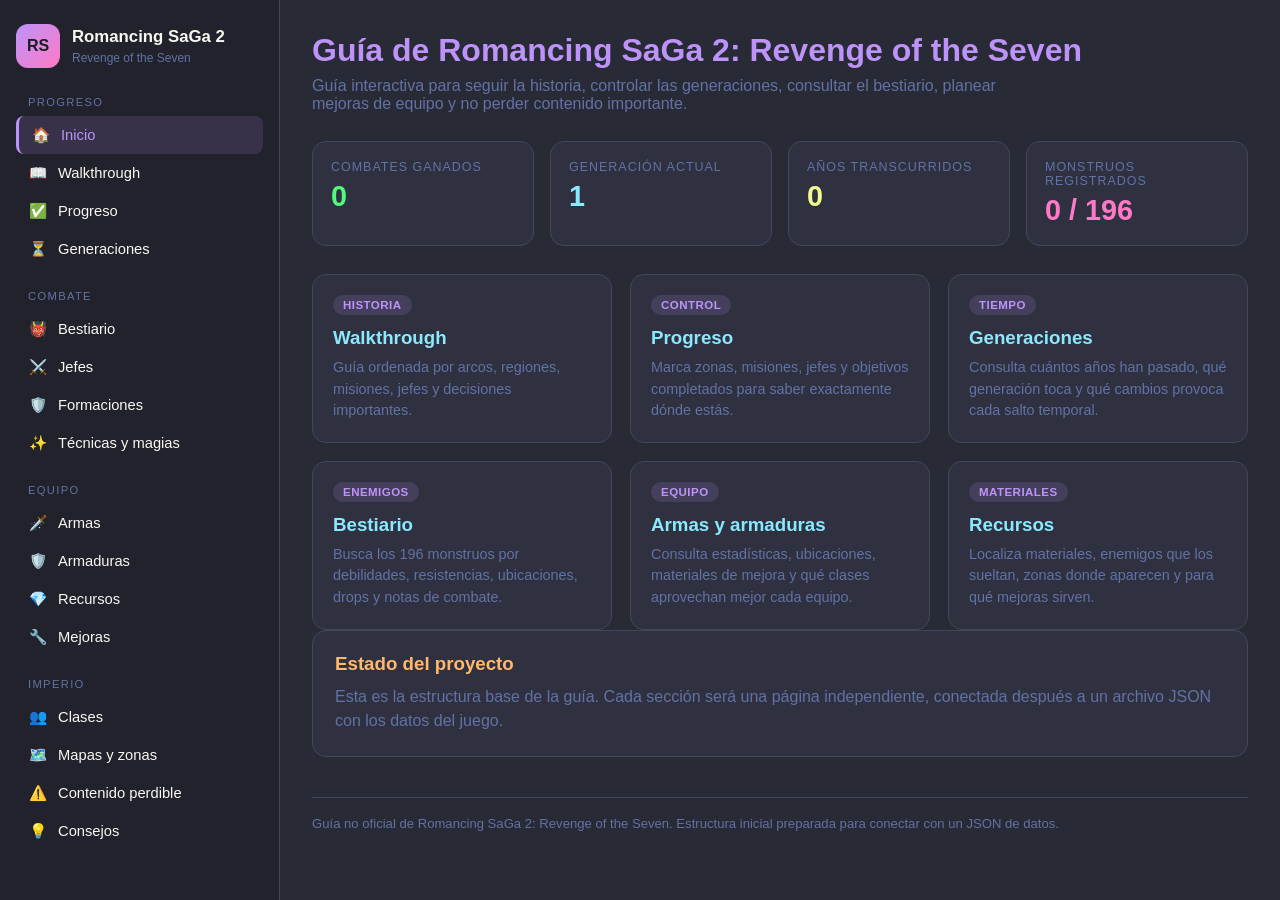
<file: index.html>
<!DOCTYPE html>
<html lang="es">
<head>
  <meta charset="UTF-8" />
  <meta name="viewport" content="width=device-width, initial-scale=1.0" />
  <title>Romancing SaGa 2: Revenge of the Seven — Guía</title>
  <link rel="stylesheet" href="CSS/styles.css" />
</head>

<body>
  <div class="layout">
    <aside class="sidebar">
      <div class="brand">
        <div class="brand-icon">RS</div>
        <div>
          <h1>Romancing SaGa 2</h1>
          <span>Revenge of the Seven</span>
        </div>
      </div>

      <nav>
        <div class="nav-group">
          <p class="nav-title">Progreso</p>
          <a class="nav-link active" href="index.html">
            <span class="nav-icon">🏠</span> Inicio
          </a>
          <a class="nav-link" href="walkthrough.html">
            <span class="nav-icon">📖</span> Walkthrough
          </a>
          <a class="nav-link" href="progreso.html">
            <span class="nav-icon">✅</span> Progreso
          </a>
          <a class="nav-link" href="generaciones.html">
            <span class="nav-icon">⏳</span> Generaciones
          </a>
        </div>

        <div class="nav-group">
          <p class="nav-title">Combate</p>
          <a class="nav-link" href="bestiario.html">
            <span class="nav-icon">👹</span> Bestiario
          </a>
          <a class="nav-link" href="jefes.html">
            <span class="nav-icon">⚔️</span> Jefes
          </a>
          <a class="nav-link" href="formaciones.html">
            <span class="nav-icon">🛡️</span> Formaciones
          </a>
          <a class="nav-link" href="tecnicas.html">
            <span class="nav-icon">✨</span> Técnicas y magias
          </a>
        </div>

        <div class="nav-group">
          <p class="nav-title">Equipo</p>
          <a class="nav-link" href="armas.html">
            <span class="nav-icon">🗡️</span> Armas
          </a>
          <a class="nav-link" href="armaduras.html">
            <span class="nav-icon">🛡️</span> Armaduras
          </a>
          <a class="nav-link" href="recursos.html">
            <span class="nav-icon">💎</span> Recursos
          </a>
          <a class="nav-link" href="mejoras.html">
            <span class="nav-icon">🔧</span> Mejoras
          </a>
        </div>

        <div class="nav-group">
          <p class="nav-title">Imperio</p>
          <a class="nav-link" href="clases.html">
            <span class="nav-icon">👥</span> Clases
          </a>
          <a class="nav-link" href="mapas.html">
            <span class="nav-icon">🗺️</span> Mapas y zonas
          </a>
          <a class="nav-link" href="perdible.html">
            <span class="nav-icon">⚠️</span> Contenido perdible
          </a>
          <a class="nav-link" href="consejos.html">
            <span class="nav-icon">💡</span> Consejos
          </a>
        </div>
      </nav>
    </aside>

    <main>
      <header class="page-header">
        <h2>Guía de Romancing SaGa 2: Revenge of the Seven</h2>
        <p>
          Guía interactiva para seguir la historia, controlar las generaciones,
          consultar el bestiario, planear mejoras de equipo y no perder contenido importante.
        </p>
      </header>

      <section class="stats">
        <div class="stat green">
          <div class="stat-label">Combates ganados</div>
          <div class="stat-value">0</div>
        </div>

        <div class="stat cyan">
          <div class="stat-label">Generación actual</div>
          <div class="stat-value">1</div>
        </div>

        <div class="stat yellow">
          <div class="stat-label">Años transcurridos</div>
          <div class="stat-value">0</div>
        </div>

        <div class="stat pink">
          <div class="stat-label">Monstruos registrados</div>
          <div class="stat-value">0 / 196</div>
        </div>
      </section>

      <section class="cards">
        <a class="card" href="walkthrough.html">
          <span class="card-tag">Historia</span>
          <h3>Walkthrough</h3>
          <p>
            Guía ordenada por arcos, regiones, misiones, jefes y decisiones importantes.
          </p>
        </a>

        <a class="card" href="progreso.html">
          <span class="card-tag">Control</span>
          <h3>Progreso</h3>
          <p>
            Marca zonas, misiones, jefes y objetivos completados para saber exactamente dónde estás.
          </p>
        </a>

        <a class="card" href="generaciones.html">
          <span class="card-tag">Tiempo</span>
          <h3>Generaciones</h3>
          <p>
            Consulta cuántos años han pasado, qué generación toca y qué cambios provoca cada salto temporal.
          </p>
        </a>

        <a class="card" href="bestiario.html">
          <span class="card-tag">Enemigos</span>
          <h3>Bestiario</h3>
          <p>
            Busca los 196 monstruos por debilidades, resistencias, ubicaciones, drops y notas de combate.
          </p>
        </a>

        <a class="card" href="armas.html">
          <span class="card-tag">Equipo</span>
          <h3>Armas y armaduras</h3>
          <p>
            Consulta estadísticas, ubicaciones, materiales de mejora y qué clases aprovechan mejor cada equipo.
          </p>
        </a>

        <a class="card" href="recursos.html">
          <span class="card-tag">Materiales</span>
          <h3>Recursos</h3>
          <p>
            Localiza materiales, enemigos que los sueltan, zonas donde aparecen y para qué mejoras sirven.
          </p>
        </a>
      </section>

      <section class="section">
        <h3>Estado del proyecto</h3>
        <p>
          Esta es la estructura base de la guía. Cada sección será una página independiente,
          conectada después a un archivo JSON con los datos del juego.
        </p>
      </section>

      <footer class="footer">
        Guía no oficial de Romancing SaGa 2: Revenge of the Seven. Estructura inicial preparada para conectar con un JSON de datos.
      </footer>
    </main>
  </div>
</body>
</html>
</file>
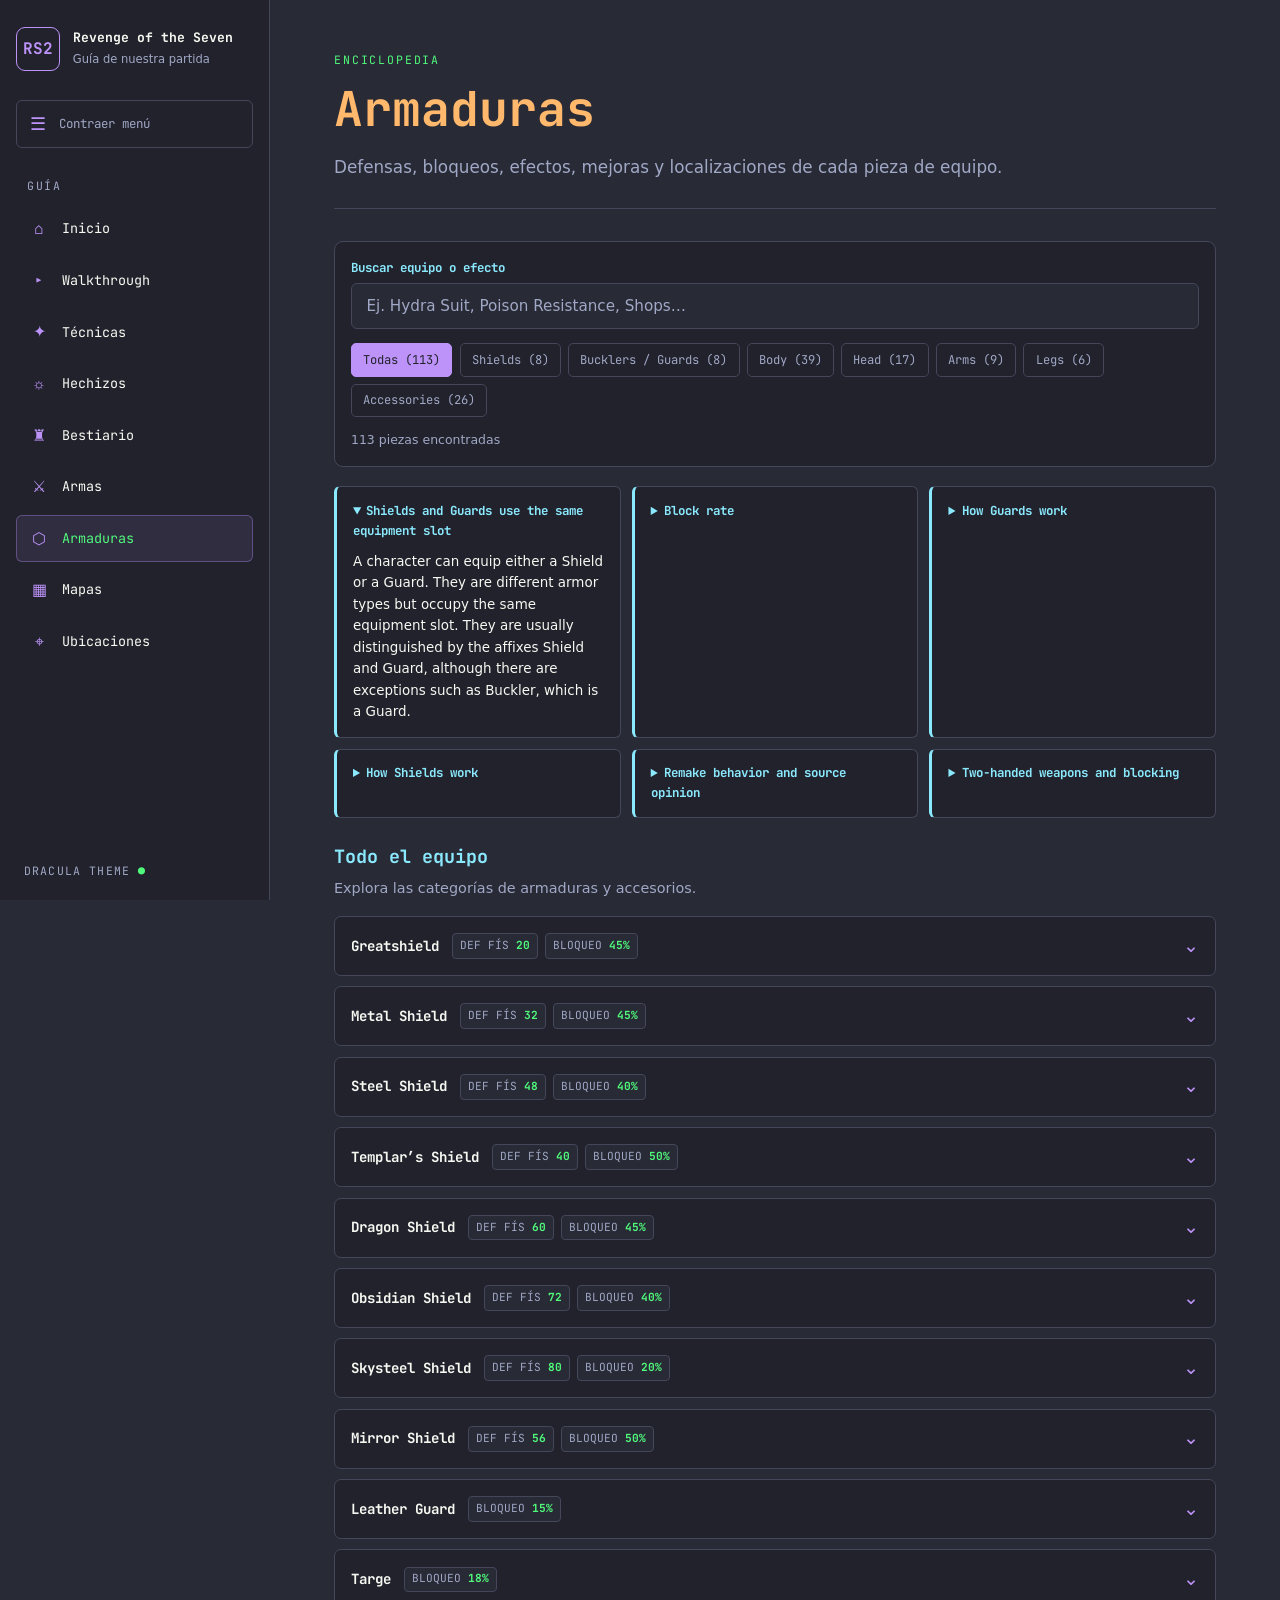
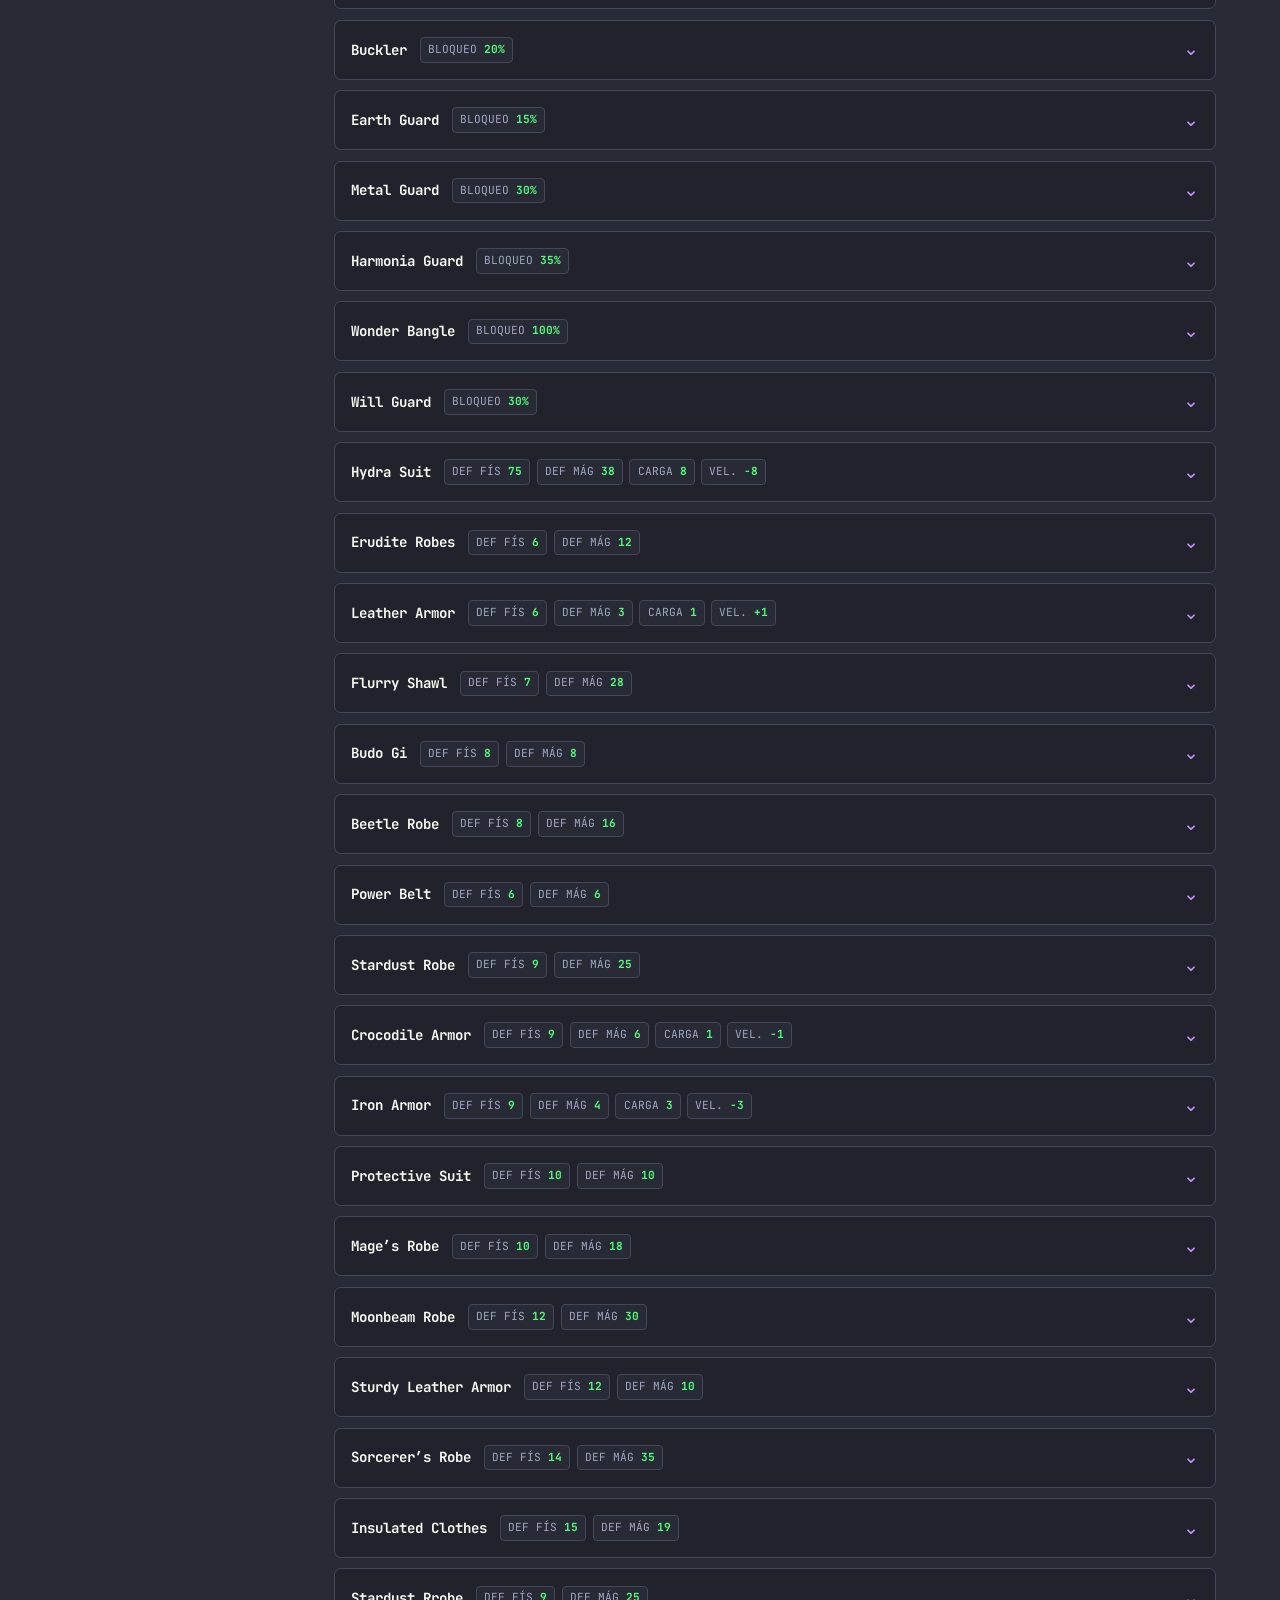
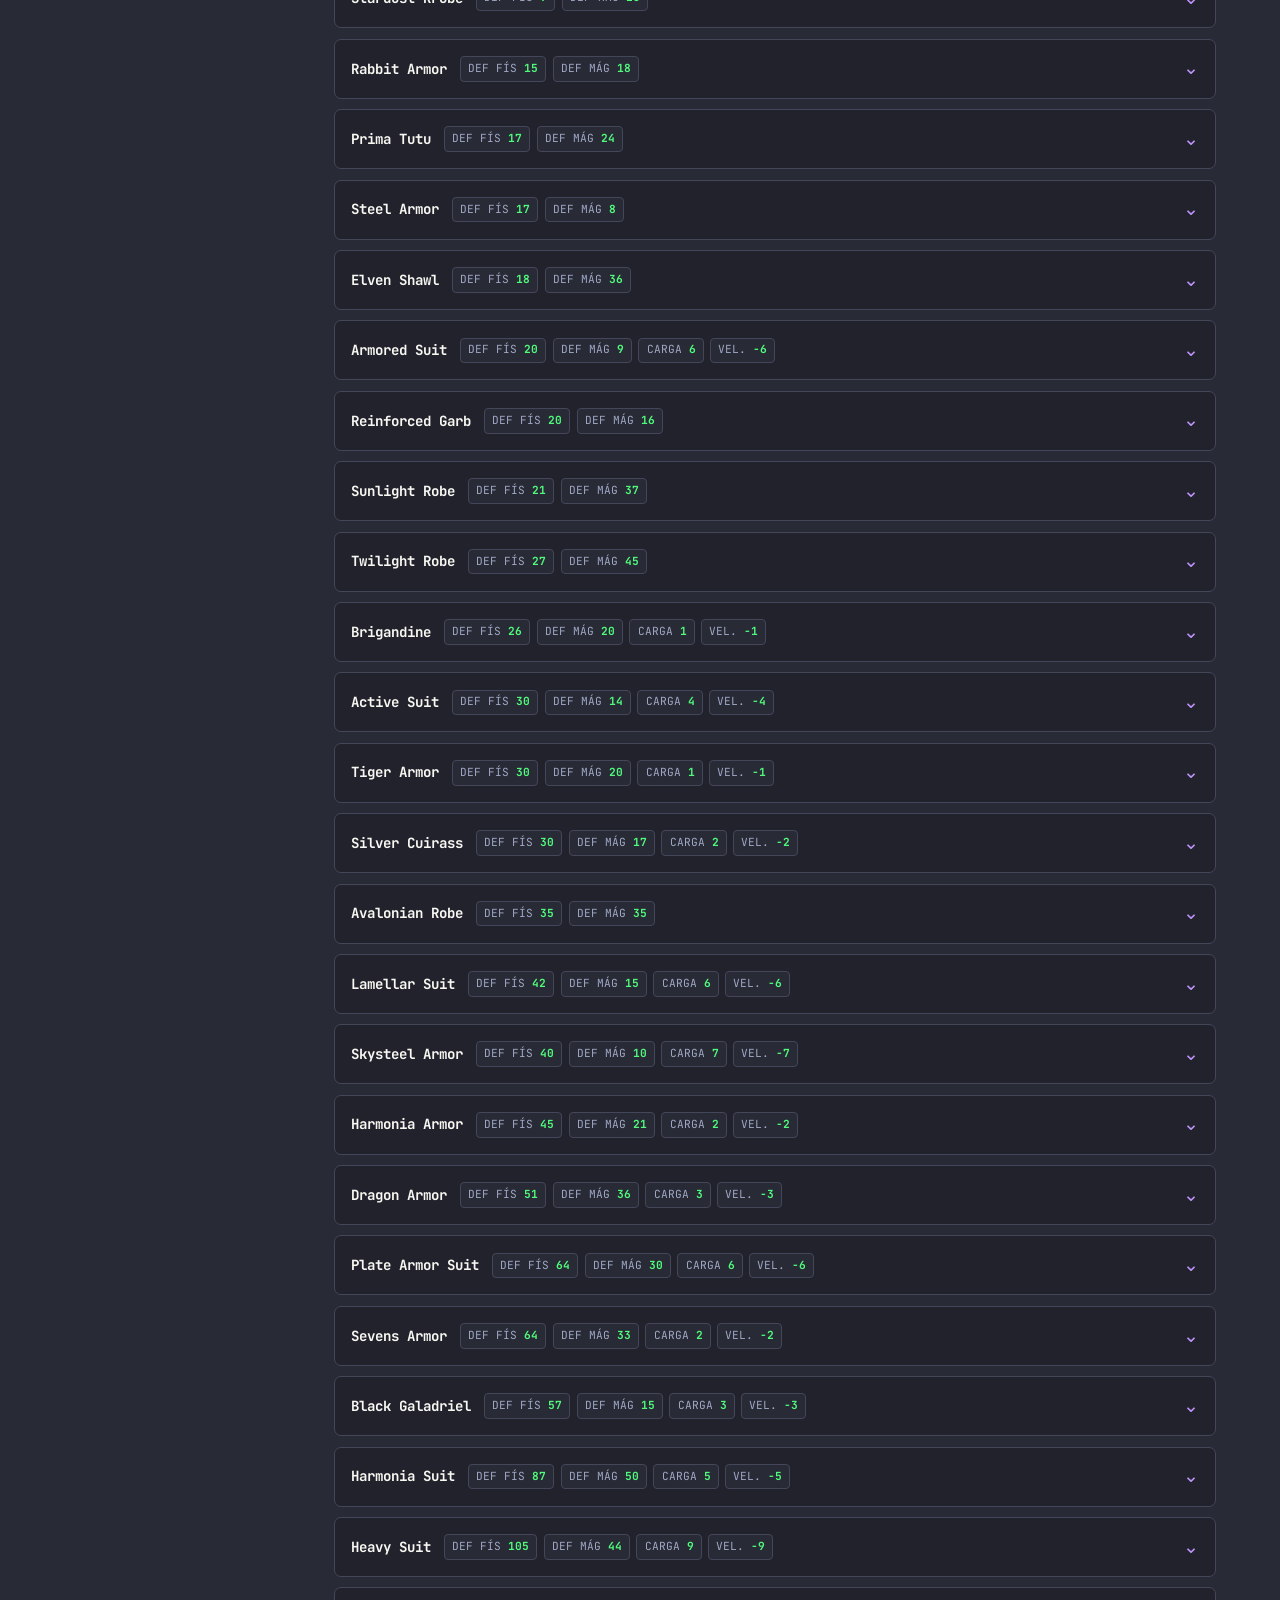
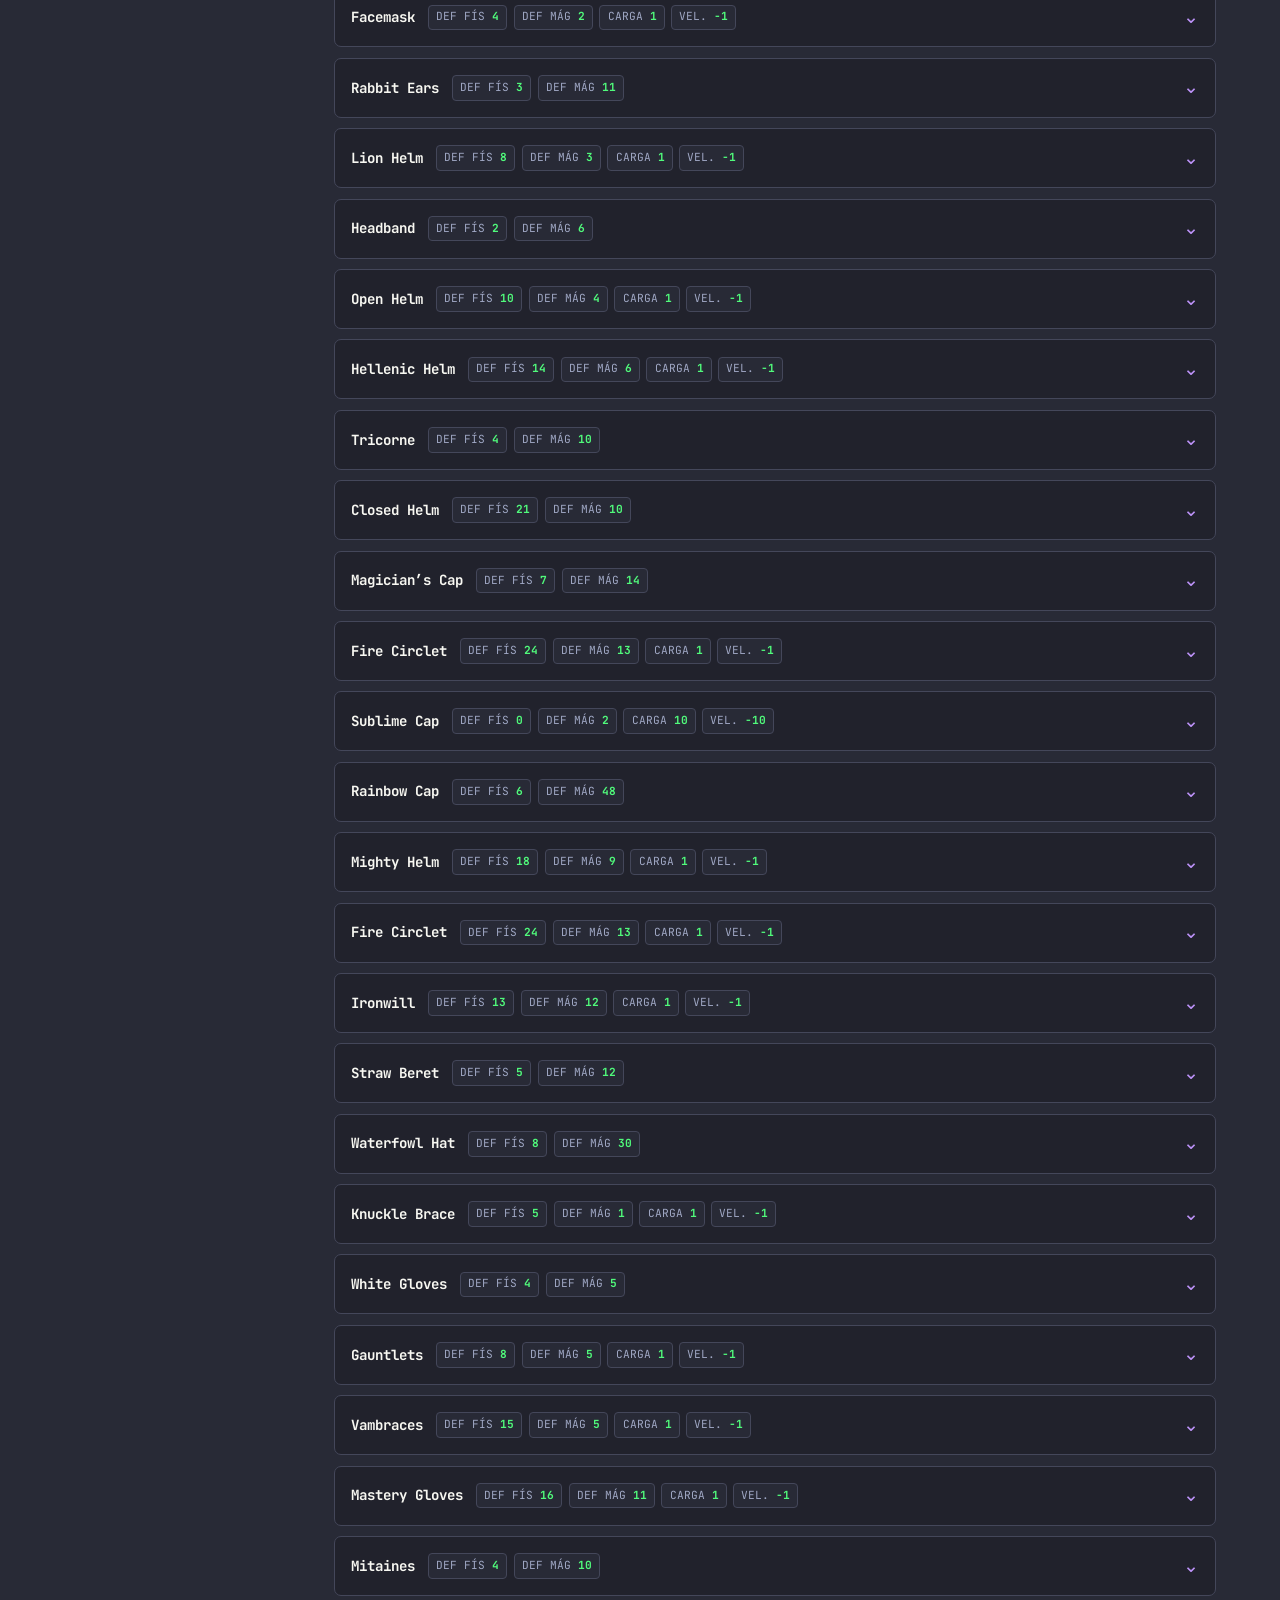
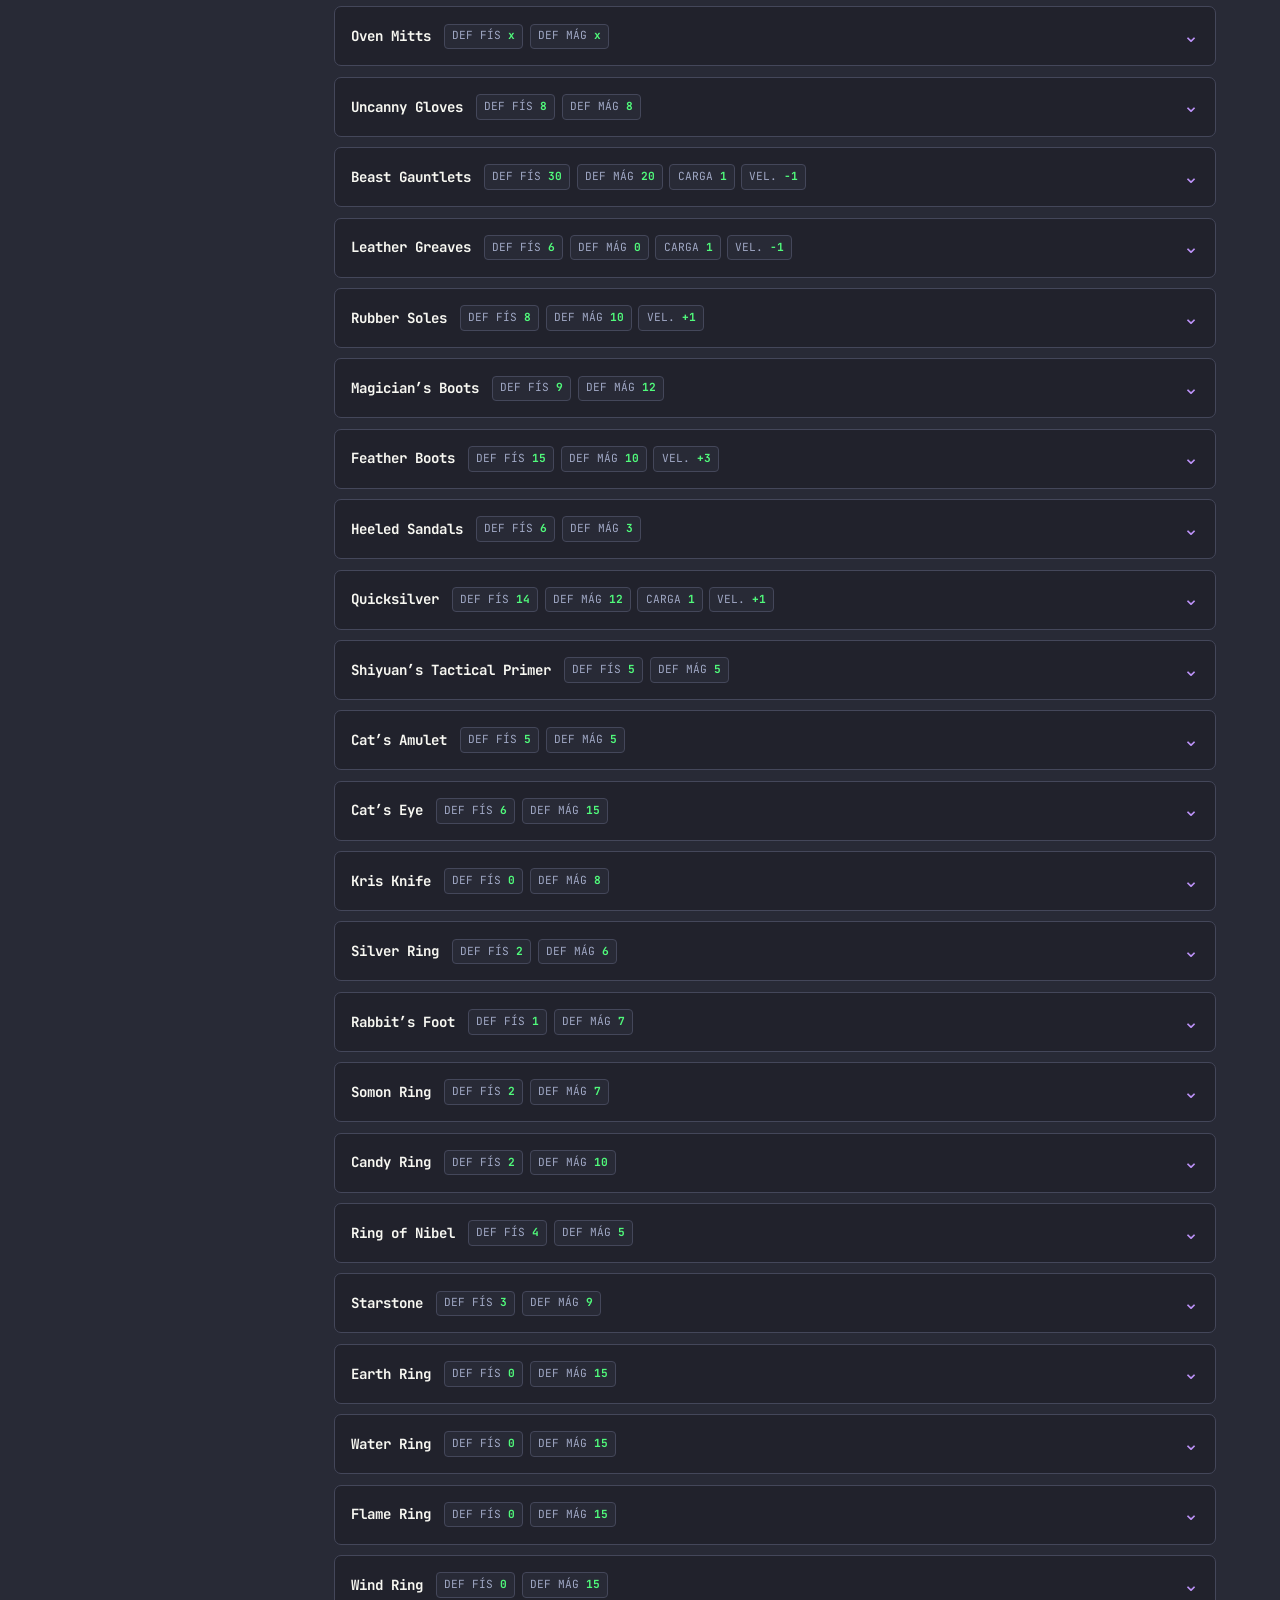
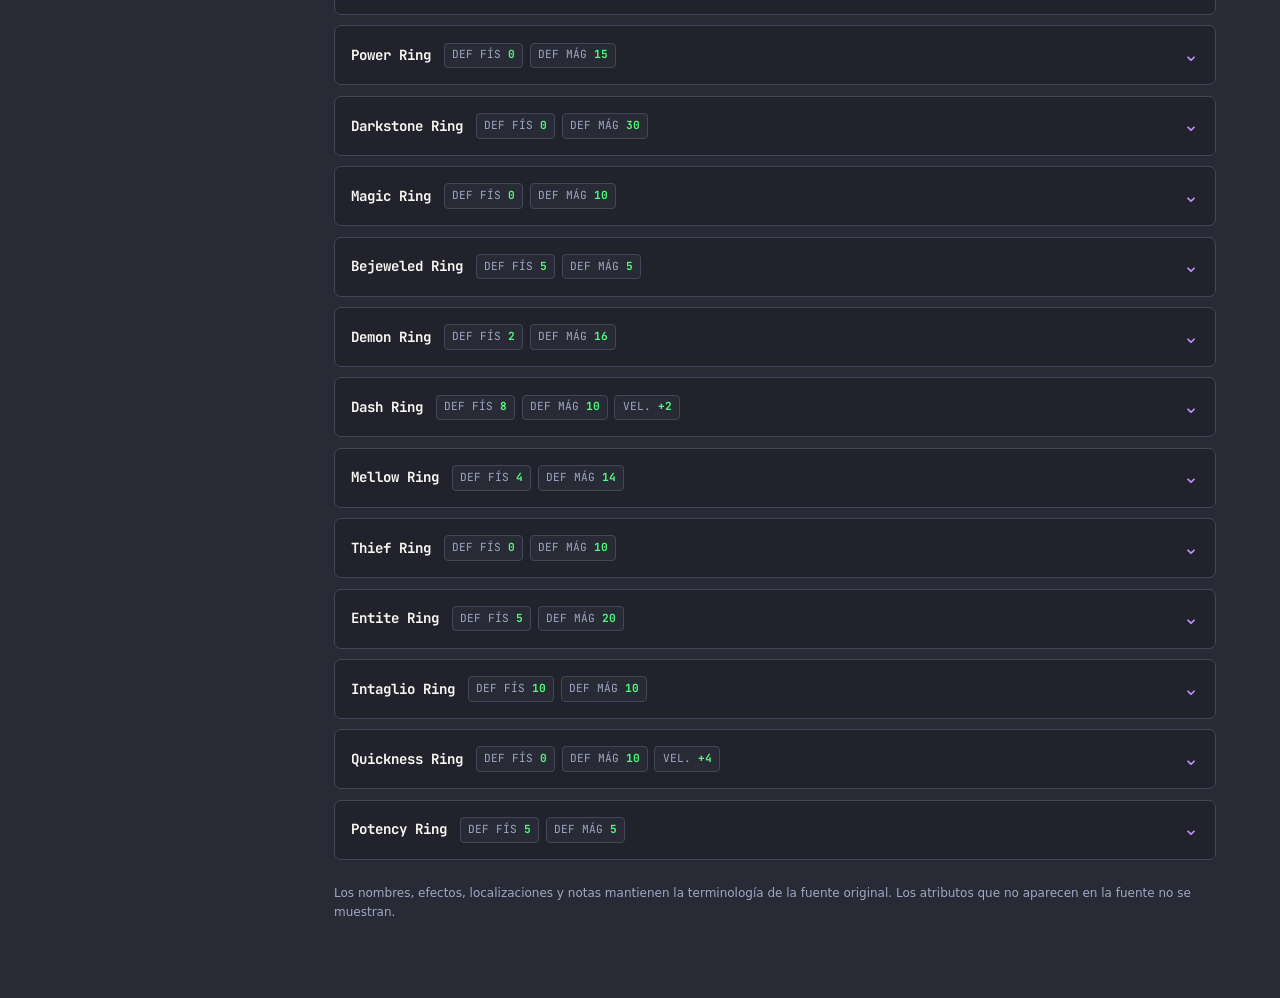
<file: armaduras.html>
<!DOCTYPE html>
<html lang="es">
<head>
  <meta charset="UTF-8">
  <meta name="viewport" content="width=device-width, initial-scale=1">
  <meta name="theme-color" content="#282a36">
  <meta name="description" content="Enciclopedia de armaduras de Romancing SaGa 2: Revenge of the Seven.">
  <title>Armaduras — Romancing SaGa 2: Revenge of the Seven</title>

  <link rel="preconnect" href="https://fonts.googleapis.com">
  <link rel="preconnect" href="https://fonts.gstatic.com" crossorigin>
  <link href="https://fonts.googleapis.com/css2?family=JetBrains+Mono:wght@400;700&display=swap" rel="stylesheet">
  <link rel="stylesheet" href="CSS/style.css">
  <link rel="stylesheet" href="CSS/armaduras.css">
  <script src="JavaScript/armaduras.js" defer></script>
  <script src="JavaScript/menu.js" defer></script>
</head>
<body>
  <input class="menu-toggle" type="checkbox" id="menu-toggle" aria-controls="site-nav" aria-label="Mostrar u ocultar el menú">

  <label class="mobile-menu-button" for="menu-toggle" aria-label="Abrir o cerrar el menú">
    ☰ MENÚ
  </label>

  <aside class="sidebar" aria-label="Menú principal">
    <a class="sidebar-brand" href="index.html">
      <span class="brand-mark">RS2</span>
      <span class="brand-copy">
        <strong>Revenge of the Seven</strong>
        <small>Guía de nuestra partida</small>
      </span>
    </a>

    <label class="sidebar-toggle" for="menu-toggle">
      <span class="toggle-icon" aria-hidden="true">☰</span>
      <span class="toggle-text">Contraer menú</span>
    </label>

    <nav class="site-nav" id="site-nav" aria-label="Secciones de la guía">
      <span class="nav-heading">GUÍA</span>
      <ul>
        <li><a href="index.html"><span class="nav-symbol" aria-hidden="true">⌂</span><span class="nav-label">Inicio</span></a></li>
        <li><a href="walkthrough.html"><span class="nav-symbol" aria-hidden="true">▸</span><span class="nav-label">Walkthrough</span></a></li>
        <li><a href="tecnicas.html"><span class="nav-symbol" aria-hidden="true">✦</span><span class="nav-label">Técnicas</span></a></li>
        <li><a href="hechizos.html"><span class="nav-symbol" aria-hidden="true">☼</span><span class="nav-label">Hechizos</span></a></li>
        <li><a href="bestiario.html"><span class="nav-symbol" aria-hidden="true">♜</span><span class="nav-label">Bestiario</span></a></li>
        <li><a href="armas.html"><span class="nav-symbol" aria-hidden="true">⚔</span><span class="nav-label">Armas</span></a></li>
        <li><a href="armaduras.html" aria-current="page"><span class="nav-symbol" aria-hidden="true">⬡</span><span class="nav-label">Armaduras</span></a></li>
        <li><a href="mapas.html"><span class="nav-symbol" aria-hidden="true">▦</span><span class="nav-label">Mapas</span></a></li>
        <li><a href="ubicaciones.html"><span class="nav-symbol" aria-hidden="true">⌖</span><span class="nav-label">Ubicaciones</span></a></li>
      </ul>
    </nav>

    <div class="sidebar-footer">DRACULA THEME <span>●</span></div>
  </aside>

  <label class="menu-backdrop" for="menu-toggle" aria-hidden="true"></label>

  <main class="page-content">
    <header class="page-header">
      <p class="eyebrow">ENCICLOPEDIA</p>
      <h1 class="site-title">Armaduras</h1>
      <p class="site-subtitle">Defensas, bloqueos, efectos, mejoras y localizaciones de cada pieza de equipo.</p>
    </header>

    <section class="armor-tools" aria-label="Buscar y filtrar armaduras">
      <label class="search-label" for="armor-search">Buscar equipo o efecto</label>
      <input id="armor-search" class="armor-search" type="search" placeholder="Ej. Hydra Suit, Poison Resistance, Shops…" autocomplete="off">

      <div class="category-tabs" id="category-tabs" role="group" aria-label="Categorías de armaduras">
        <span class="loading-message">Cargando categorías…</span>
      </div>

      <div class="results-line">
        <span id="results-count" aria-live="polite">Cargando armaduras…</span>
        <button id="clear-search" class="text-button" type="button" hidden>Limpiar búsqueda</button>
      </div>
    </section>

    <section class="general-notes" id="general-notes" aria-label="Información sobre bloqueos"></section>
    <section class="category-intro" id="category-intro" aria-live="polite"></section>

    <section class="armor-list" id="armor-list" aria-label="Listado de armaduras">
      <div class="loading-panel">Cargando el archivo de armaduras…</div>
    </section>

    <p class="data-footnote">Los nombres, efectos, localizaciones y notas mantienen la terminología de la fuente original. Los atributos que no aparecen en la fuente no se muestran.</p>
  </main>
</body>
</html>
</file>
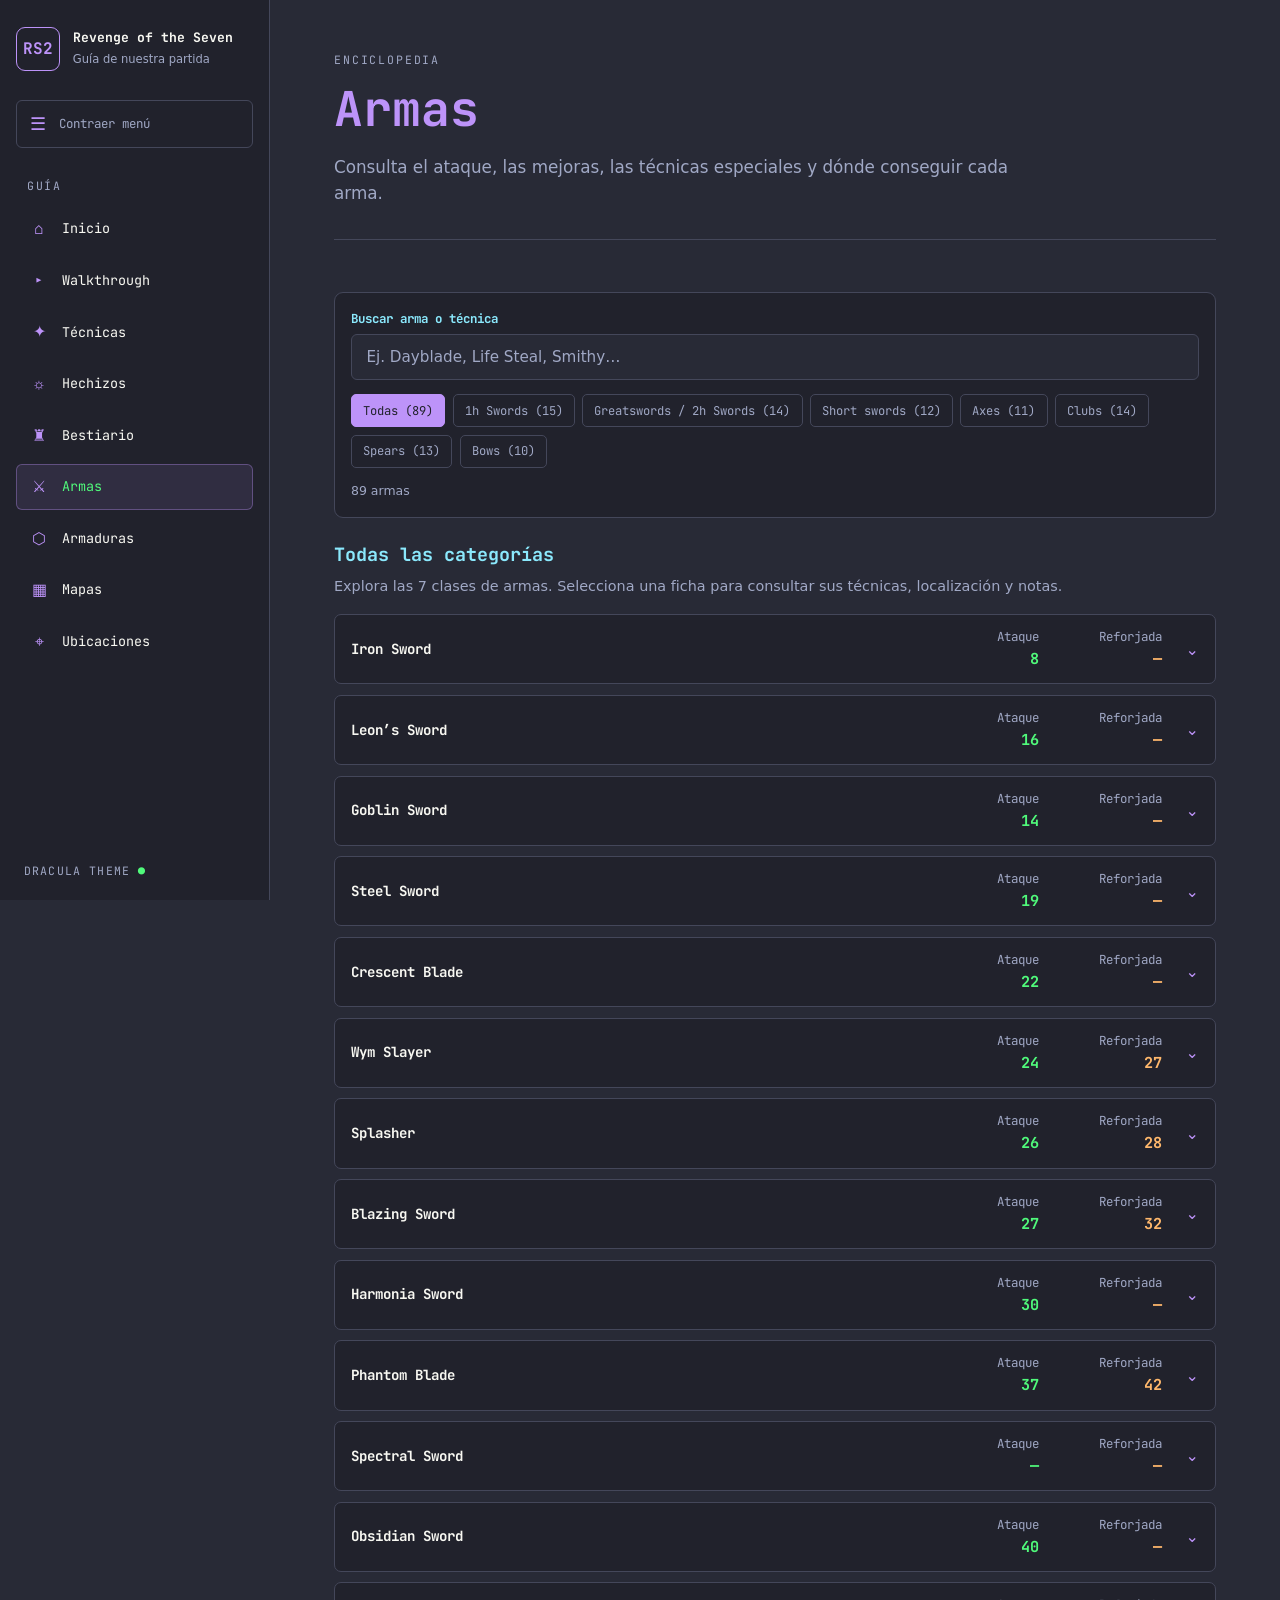
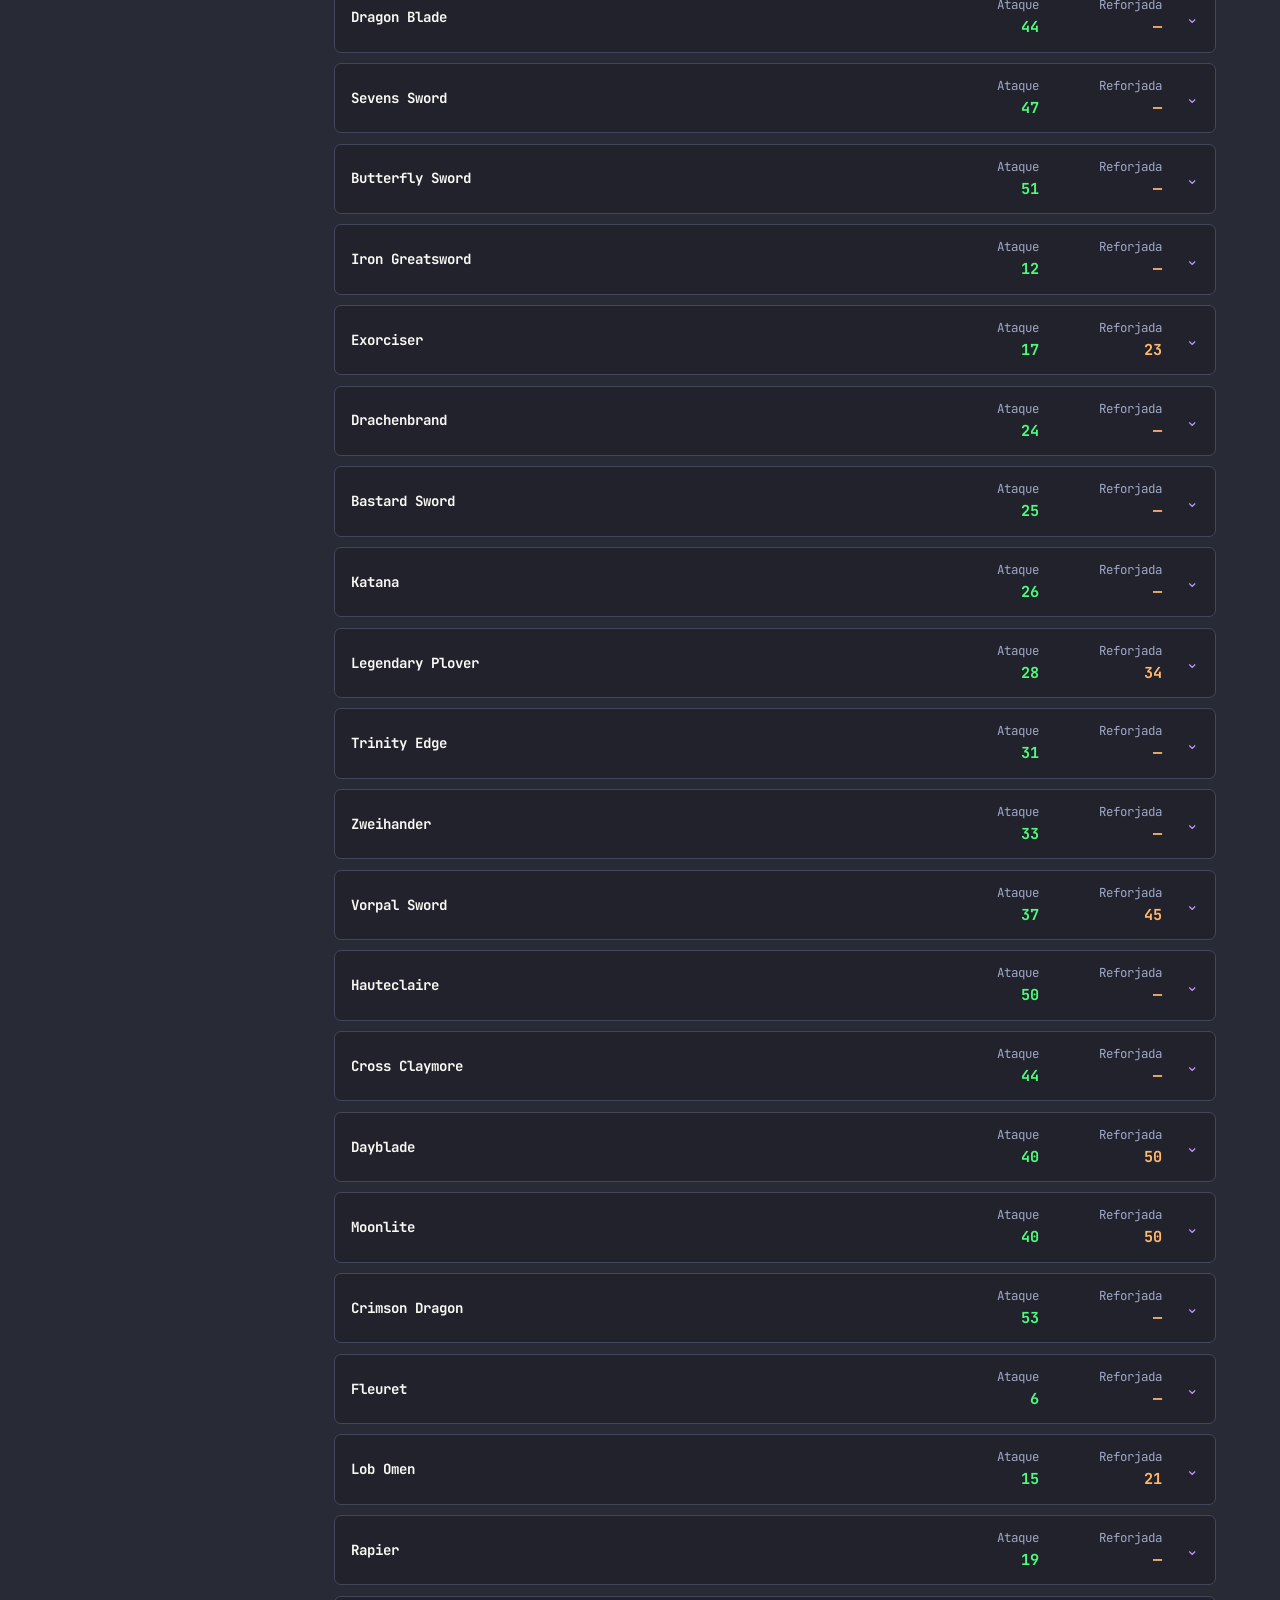
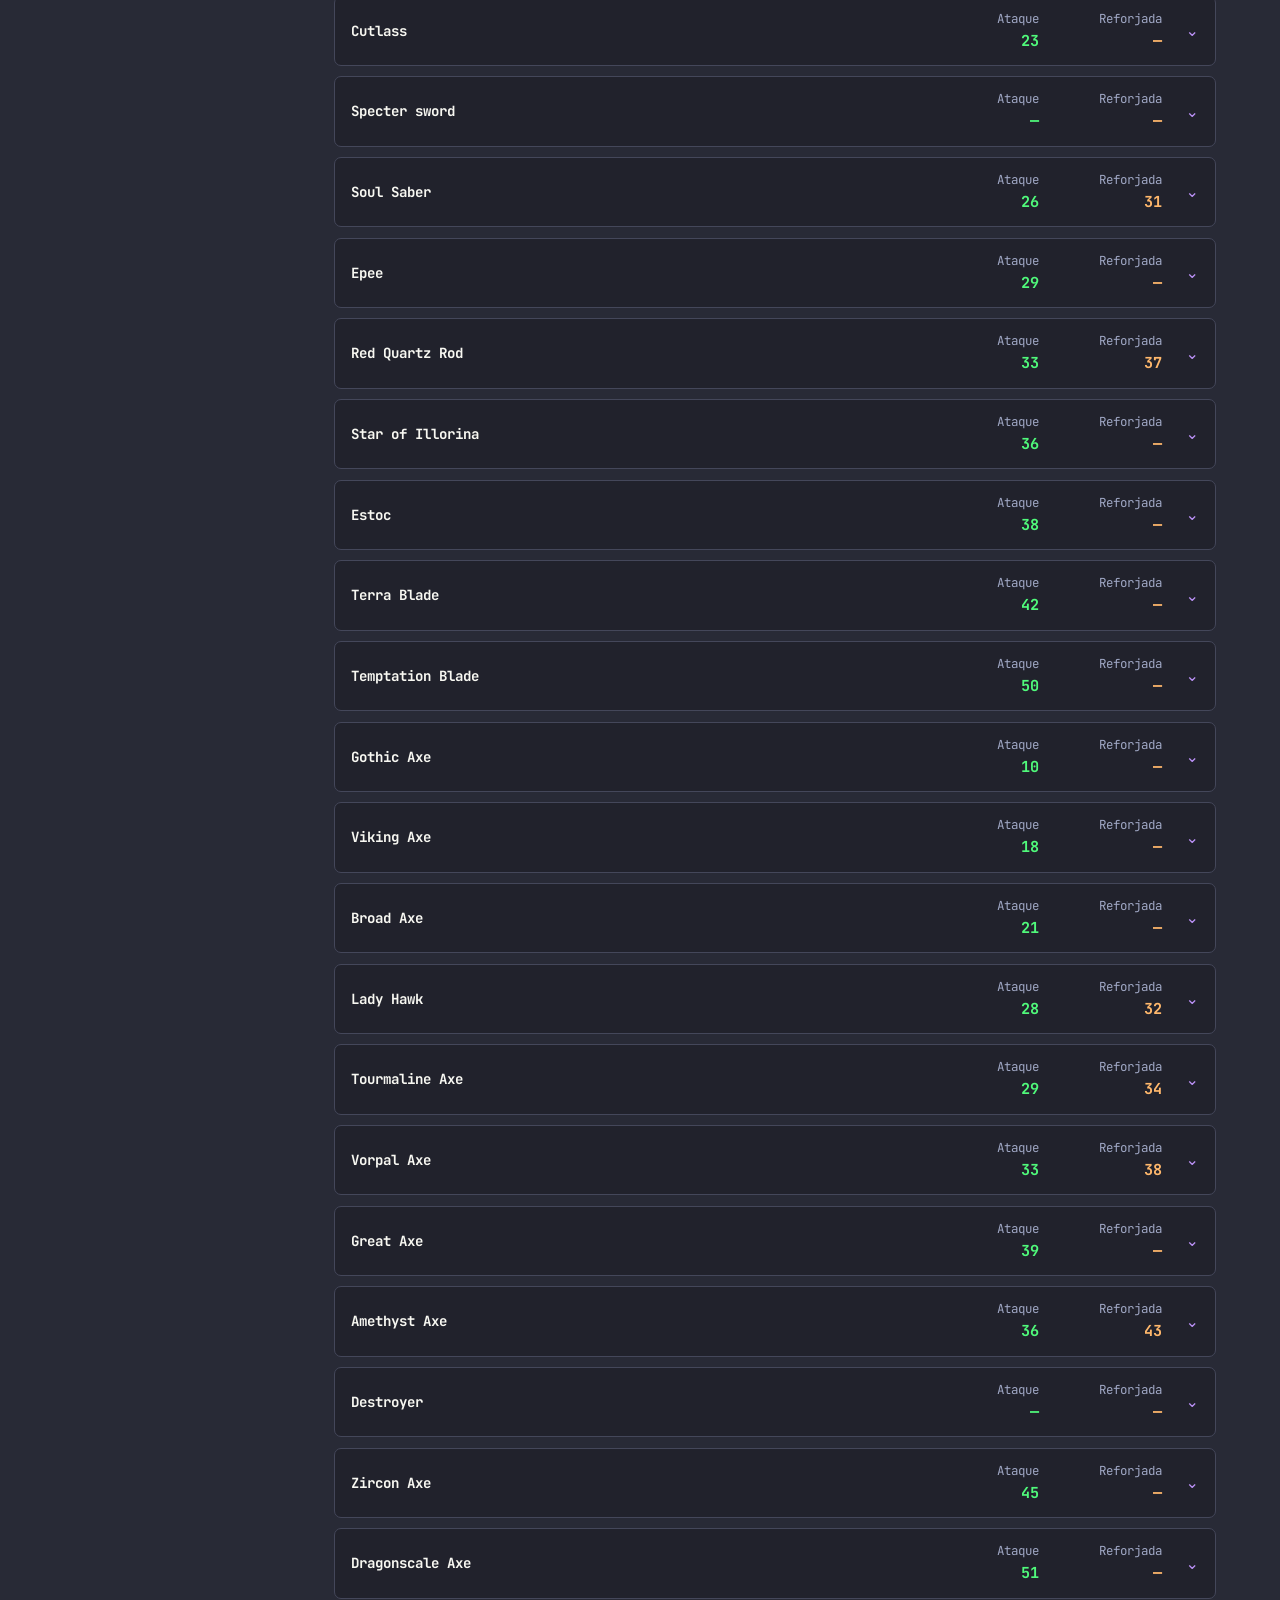
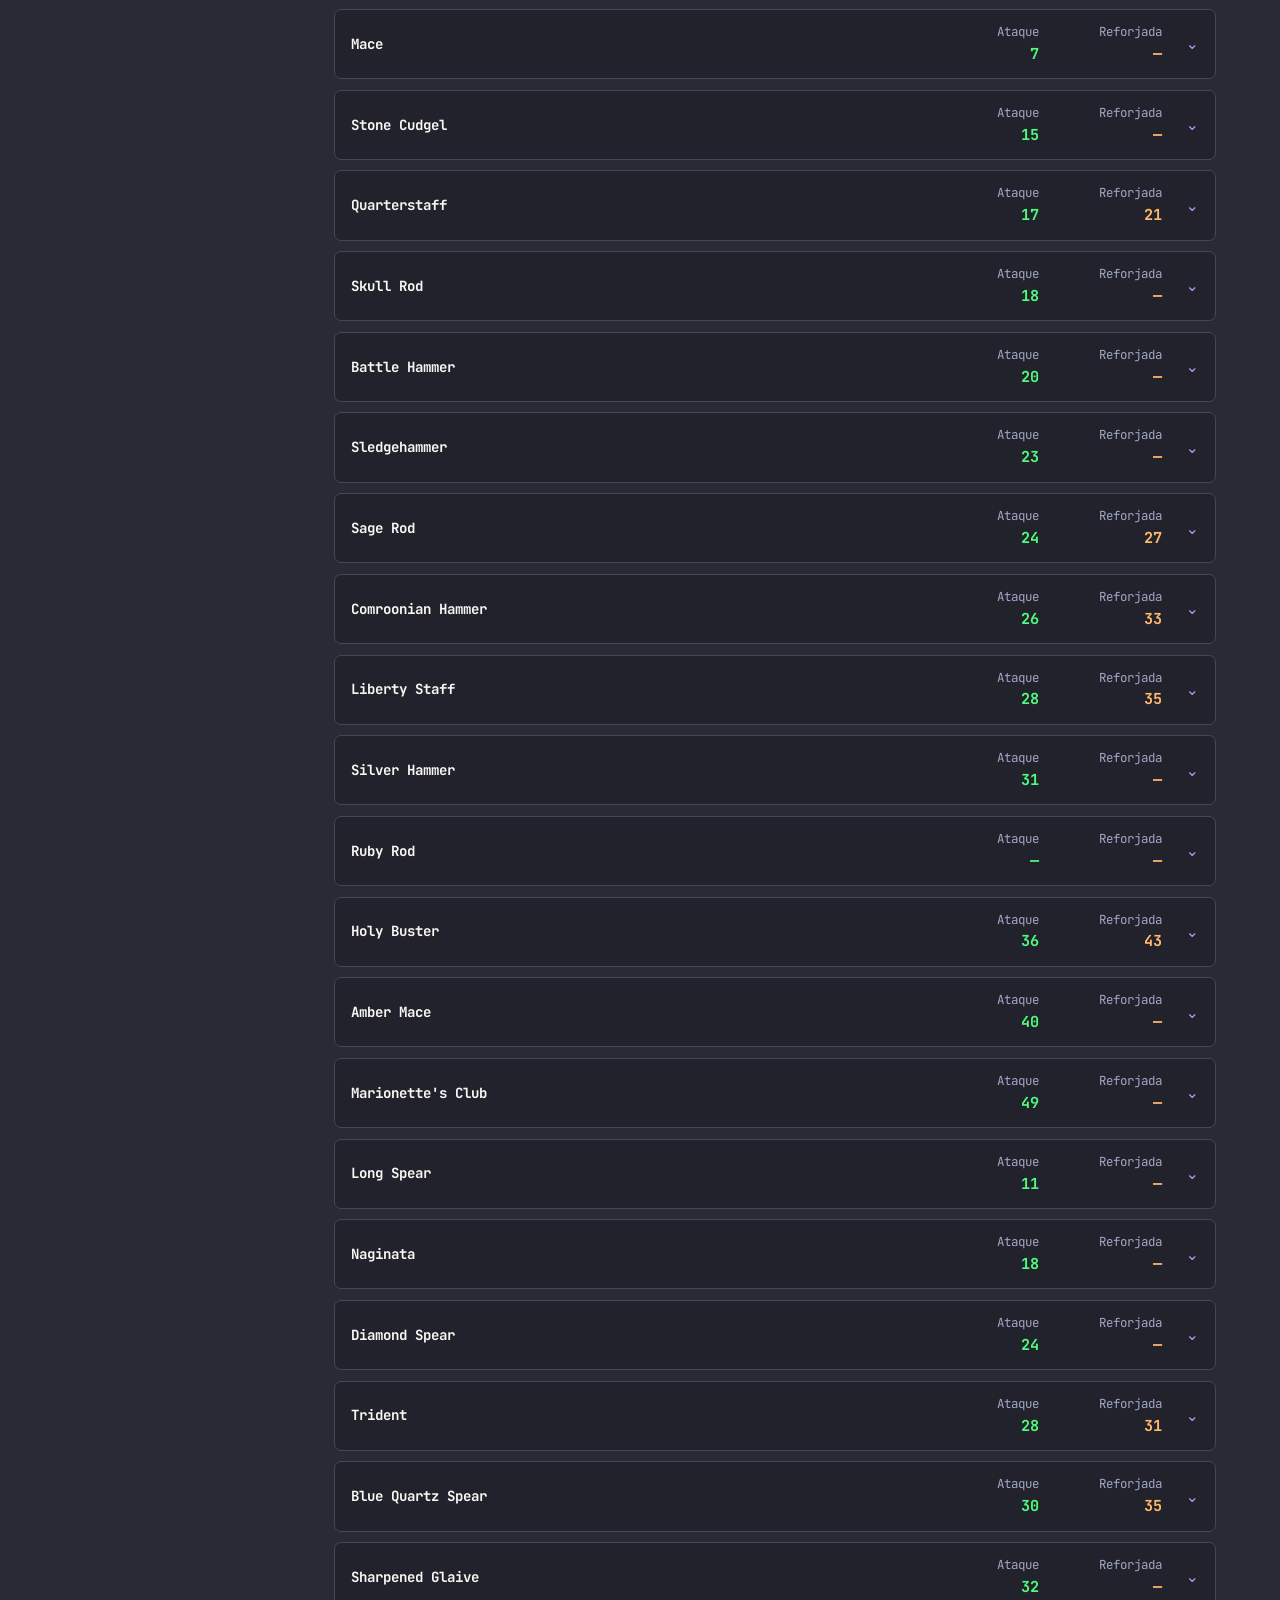
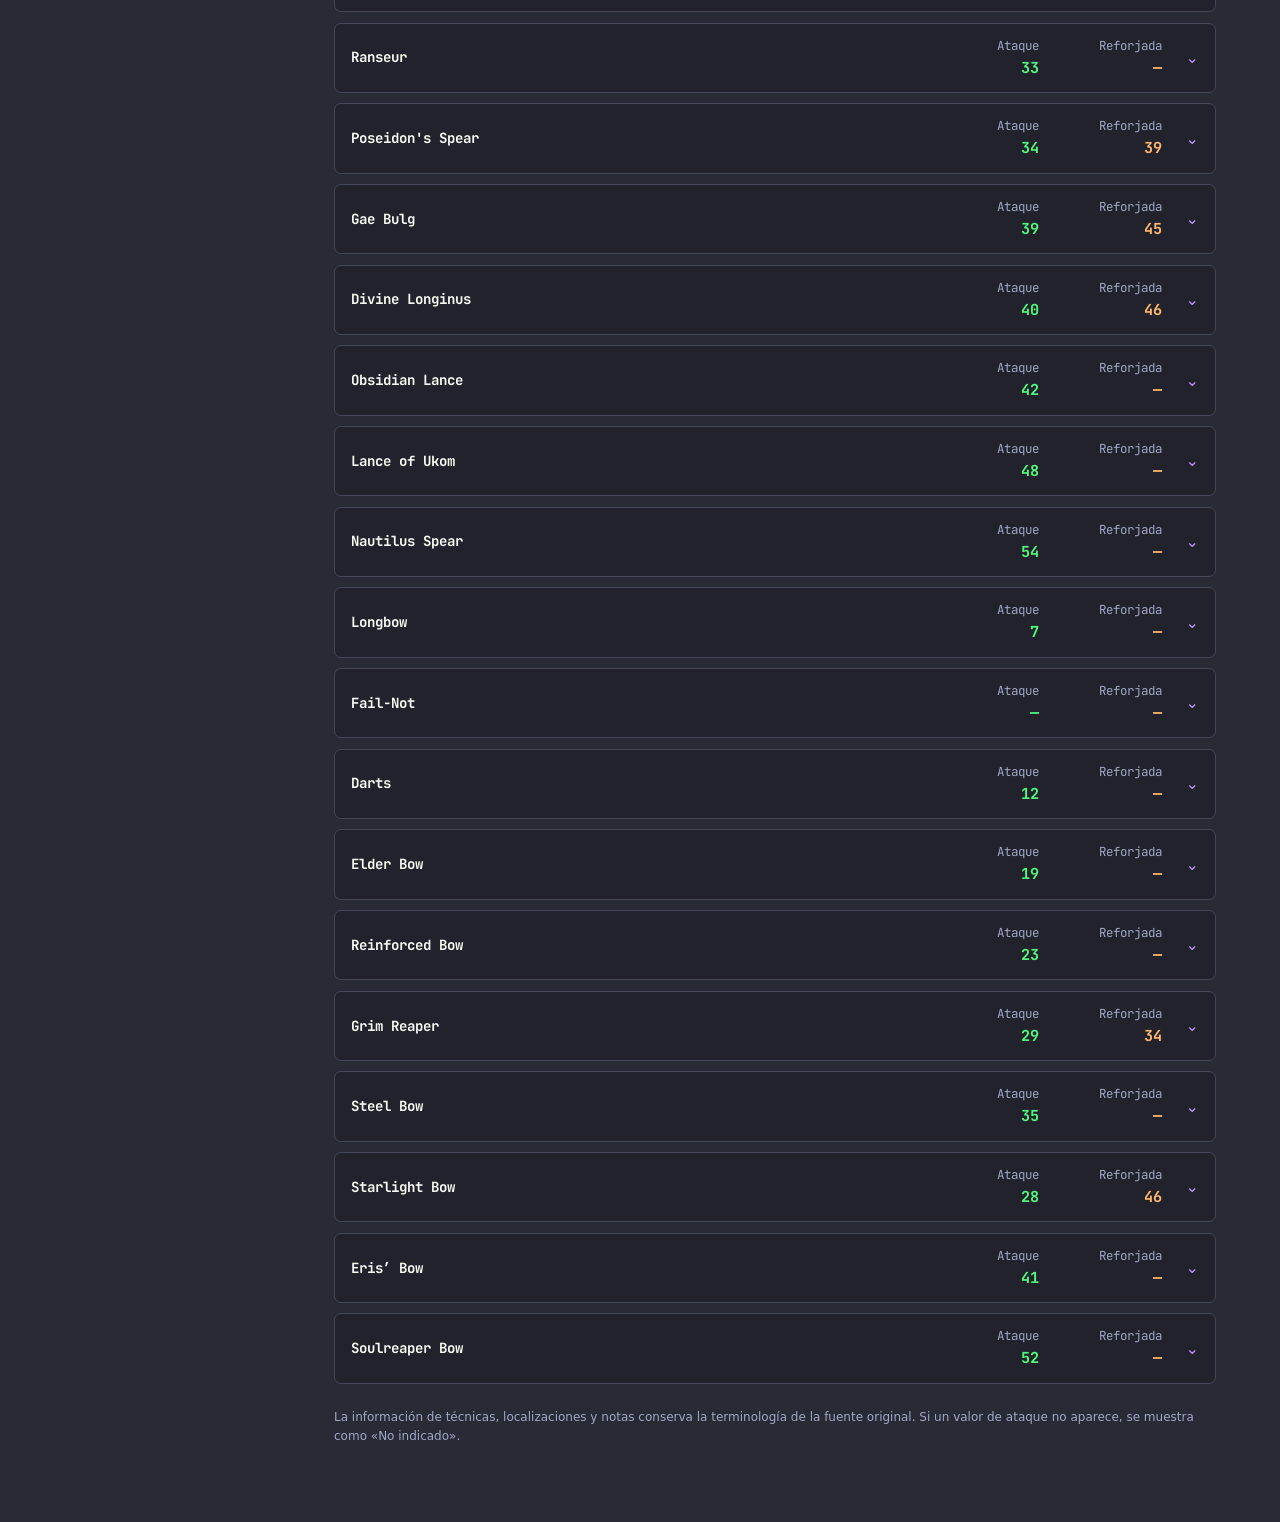
<file: armas.html>
<!DOCTYPE html>
<html lang="es">
<head>
  <meta charset="UTF-8">
  <meta name="viewport" content="width=device-width, initial-scale=1">
  <meta name="theme-color" content="#282a36">
  <meta name="description" content="Enciclopedia de armas de Romancing SaGa 2: Revenge of the Seven.">
  <title>Armas — Romancing SaGa 2: Revenge of the Seven</title>

  <link rel="preconnect" href="https://fonts.googleapis.com">
  <link rel="preconnect" href="https://fonts.gstatic.com" crossorigin>
  <link href="https://fonts.googleapis.com/css2?family=JetBrains+Mono:wght@400;700&display=swap" rel="stylesheet">
  <link rel="stylesheet" href="CSS/style.css">
  <link rel="stylesheet" href="CSS/armas.css">
  <script src="JavaScript/armas.js" defer></script>
  <script src="JavaScript/menu.js" defer></script>
</head>
<body>
  <input class="menu-toggle" type="checkbox" id="menu-toggle" aria-controls="site-nav" aria-label="Mostrar u ocultar el menú">

  <label class="mobile-menu-button" for="menu-toggle" aria-label="Abrir o cerrar el menú">
    ☰ MENÚ
  </label>

  <aside class="sidebar" aria-label="Menú principal">
    <a class="sidebar-brand" href="index.html">
      <span class="brand-mark">RS2</span>
      <span class="brand-copy">
        <strong>Revenge of the Seven</strong>
        <small>Guía de nuestra partida</small>
      </span>
    </a>

    <label class="sidebar-toggle" for="menu-toggle">
      <span class="toggle-icon" aria-hidden="true">☰</span>
      <span class="toggle-text">Contraer menú</span>
    </label>

    <nav class="site-nav" id="site-nav" aria-label="Secciones de la guía">
      <span class="nav-heading">GUÍA</span>
      <ul>
        <li><a href="index.html"><span class="nav-symbol" aria-hidden="true">⌂</span><span class="nav-label">Inicio</span></a></li>
        <li><a href="walkthrough.html"><span class="nav-symbol" aria-hidden="true">▸</span><span class="nav-label">Walkthrough</span></a></li>
        <li><a href="tecnicas.html"><span class="nav-symbol" aria-hidden="true">✦</span><span class="nav-label">Técnicas</span></a></li>
        <li><a href="hechizos.html"><span class="nav-symbol" aria-hidden="true">☼</span><span class="nav-label">Hechizos</span></a></li>
        <li><a href="bestiario.html"><span class="nav-symbol" aria-hidden="true">♜</span><span class="nav-label">Bestiario</span></a></li>
        <li><a href="armas.html" aria-current="page"><span class="nav-symbol" aria-hidden="true">⚔</span><span class="nav-label">Armas</span></a></li>
        <li><a href="armaduras.html"><span class="nav-symbol" aria-hidden="true">⬡</span><span class="nav-label">Armaduras</span></a></li>
        <li><a href="mapas.html"><span class="nav-symbol" aria-hidden="true">▦</span><span class="nav-label">Mapas</span></a></li>
        <li><a href="ubicaciones.html"><span class="nav-symbol" aria-hidden="true">⌖</span><span class="nav-label">Ubicaciones</span></a></li>
      </ul>
    </nav>

    <div class="sidebar-footer">DRACULA THEME <span>●</span></div>
  </aside>

  <label class="menu-backdrop" for="menu-toggle" aria-hidden="true"></label>

  <main class="page-content">
    <header class="page-header">
      <p class="eyebrow">ENCICLOPEDIA</p>
      <h1 class="site-title">Armas</h1>
      <p class="site-subtitle">Consulta el ataque, las mejoras, las técnicas especiales y dónde conseguir cada arma.</p>
    </header>

    <section class="weapons-tools" aria-label="Buscar y filtrar armas">
      <label class="search-label" for="weapon-search">Buscar arma o técnica</label>
      <input id="weapon-search" class="weapon-search" type="search" placeholder="Ej. Dayblade, Life Steal, Smithy…" autocomplete="off">

      <div class="category-tabs" id="category-tabs" role="group" aria-label="Categorías de armas">
        <span class="loading-message">Cargando categorías…</span>
      </div>

      <div class="results-line">
        <span id="results-count" aria-live="polite">Cargando armas…</span>
        <button id="clear-search" class="text-button" type="button" hidden>Limpiar búsqueda</button>
      </div>
    </section>

    <section class="category-intro" id="category-intro" aria-live="polite"></section>

    <section class="weapon-list" id="weapon-list" aria-label="Listado de armas">
      <div class="loading-panel">Cargando el archivo de armas…</div>
    </section>

    <p class="data-footnote">La información de técnicas, localizaciones y notas conserva la terminología de la fuente original. Si un valor de ataque no aparece, se muestra como «No indicado».</p>
  </main>
</body>
</html>
</file>
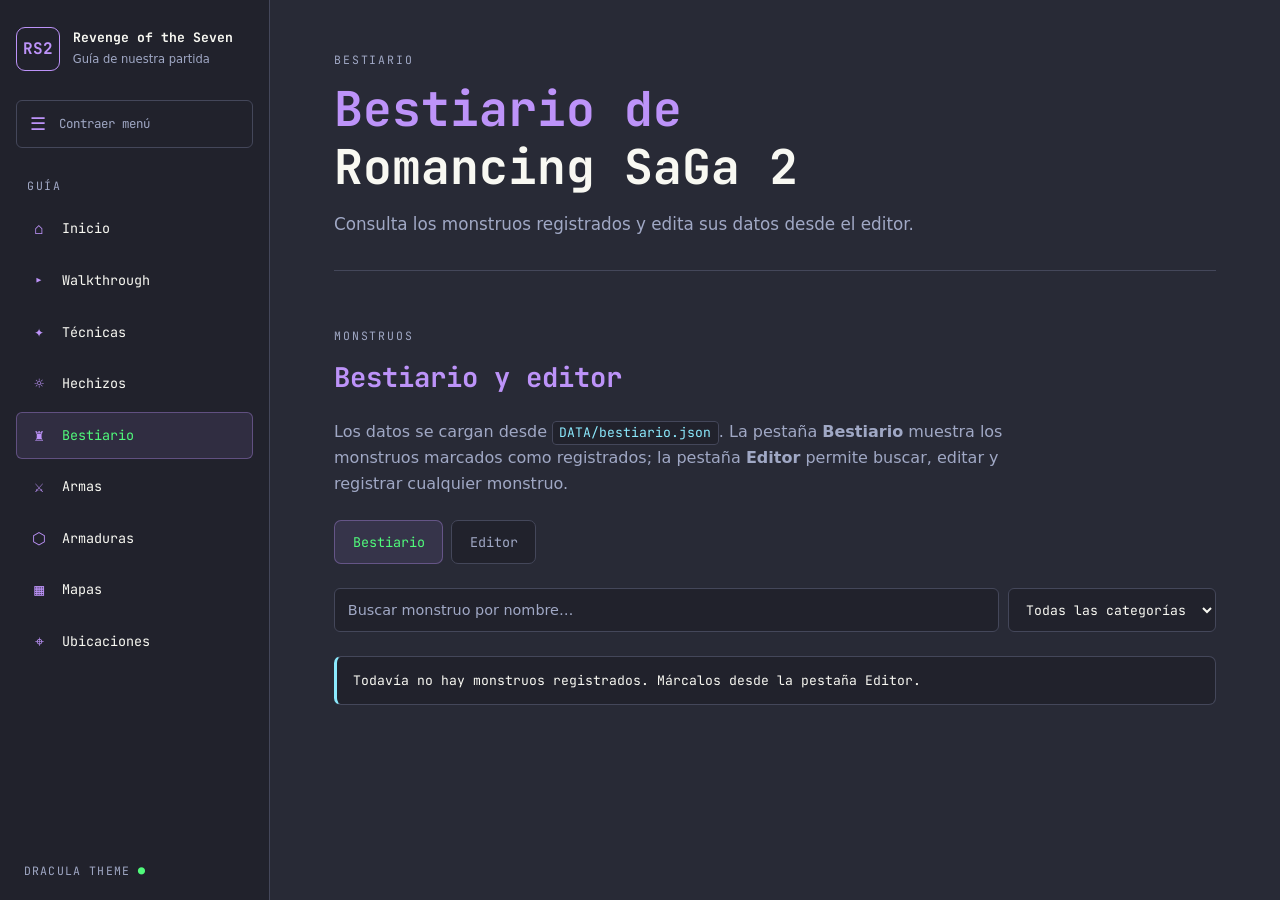
<file: bestiario.html>
<!DOCTYPE html>
<html lang="es">
<head>
  <meta charset="UTF-8">
  <meta name="viewport" content="width=device-width, initial-scale=1">
  <meta name="theme-color" content="#282a36">
  <title>Romancing SaGa 2: Revenge of the Seven — Bestiario</title>


  <link rel="preconnect" href="https://fonts.googleapis.com">
  <link rel="preconnect" href="https://fonts.gstatic.com" crossorigin>
  <link href="https://fonts.googleapis.com/css2?family=JetBrains+Mono:wght@400;700&display=swap" rel="stylesheet">
  <link rel="stylesheet" href="CSS/style.css">
  <script src="JavaScript/menu.js" defer></script>
  <script src="JavaScript/bestiario.js" defer></script>


  <!-- Estilos propios de la página de bestiario -->
  <link rel="stylesheet" href="CSS/bestiario.css">
</head>
<body>
  <!-- Control del menú: no necesita JavaScript -->
  <input class="menu-toggle" type="checkbox" id="menu-toggle" aria-controls="site-nav" aria-label="Mostrar u ocultar el menú">


  <!-- Botón fijo para abrir/cerrar el menú en móvil -->
  <label class="mobile-menu-button" for="menu-toggle" aria-label="Abrir o cerrar el menú">
    ☰ MENÚ
  </label>


  <aside class="sidebar" aria-label="Menú principal">
    <a class="sidebar-brand" href="index.html">
      <span class="brand-mark">RS2</span>
      <span class="brand-copy">
        <strong>Revenge of the Seven</strong>
        <small>Guía de nuestra partida</small>
      </span>
    </a>


    <label class="sidebar-toggle" for="menu-toggle">
      <span class="toggle-icon" aria-hidden="true">☰</span>
      <span class="toggle-text">Contraer menú</span>
    </label>


    <nav class="site-nav" id="site-nav">
      <span class="nav-heading">GUÍA</span>
      <ul>
        <li><a href="index.html"><span class="nav-symbol" aria-hidden="true">⌂</span><span class="nav-label">Inicio</span></a></li>
        <li><a href="walkthrough.html"><span class="nav-symbol" aria-hidden="true">▸</span><span class="nav-label">Walkthrough</span></a></li>
        <li><a href="tecnicas.html"><span class="nav-symbol" aria-hidden="true">✦</span><span class="nav-label">Técnicas</span></a></li>
        <li><a href="hechizos.html"><span class="nav-symbol" aria-hidden="true">☼</span><span class="nav-label">Hechizos</span></a></li>
        <li><a href="bestiario.html" aria-current="page"><span class="nav-symbol" aria-hidden="true">♜</span><span class="nav-label">Bestiario</span></a></li>
        <li><a href="armas.html"><span class="nav-symbol" aria-hidden="true">⚔</span><span class="nav-label">Armas</span></a></li>
        <li><a href="armaduras.html"><span class="nav-symbol" aria-hidden="true">⬡</span><span class="nav-label">Armaduras</span></a></li>
        <li><a href="mapas.html"><span class="nav-symbol" aria-hidden="true">▦</span><span class="nav-label">Mapas</span></a></li>
        <li><a href="ubicaciones.html"><span class="nav-symbol" aria-hidden="true">⌖</span><span class="nav-label">Ubicaciones</span></a></li>
      </ul>
    </nav>


    <div class="sidebar-footer">DRACULA THEME <span>●</span></div>
  </aside>


  <!-- En móvil, pulsar fuera del menú lo cierra -->
  <label class="menu-backdrop" for="menu-toggle" aria-hidden="true"></label>


  <main class="page-content">
    <header class="page-header">
      <p class="eyebrow">BESTIARIO</p>
      <h1 class="site-title">Bestiario de<br><span>Romancing SaGa 2</span></h1>
      <p class="site-subtitle">Consulta los monstruos registrados y edita sus datos desde el editor.</p>
    </header>


    <section class="page-body bestiario-page" aria-labelledby="bestiario-title">
      <div class="section-heading">
        <p class="eyebrow">MONSTRUOS</p>
        <h2 id="bestiario-title">Bestiario y editor</h2>
      </div>


      <p class="intro-text">
        Los datos se cargan desde <code>DATA/bestiario.json</code>. La pestaña
        <strong>Bestiario</strong> muestra los monstruos marcados como registrados;
        la pestaña <strong>Editor</strong> permite buscar, editar y registrar
        cualquier monstruo.
      </p>


      <div class="bestiario-pestanas" role="tablist" aria-label="Vistas del bestiario">
        <button
          type="button"
          id="pestana-bestiario"
          class="bestiario-pestaña"
          role="tab"
          aria-selected="true"
          aria-controls="panel-bestiario"
        >
          Bestiario
        </button>


        <button
          type="button"
          id="pestana-editor"
          class="bestiario-pestaña"
          role="tab"
          aria-selected="false"
          aria-controls="panel-editor"
          tabindex="-1"
        >
          Editor
        </button>
      </div>


      <!-- Vista de consulta -->
      <div
        id="panel-bestiario"
        class="bestiario-panel"
        role="tabpanel"
        aria-labelledby="pestana-bestiario"
      >
        <div class="bestiario-controls">
          <div class="bestiario-controls-row">
            <input
              type="search"
              id="bestiario-busqueda"
              class="bestiario-busqueda"
              placeholder="Buscar monstruo por nombre…"
              autocomplete="off"
            >


            <select id="bestiario-categoria" class="bestiario-categoria">
              <option value="">Todas las categorías</option>
            </select>
          </div>
        </div>


        <div id="bestiario-estado" class="bestiario-estado" role="status" aria-live="polite"></div>


        <div id="bestiario-lista" class="bestiario-lista"></div>
      </div>


      <!-- Vista de edición -->
      <div
        id="panel-editor"
        class="bestiario-panel"
        role="tabpanel"
        aria-labelledby="pestana-editor"
        hidden
      >
        <div class="bestiario-controls">
          <div class="bestiario-controls-row">
            <input
              type="search"
              id="editor-busqueda"
              class="bestiario-busqueda"
              placeholder="Buscar monstruo para editar…"
              autocomplete="off"
            >


            <select id="editor-categoria" class="bestiario-categoria">
              <option value="">Todas las categorías</option>
            </select>
          </div>


          <div class="bestiario-controls-row bestiario-actions">
            <button
              type="button"
              id="bestiario-exportar"
              class="bestiario-button bestiario-button-secondary"
            >
              Exportar JSON
            </button>


            <label
              for="bestiario-importar"
              class="bestiario-button bestiario-button-secondary bestiario-import-label"
            >
              Importar JSON
            </label>


            <input
              type="file"
              id="bestiario-importar"
              accept=".json,application/json"
              class="bestiario-import-input"
            >


            <button
              type="button"
              id="bestiario-restablecer"
              class="bestiario-button bestiario-button-danger"
            >
              Restablecer cambios
            </button>
            <button
              type="button"
              id="bestiario-anadir"
              class="bestiario-button bestiario-button-secondary"
            >
              Añadir monstruo
            </button>
          </div>
        </div>


        <div id="editor-estado" class="bestiario-estado" role="status" aria-live="polite"></div>


        <div class="editor-disposicion">
          <div id="editor-lista" class="editor-lista"></div>
          <div id="editor-ficha" class="editor-ficha"></div>
        </div>
      </div>
    </section>
  </main>
</body>
</html>
</file>
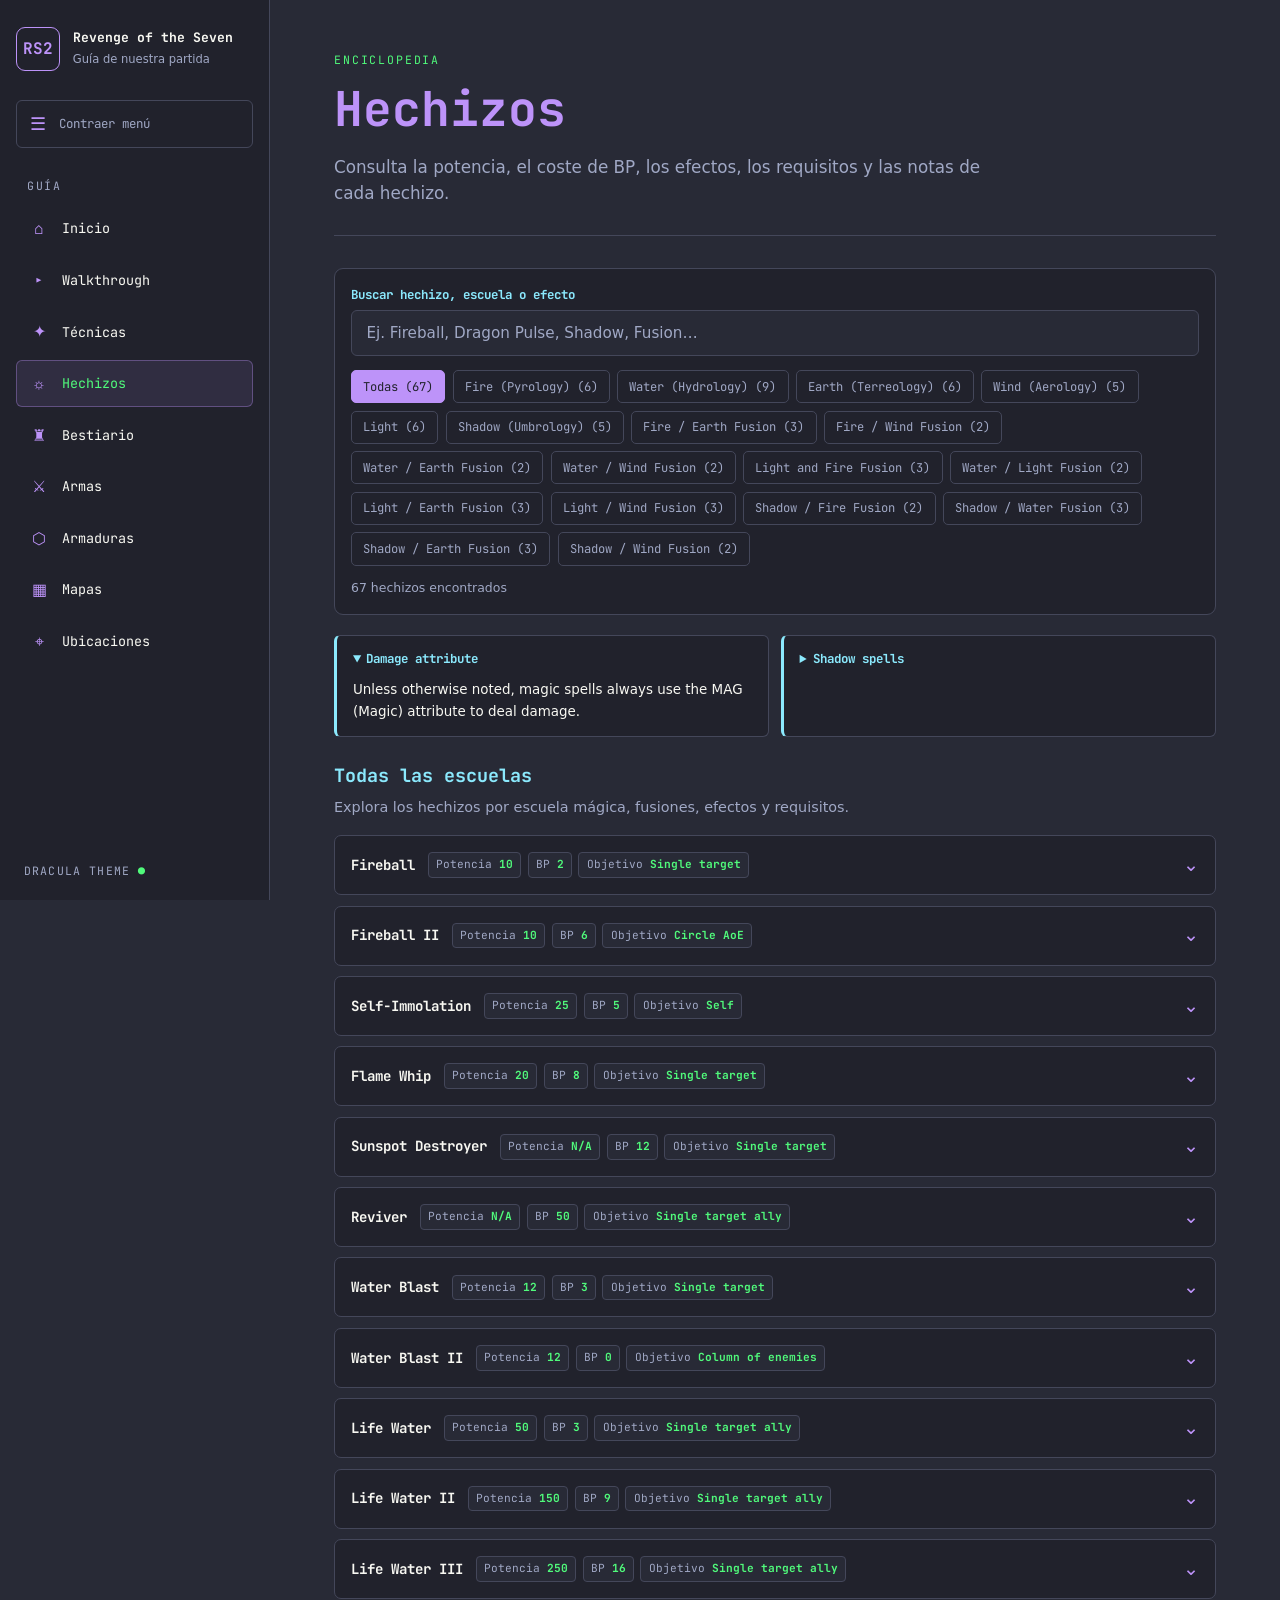
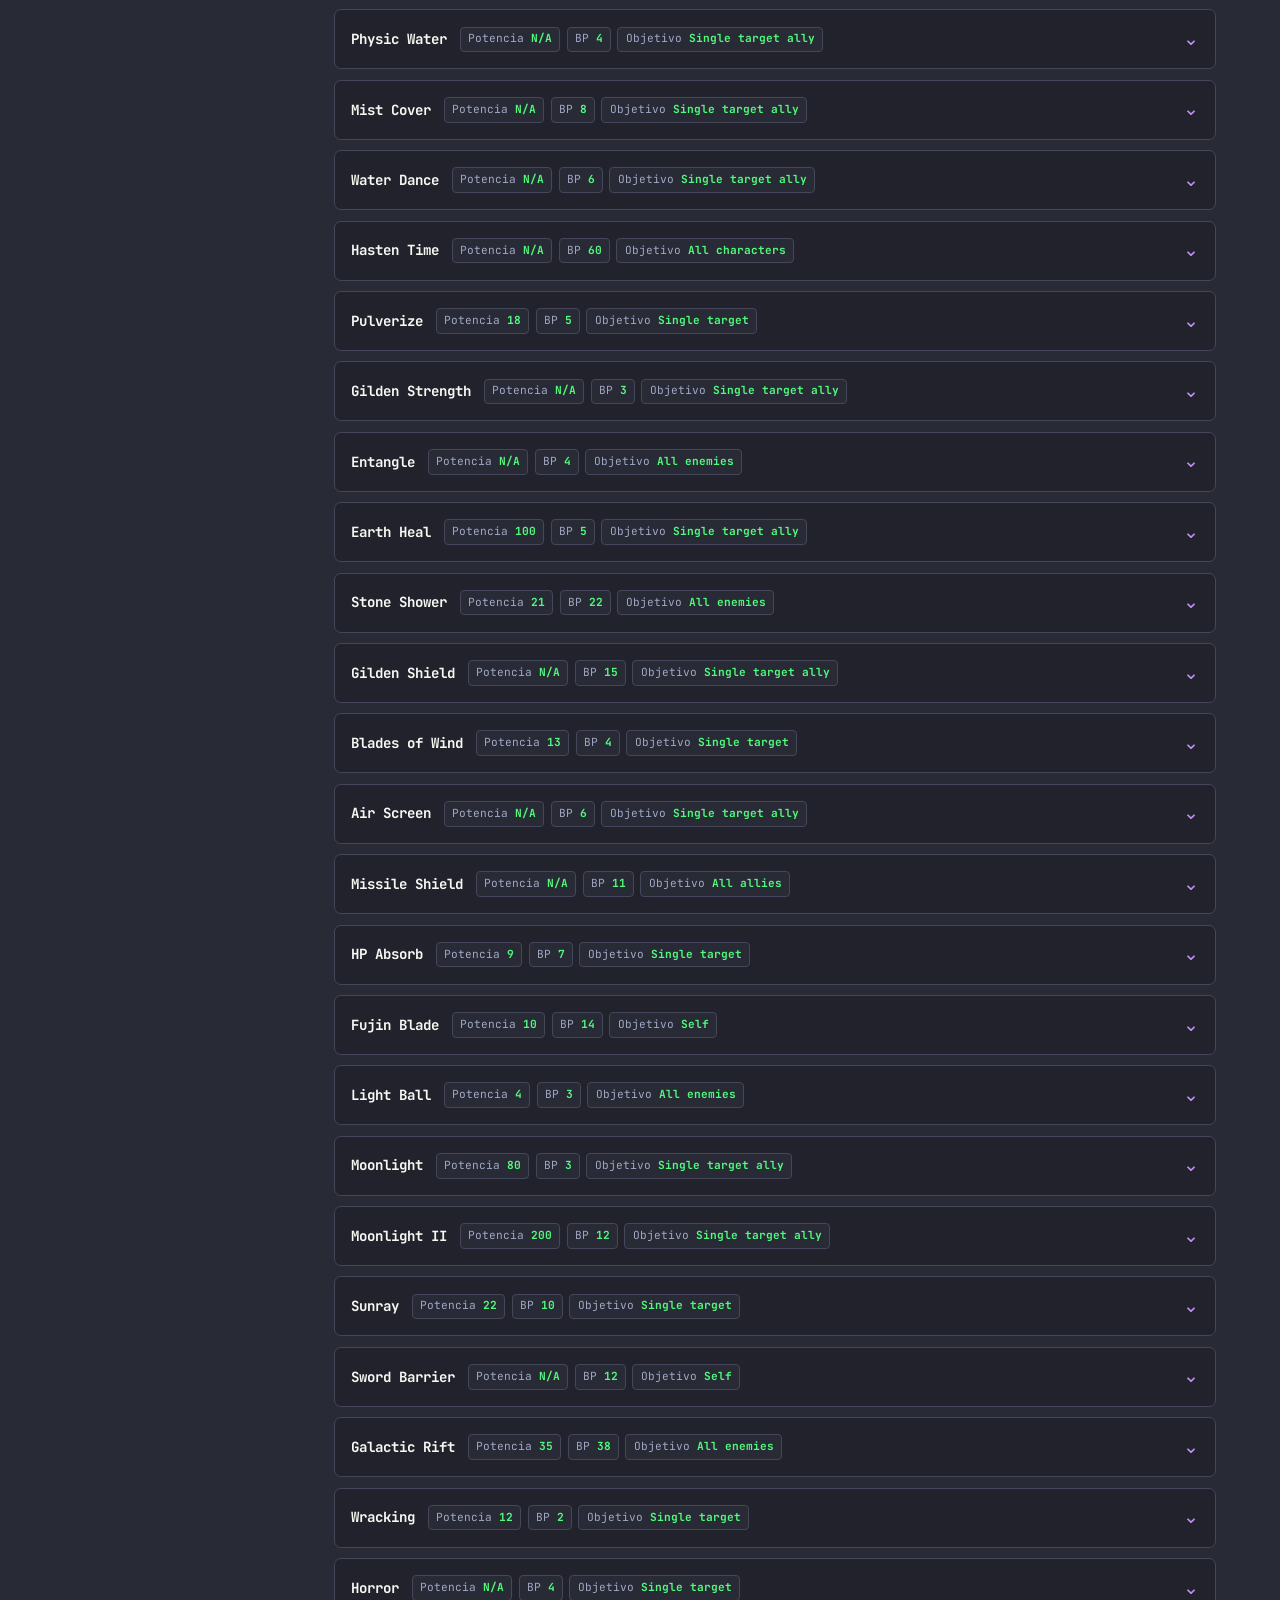
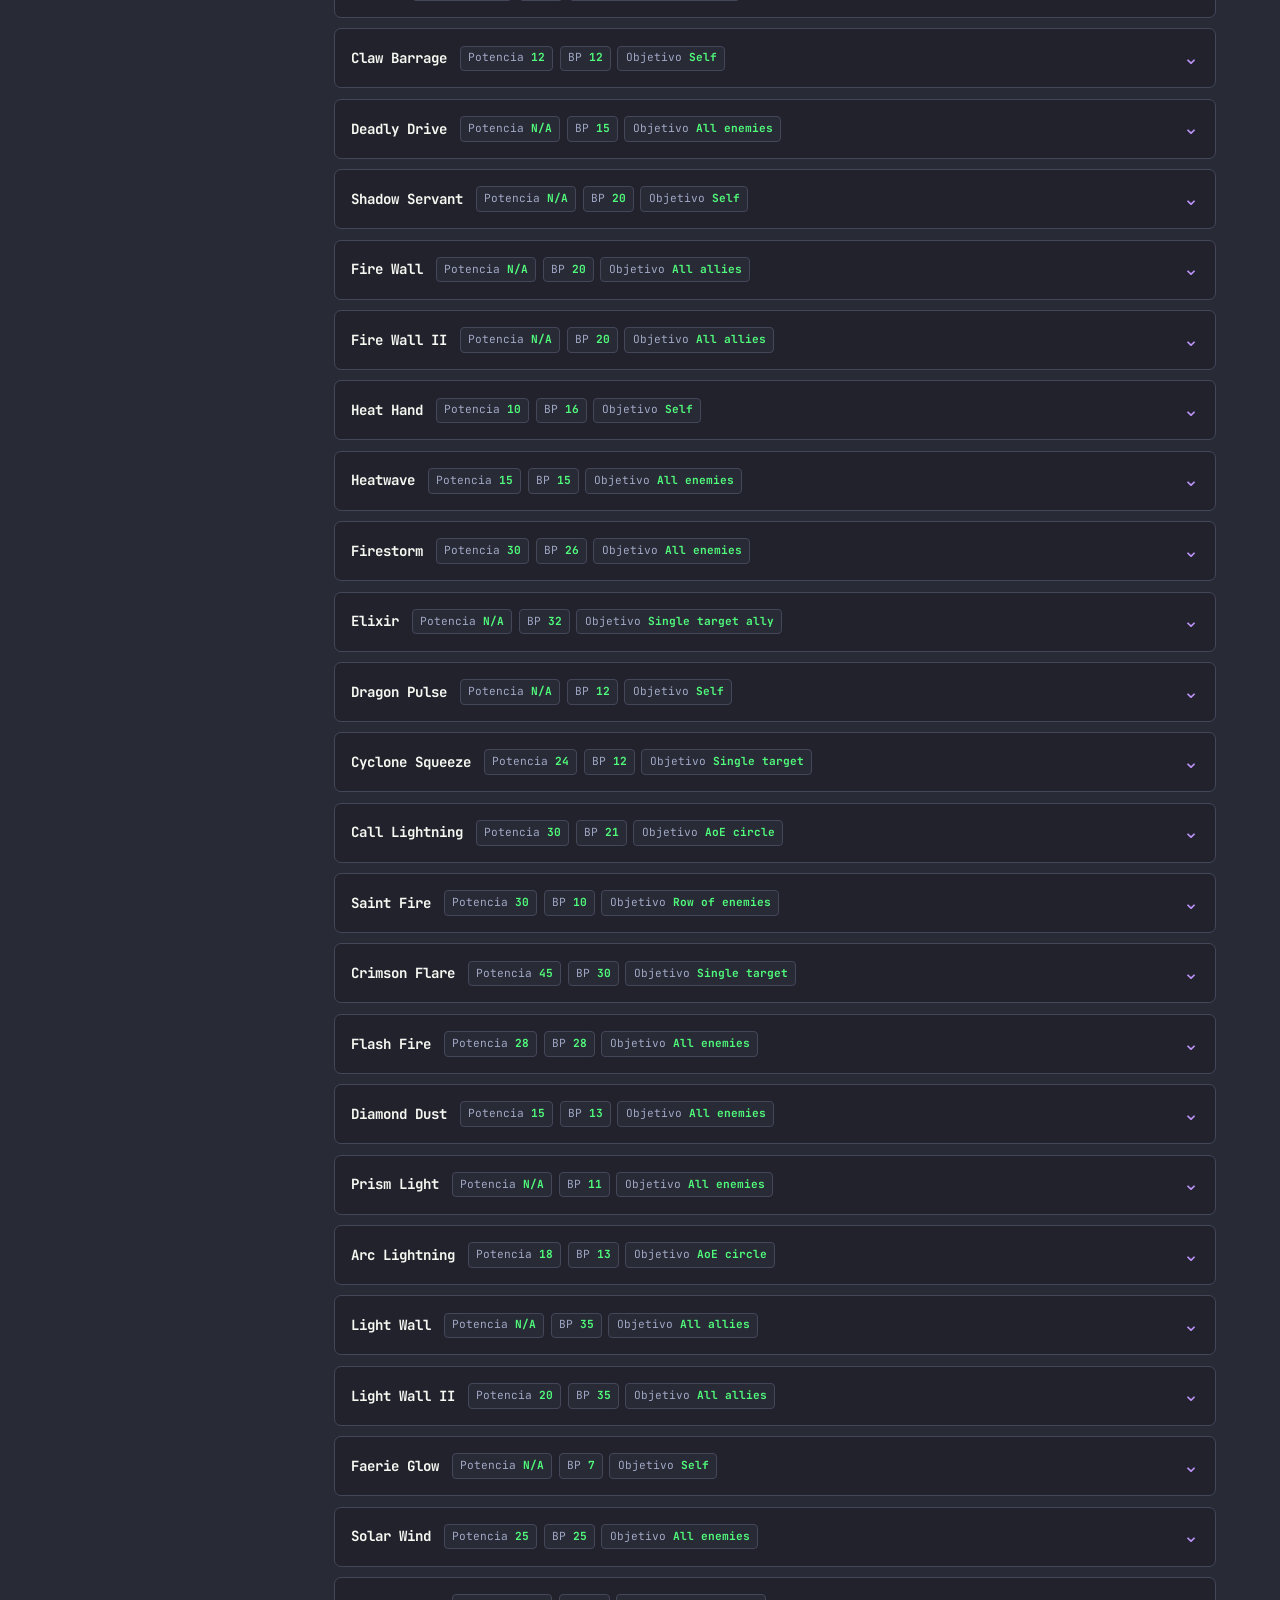
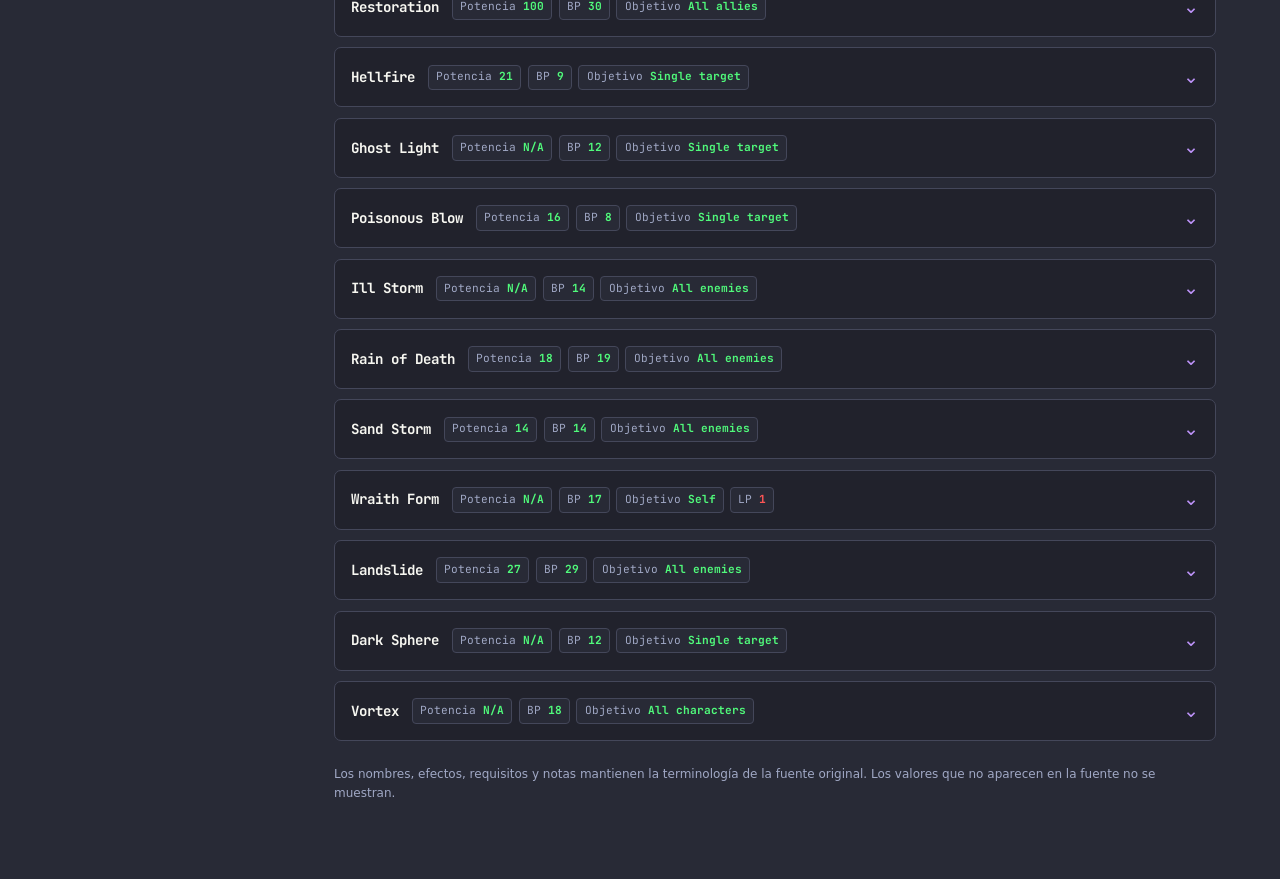
<file: hechizos.html>
<!DOCTYPE html>
<html lang="es">
<head>
  <meta charset="UTF-8">
  <meta name="viewport" content="width=device-width, initial-scale=1">
  <meta name="theme-color" content="#282a36">
  <meta name="description" content="Enciclopedia de hechizos de Romancing SaGa 2: Revenge of the Seven.">
  <title>Hechizos — Romancing SaGa 2: Revenge of the Seven</title>

  <link rel="preconnect" href="https://fonts.googleapis.com">
  <link rel="preconnect" href="https://fonts.gstatic.com" crossorigin>
  <link href="https://fonts.googleapis.com/css2?family=JetBrains+Mono:wght@400;700&display=swap" rel="stylesheet">
  <link rel="stylesheet" href="CSS/style.css">
  <link rel="stylesheet" href="CSS/hechizos.css">
  <script src="JavaScript/hechizos.js" defer></script>
  <script src="JavaScript/menu.js" defer></script>
</head>
<body>
  <input class="menu-toggle" type="checkbox" id="menu-toggle" aria-controls="site-nav" aria-label="Mostrar u ocultar el menú">

  <label class="mobile-menu-button" for="menu-toggle" aria-label="Abrir o cerrar el menú">
    ☰ MENÚ
  </label>

  <aside class="sidebar" aria-label="Menú principal">
    <a class="sidebar-brand" href="index.html">
      <span class="brand-mark">RS2</span>
      <span class="brand-copy">
        <strong>Revenge of the Seven</strong>
        <small>Guía de nuestra partida</small>
      </span>
    </a>

    <label class="sidebar-toggle" for="menu-toggle">
      <span class="toggle-icon" aria-hidden="true">☰</span>
      <span class="toggle-text">Contraer menú</span>
    </label>

    <nav class="site-nav" id="site-nav" aria-label="Secciones de la guía">
      <span class="nav-heading">GUÍA</span>
      <ul>
        <li><a href="index.html"><span class="nav-symbol" aria-hidden="true">⌂</span><span class="nav-label">Inicio</span></a></li>
        <li><a href="walkthrough.html"><span class="nav-symbol" aria-hidden="true">▸</span><span class="nav-label">Walkthrough</span></a></li>
        <li><a href="tecnicas.html"><span class="nav-symbol" aria-hidden="true">✦</span><span class="nav-label">Técnicas</span></a></li>
        <li><a href="hechizos.html" aria-current="page"><span class="nav-symbol" aria-hidden="true">☼</span><span class="nav-label">Hechizos</span></a></li>
        <li><a href="bestiario.html"><span class="nav-symbol" aria-hidden="true">♜</span><span class="nav-label">Bestiario</span></a></li>
        <li><a href="armas.html"><span class="nav-symbol" aria-hidden="true">⚔</span><span class="nav-label">Armas</span></a></li>
        <li><a href="armaduras.html"><span class="nav-symbol" aria-hidden="true">⬡</span><span class="nav-label">Armaduras</span></a></li>
        <li><a href="mapas.html"><span class="nav-symbol" aria-hidden="true">▦</span><span class="nav-label">Mapas</span></a></li>
        <li><a href="ubicaciones.html"><span class="nav-symbol" aria-hidden="true">⌖</span><span class="nav-label">Ubicaciones</span></a></li>
      </ul>
    </nav>

    <div class="sidebar-footer">DRACULA THEME <span>●</span></div>
  </aside>

  <label class="menu-backdrop" for="menu-toggle" aria-hidden="true"></label>

  <main class="page-content">
    <header class="page-header">
      <p class="eyebrow">ENCICLOPEDIA</p>
      <h1 class="site-title">Hechizos</h1>
      <p class="site-subtitle">Consulta la potencia, el coste de BP, los efectos, los requisitos y las notas de cada hechizo.</p>
    </header>

    <section class="spells-tools" aria-label="Buscar y filtrar hechizos">
      <label class="search-label" for="spell-search">Buscar hechizo, escuela o efecto</label>
      <input id="spell-search" class="spell-search" type="search" placeholder="Ej. Fireball, Dragon Pulse, Shadow, Fusion…" autocomplete="off">

      <div class="category-tabs" id="category-tabs" role="group" aria-label="Categorías de hechizos">
        <span class="loading-message">Cargando categorías…</span>
      </div>

      <div class="results-line">
        <span id="results-count" aria-live="polite">Cargando hechizos…</span>
        <button id="clear-search" class="text-button" type="button" hidden>Limpiar búsqueda</button>
      </div>
    </section>

    <section class="general-notes" id="general-notes" aria-label="Información general sobre hechizos"></section>
    <section class="category-intro" id="category-intro" aria-live="polite"></section>

    <section class="spell-list" id="spell-list" aria-label="Listado de hechizos">
      <div class="loading-panel">Cargando el archivo de hechizos…</div>
    </section>

    <p class="data-footnote">Los nombres, efectos, requisitos y notas mantienen la terminología de la fuente original. Los valores que no aparecen en la fuente no se muestran.</p>
  </main>
</body>
</html>
</file>
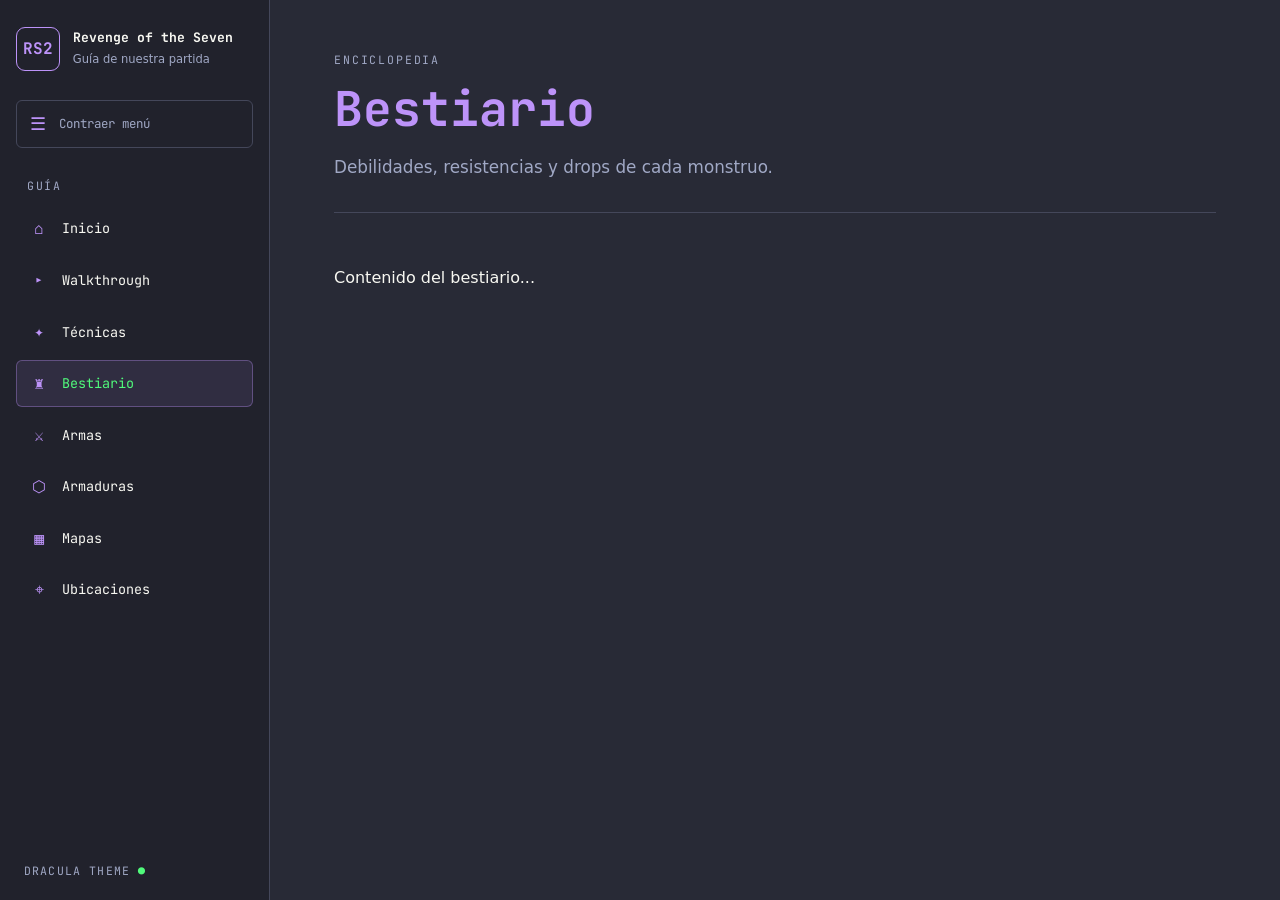
<file: plantilla-pagina-interior.html>
<!DOCTYPE html>
<html lang="es">
<head>
  <meta charset="UTF-8">
  <meta name="viewport" content="width=device-width, initial-scale=1">
  <title>Bestiario — Romancing SaGa 2: Revenge of the Seven</title>
  <link rel="preconnect" href="https://fonts.googleapis.com">
  <link rel="preconnect" href="https://fonts.gstatic.com" crossorigin>
  <link href="https://fonts.googleapis.com/css2?family=JetBrains+Mono:wght@400;700&display=swap" rel="stylesheet">
  <link rel="stylesheet" href="CSS/style.css">
  <!-- CSS opcional exclusivo de esta página:
  <link rel="stylesheet" href="CSS/bestiario.css">
  -->
</head>
<body>
  <input class="menu-toggle" type="checkbox" id="menu-toggle" aria-label="Mostrar u ocultar el menú">

  <aside class="sidebar" aria-label="Menú principal">
    <a class="sidebar-brand" href="index.html">
      <span class="brand-mark">RS2</span>
      <span class="brand-copy">
        <strong>Revenge of the Seven</strong>
        <small>Guía de nuestra partida</small>
      </span>
    </a>
    <label class="sidebar-toggle" for="menu-toggle">
      <span class="toggle-icon" aria-hidden="true">☰</span>
      <span class="toggle-text">Contraer menú</span>
    </label>
    <nav class="site-nav">
      <span class="nav-heading">GUÍA</span>
      <ul>
        <li><a href="index.html"><span class="nav-symbol">⌂</span><span class="nav-label">Inicio</span></a></li>
        <li><a href="walkthrough.html"><span class="nav-symbol">▸</span><span class="nav-label">Walkthrough</span></a></li>
        <li><a href="tecnicas.html"><span class="nav-symbol">✦</span><span class="nav-label">Técnicas</span></a></li>
        <li><a href="bestiario.html" aria-current="page"><span class="nav-symbol">♜</span>Bestiario</a></li>
        <li><a href="armas.html"><span class="nav-symbol">⚔</span><span class="nav-label">Armas</span></a></li>
        <li><a href="armaduras.html"><span class="nav-symbol">⬡</span><span class="nav-label">Armaduras</span></a></li>
        <li><a href="mapas.html"><span class="nav-symbol">▦</span><span class="nav-label">Mapas</span></a></li>
        <li><a href="ubicaciones.html"><span class="nav-symbol">⌖</span><span class="nav-label">Ubicaciones</span></a></li>
      </ul>
    </nav>
    <div class="sidebar-footer">DRACULA THEME <span>●</span></div>
  </aside>
  <label class="menu-backdrop" for="menu-toggle" aria-label="Cerrar menú"></label>

  <main class="page-content">
    <header class="page-header">
      <p class="eyebrow">ENCICLOPEDIA</p>
      <h1 class="site-title">Bestiario</h1>
      <p class="site-subtitle">Debilidades, resistencias y drops de cada monstruo.</p>
    </header>

    <div class="page-body">
      <!-- Coloca aquí el contenido propio de bestiario.html -->
      <p>Contenido del bestiario...</p>
    </div>
  </main>
</body>
</html>
</file>
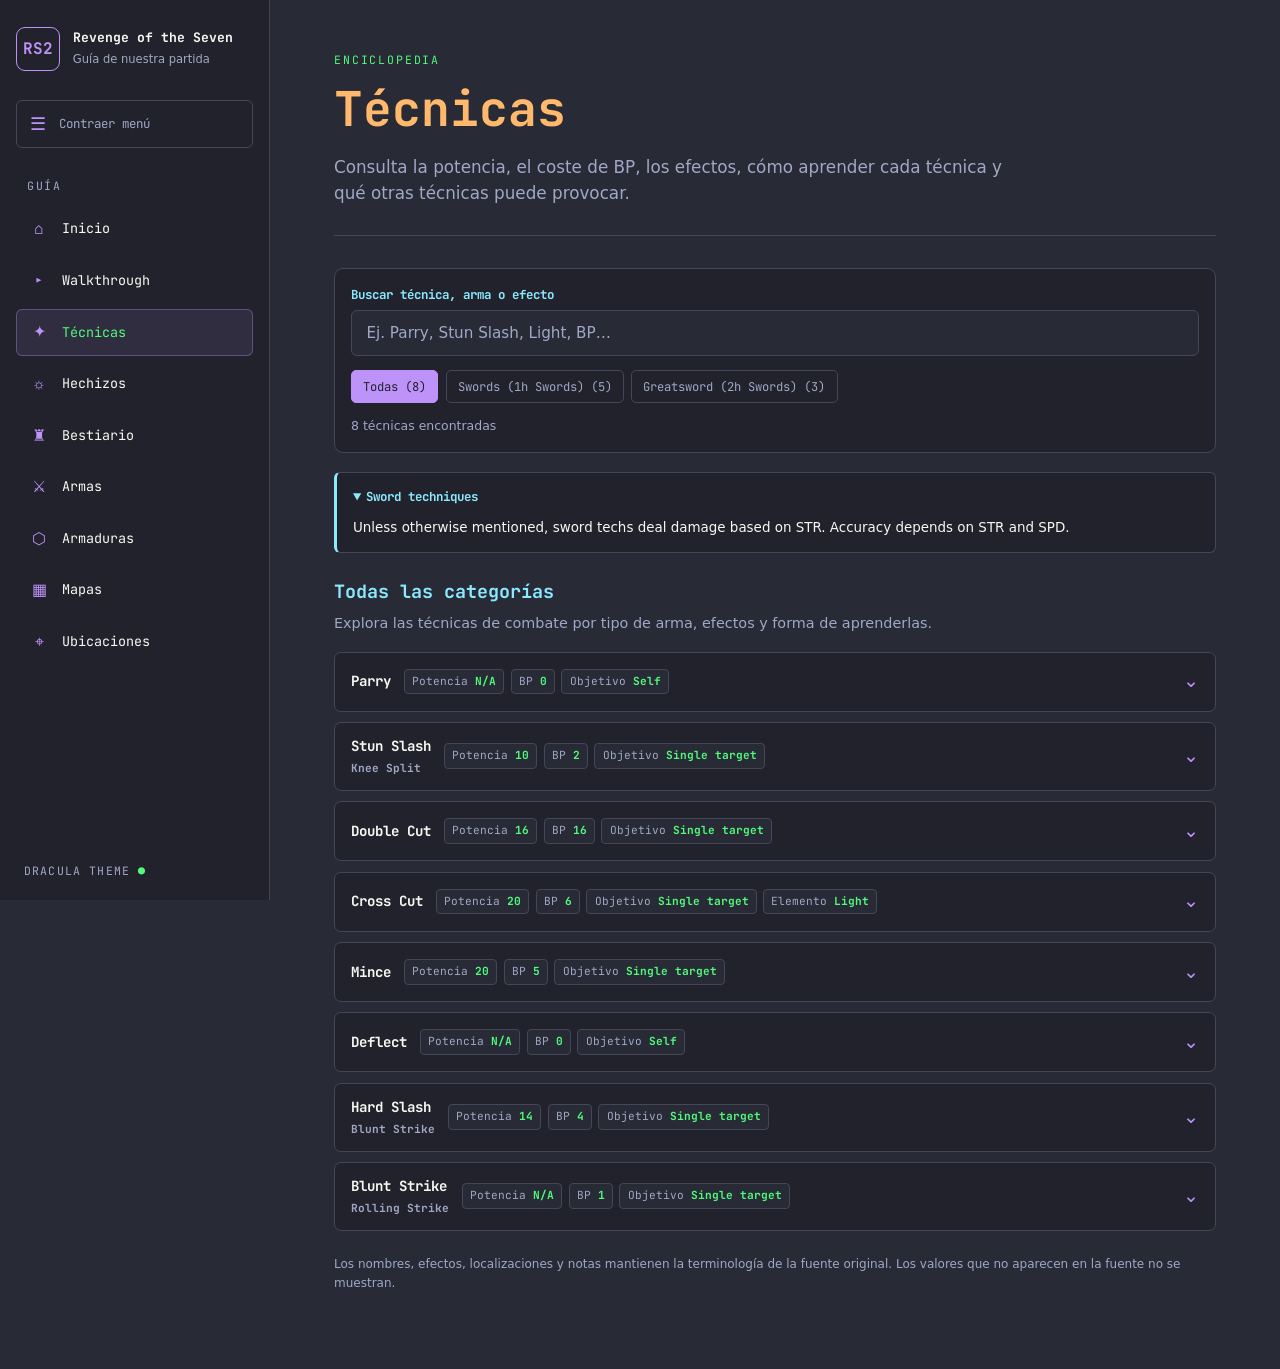
<file: tecnicas.html>
<!DOCTYPE html>
<html lang="es">
<head>
  <meta charset="UTF-8">
  <meta name="viewport" content="width=device-width, initial-scale=1">
  <meta name="theme-color" content="#282a36">
  <meta name="description" content="Enciclopedia de técnicas de Romancing SaGa 2: Revenge of the Seven.">
  <title>Técnicas — Romancing SaGa 2: Revenge of the Seven</title>

  <link rel="preconnect" href="https://fonts.googleapis.com">
  <link rel="preconnect" href="https://fonts.gstatic.com" crossorigin>
  <link href="https://fonts.googleapis.com/css2?family=JetBrains+Mono:wght@400;700&display=swap" rel="stylesheet">
  <link rel="stylesheet" href="CSS/style.css">
  <link rel="stylesheet" href="CSS/tecnicas.css">
  <script src="JavaScript/tecnicas.js" defer></script>
  <script src="JavaScript/menu.js" defer></script>
</head>
<body>
  <input class="menu-toggle" type="checkbox" id="menu-toggle" aria-controls="site-nav" aria-label="Mostrar u ocultar el menú">

  <label class="mobile-menu-button" for="menu-toggle" aria-label="Abrir o cerrar el menú">
    ☰ MENÚ
  </label>

  <aside class="sidebar" aria-label="Menú principal">
    <a class="sidebar-brand" href="index.html">
      <span class="brand-mark">RS2</span>
      <span class="brand-copy">
        <strong>Revenge of the Seven</strong>
        <small>Guía de nuestra partida</small>
      </span>
    </a>

    <label class="sidebar-toggle" for="menu-toggle">
      <span class="toggle-icon" aria-hidden="true">☰</span>
      <span class="toggle-text">Contraer menú</span>
    </label>

    <nav class="site-nav" id="site-nav" aria-label="Secciones de la guía">
      <span class="nav-heading">GUÍA</span>
      <ul>
        <li><a href="index.html"><span class="nav-symbol" aria-hidden="true">⌂</span><span class="nav-label">Inicio</span></a></li>
        <li><a href="walkthrough.html"><span class="nav-symbol" aria-hidden="true">▸</span><span class="nav-label">Walkthrough</span></a></li>
        <li><a href="tecnicas.html" aria-current="page"><span class="nav-symbol" aria-hidden="true">✦</span><span class="nav-label">Técnicas</span></a></li>
        <li><a href="hechizos.html"><span class="nav-symbol" aria-hidden="true">☼</span><span class="nav-label">Hechizos</span></a></li>
        <li><a href="bestiario.html"><span class="nav-symbol" aria-hidden="true">♜</span><span class="nav-label">Bestiario</span></a></li>
        <li><a href="armas.html"><span class="nav-symbol" aria-hidden="true">⚔</span><span class="nav-label">Armas</span></a></li>
        <li><a href="armaduras.html"><span class="nav-symbol" aria-hidden="true">⬡</span><span class="nav-label">Armaduras</span></a></li>
        <li><a href="mapas.html"><span class="nav-symbol" aria-hidden="true">▦</span><span class="nav-label">Mapas</span></a></li>
        <li><a href="ubicaciones.html"><span class="nav-symbol" aria-hidden="true">⌖</span><span class="nav-label">Ubicaciones</span></a></li>
      </ul>
    </nav>

    <div class="sidebar-footer">DRACULA THEME <span>●</span></div>
  </aside>

  <label class="menu-backdrop" for="menu-toggle" aria-hidden="true"></label>

  <main class="page-content">
    <header class="page-header">
      <p class="eyebrow">ENCICLOPEDIA</p>
      <h1 class="site-title">Técnicas</h1>
      <p class="site-subtitle">Consulta la potencia, el coste de BP, los efectos, cómo aprender cada técnica y qué otras técnicas puede provocar.</p>
    </header>

    <section class="techniques-tools" aria-label="Buscar y filtrar técnicas">
      <label class="search-label" for="technique-search">Buscar técnica, arma o efecto</label>
      <input id="technique-search" class="technique-search" type="search" placeholder="Ej. Parry, Stun Slash, Light, BP…" autocomplete="off">

      <div class="category-tabs" id="category-tabs" role="group" aria-label="Categorías de técnicas">
        <span class="loading-message">Cargando categorías…</span>
      </div>

      <div class="results-line">
        <span id="results-count" aria-live="polite">Cargando técnicas…</span>
        <button id="clear-search" class="text-button" type="button" hidden>Limpiar búsqueda</button>
      </div>
    </section>

    <section class="general-notes" id="general-notes" aria-label="Información general sobre técnicas"></section>
    <section class="category-intro" id="category-intro" aria-live="polite"></section>

    <section class="technique-list" id="technique-list" aria-label="Listado de técnicas">
      <div class="loading-panel">Cargando el archivo de técnicas…</div>
    </section>

    <p class="data-footnote">Los nombres, efectos, localizaciones y notas mantienen la terminología de la fuente original. Los valores que no aparecen en la fuente no se muestran.</p>
  </main>
</body>
</html>
</file>
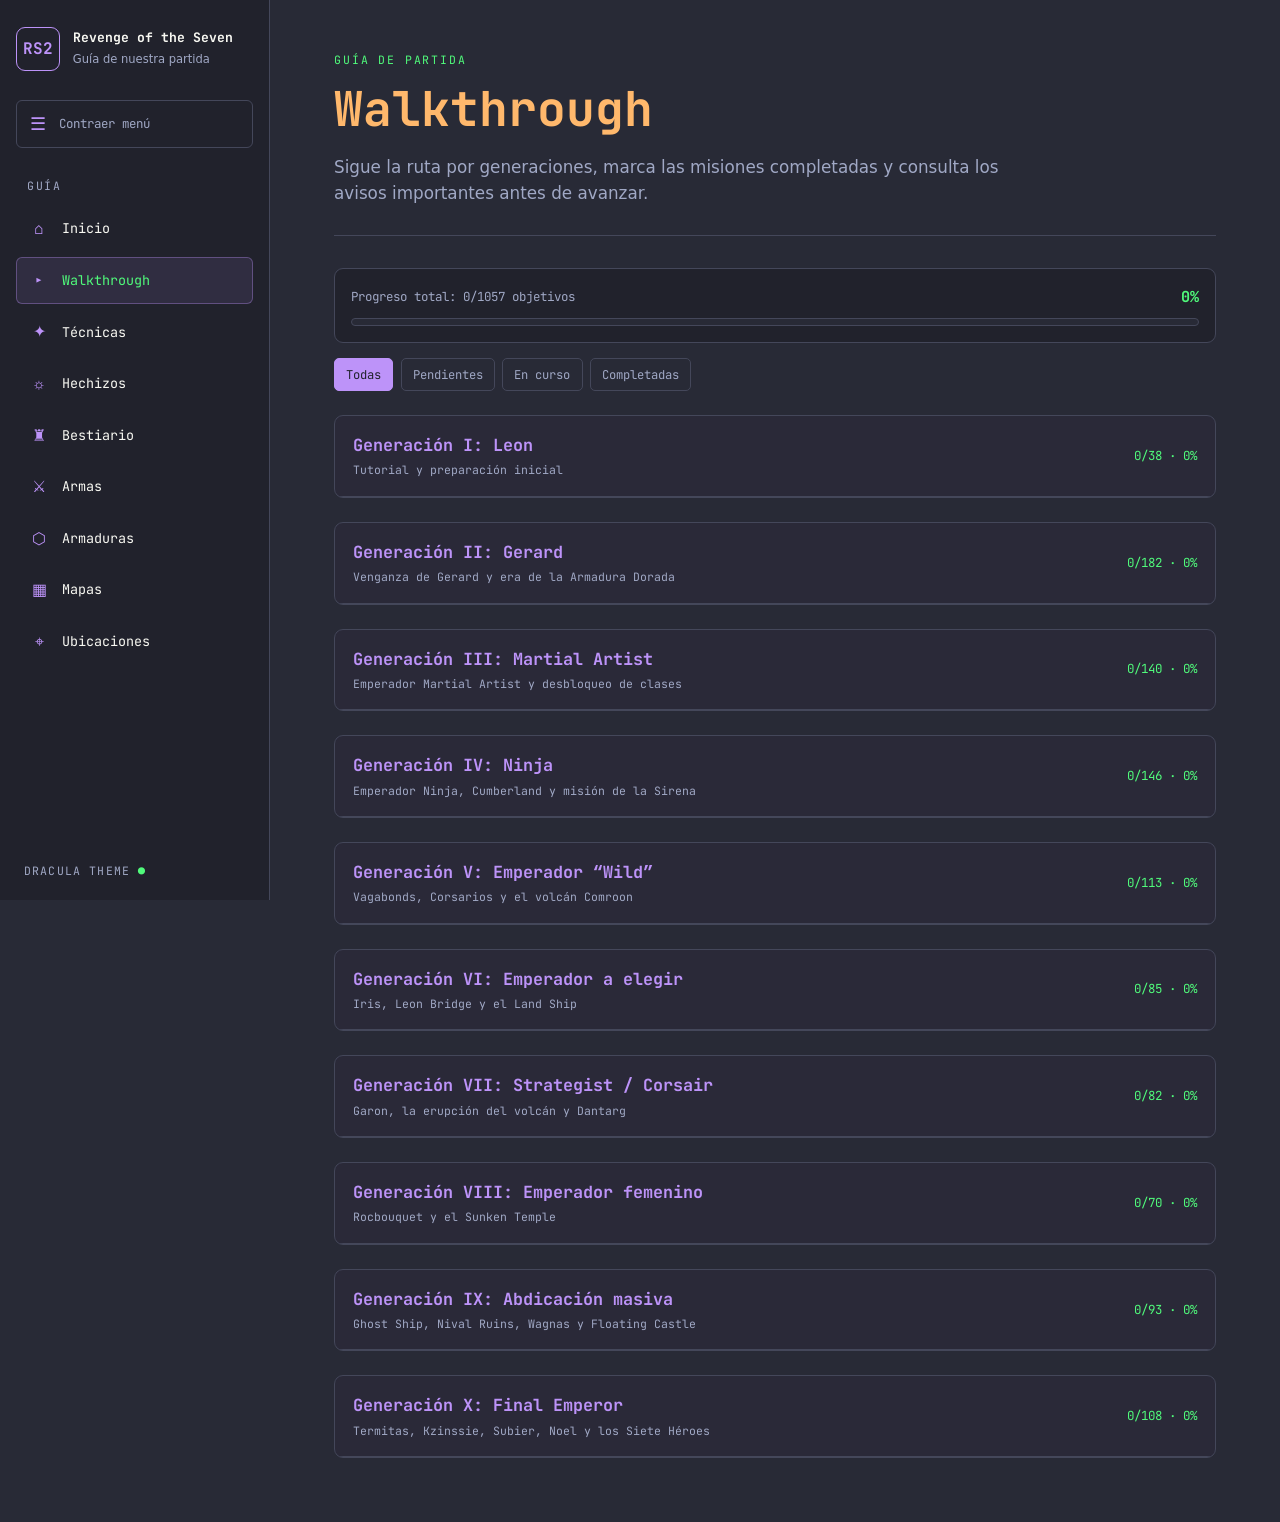
<file: walkthrough.html>
<!DOCTYPE html>
<html lang="es">
<head>
  <meta charset="UTF-8">
  <meta name="viewport" content="width=device-width, initial-scale=1">
  <meta name="theme-color" content="#282a36">
  <meta name="description" content="Walkthrough por generaciones de Romancing SaGa 2: Revenge of the Seven.">
  <title>Walkthrough — Romancing SaGa 2: Revenge of the Seven</title>

  <link rel="preconnect" href="https://fonts.googleapis.com">
  <link rel="preconnect" href="https://fonts.gstatic.com" crossorigin>
  <link href="https://fonts.googleapis.com/css2?family=JetBrains+Mono:wght@400;700&display=swap" rel="stylesheet">
  <link rel="stylesheet" href="CSS/style.css">
  <link rel="stylesheet" href="CSS/walkthrough.css">
  <script src="JavaScript/walkthrough.js" defer></script>
  <script src="JavaScript/menu.js" defer></script>
</head>
<body>
  <input class="menu-toggle" type="checkbox" id="menu-toggle" aria-controls="site-nav" aria-label="Mostrar u ocultar el menú">

  <label class="mobile-menu-button" for="menu-toggle" aria-label="Abrir o cerrar el menú">
    ☰ MENÚ
  </label>

  <aside class="sidebar" aria-label="Menú principal">
    <a class="sidebar-brand" href="index.html">
      <span class="brand-mark">RS2</span>
      <span class="brand-copy">
        <strong>Revenge of the Seven</strong>
        <small>Guía de nuestra partida</small>
      </span>
    </a>

    <label class="sidebar-toggle" for="menu-toggle">
      <span class="toggle-icon" aria-hidden="true">☰</span>
      <span class="toggle-text">Contraer menú</span>
    </label>

    <nav class="site-nav" id="site-nav" aria-label="Secciones de la guía">
      <span class="nav-heading">GUÍA</span>
      <ul>
        <li><a href="index.html"><span class="nav-symbol" aria-hidden="true">⌂</span><span class="nav-label">Inicio</span></a></li>
        <li><a href="walkthrough.html" aria-current="page"><span class="nav-symbol" aria-hidden="true">▸</span><span class="nav-label">Walkthrough</span></a></li>
        <li><a href="tecnicas.html"><span class="nav-symbol" aria-hidden="true">✦</span><span class="nav-label">Técnicas</span></a></li>
        <li><a href="hechizos.html"><span class="nav-symbol" aria-hidden="true">☼</span><span class="nav-label">Hechizos</span></a></li>
        <li><a href="bestiario.html"><span class="nav-symbol" aria-hidden="true">♜</span><span class="nav-label">Bestiario</span></a></li>
        <li><a href="armas.html"><span class="nav-symbol" aria-hidden="true">⚔</span><span class="nav-label">Armas</span></a></li>
        <li><a href="armaduras.html"><span class="nav-symbol" aria-hidden="true">⬡</span><span class="nav-label">Armaduras</span></a></li>
        <li><a href="mapas.html"><span class="nav-symbol" aria-hidden="true">▦</span><span class="nav-label">Mapas</span></a></li>
        <li><a href="ubicaciones.html"><span class="nav-symbol" aria-hidden="true">⌖</span><span class="nav-label">Ubicaciones</span></a></li>
      </ul>
    </nav>

    <div class="sidebar-footer">DRACULA THEME <span>●</span></div>
  </aside>

  <label class="menu-backdrop" for="menu-toggle" aria-hidden="true"></label>

  <main class="page-content">
    <header class="page-header">
      <p class="eyebrow">GUÍA DE PARTIDA</p>
      <h1 class="site-title">Walkthrough</h1>
      <p class="site-subtitle">Sigue la ruta por generaciones, marca las misiones completadas y consulta los avisos importantes antes de avanzar.</p>
    </header>

    <section class="walkthrough-tools" aria-label="Filtros del walkthrough">
      <div class="progress-overview">
        <div class="progress-text">
          <span id="global-progress-label">Progreso total</span>
          <strong id="global-progress-value">0%</strong>
        </div>
        <div class="progress-bar">
          <div id="global-progress-fill" class="progress-fill"></div>
        </div>
      </div>

      <div class="status-filters" role="group" aria-label="Filtrar misiones por estado">
        <button class="status-filter" type="button" data-status="all" aria-pressed="true">
          Todas
        </button>

        <button class="status-filter" type="button" data-status="pending" aria-pressed="false">
          Pendientes
        </button>

        <button class="status-filter" type="button" data-status="in_progress" aria-pressed="false">
          En curso
        </button>

        <button class="status-filter" type="button" data-status="completed" aria-pressed="false">
          Completadas
        </button>
      </div>
    </section>

    <section class="walkthrough-content" id="walkthrough-content" aria-label="Generaciones del walkthrough">
      <div class="loading-panel">Cargando el walkthrough…</div>
    </section>
  </main>
</body>
</html>
</file>
<file: CSS/styles.css>
:root {
  --bg: #282a36;
  --bg-alt: #21222c;
  --panel: #2f3141;
  --panel-hover: #44475a;
  --border: #44475a;
  --text: #f8f8f2;
  --muted: #6272a4;
  --purple: #bd93f9;
  --cyan: #8be9fd;
  --green: #50fa7b;
  --yellow: #f1fa8c;
  --orange: #ffb86c;
  --pink: #ff79c6;
  --red: #ff5555;
}

* {
  box-sizing: border-box;
}

html,
body {
  margin: 0;
  padding: 0;
  background: var(--bg);
  color: var(--text);
  font-family: "Segoe UI", Roboto, Arial, sans-serif;
  min-height: 100%;
}

a {
  color: var(--cyan);
  text-decoration: none;
}

a:hover {
  color: var(--pink);
}

.layout {
  display: flex;
  min-height: 100vh;
}

.sidebar {
  width: 280px;
  min-height: 100vh;
  background: var(--bg-alt);
  border-right: 1px solid var(--border);
  padding: 24px 16px;
  position: sticky;
  top: 0;
  height: 100vh;
  overflow-y: auto;
}

.brand {
  display: flex;
  align-items: center;
  gap: 12px;
  margin-bottom: 28px;
}

.brand-icon {
  width: 44px;
  height: 44px;
  border-radius: 12px;
  display: grid;
  place-items: center;
  background: linear-gradient(135deg, var(--purple), var(--pink));
  font-weight: 800;
  color: #1b1c24;
}

.brand h1 {
  margin: 0;
  font-size: 1.05rem;
  line-height: 1.2;
}

.brand span {
  display: block;
  color: var(--muted);
  font-size: 0.75rem;
  margin-top: 3px;
}

.nav-group {
  margin-bottom: 22px;
}

.nav-title {
  color: var(--muted);
  font-size: 0.7rem;
  text-transform: uppercase;
  letter-spacing: 0.12em;
  margin: 0 0 8px 12px;
}

.nav-link {
  display: flex;
  align-items: center;
  gap: 10px;
  padding: 10px 12px;
  border-radius: 8px;
  color: var(--text);
  font-size: 0.92rem;
  transition: background 0.15s ease, color 0.15s ease;
}

.nav-link:hover {
  background: var(--panel-hover);
  color: var(--purple);
}

.nav-link.active {
  background: rgba(189, 147, 249, 0.14);
  color: var(--purple);
  border-left: 3px solid var(--purple);
}

.nav-icon {
  width: 20px;
  text-align: center;
  color: var(--cyan);
}

main {
  flex: 1;
  padding: 32px;
  max-width: 1200px;
}

.page-header {
  margin-bottom: 28px;
}

.page-header h2 {
  margin: 0 0 8px;
  color: var(--purple);
  font-size: 2rem;
}

.page-header p {
  margin: 0;
  color: var(--muted);
  max-width: 720px;
}

.cards {
  display: grid;
  grid-template-columns: repeat(auto-fit, minmax(260px, 1fr));
  gap: 18px;
}

.card {
  display: block;
  background: var(--panel);
  border: 1px solid var(--border);
  border-radius: 14px;
  padding: 20px;
  transition: transform 0.15s ease, border-color 0.15s ease;
}

.card:hover {
  transform: translateY(-2px);
  border-color: var(--purple);
}

.card h3 {
  margin: 0 0 8px;
  color: var(--cyan);
}

.card p {
  margin: 0;
  color: var(--muted);
  font-size: 0.9rem;
  line-height: 1.5;
}

.card-tag {
  display: inline-block;
  margin-bottom: 12px;
  padding: 4px 10px;
  border-radius: 999px;
  background: rgba(189, 147, 249, 0.15);
  color: var(--purple);
  font-size: 0.72rem;
  font-weight: 700;
  letter-spacing: 0.04em;
  text-transform: uppercase;
}

.stats {
  display: grid;
  grid-template-columns: repeat(auto-fit, minmax(180px, 1fr));
  gap: 16px;
  margin-bottom: 28px;
}

.stat {
  background: var(--panel);
  border: 1px solid var(--border);
  border-radius: 14px;
  padding: 18px;
}

.stat-label {
  color: var(--muted);
  font-size: 0.78rem;
  text-transform: uppercase;
  letter-spacing: 0.08em;
}

.stat-value {
  font-size: 1.8rem;
  font-weight: 700;
  margin-top: 6px;
}

.stat.green .stat-value {
  color: var(--green);
}

.stat.cyan .stat-value {
  color: var(--cyan);
}

.stat.yellow .stat-value {
  color: var(--yellow);
}

.stat.pink .stat-value {
  color: var(--pink);
}

.section {
  background: var(--panel);
  border: 1px solid var(--border);
  border-radius: 14px;
  padding: 22px;
  margin-bottom: 20px;
}

.section h3 {
  margin: 0 0 10px;
  color: var(--orange);
}

.section p {
  margin: 0;
  color: var(--muted);
  line-height: 1.55;
}

.badge {
  display: inline-block;
  padding: 4px 10px;
  border-radius: 999px;
  font-size: 0.75rem;
  font-weight: 700;
}

.badge-green {
  background: rgba(80, 250, 123, 0.15);
  color: var(--green);
}

.badge-yellow {
  background: rgba(241, 250, 140, 0.15);
  color: var(--yellow);
}

.badge-pink {
  background: rgba(255, 121, 198, 0.15);
  color: var(--pink);
}

.footer {
  margin-top: 40px;
  padding-top: 18px;
  border-top: 1px solid var(--border);
  color: var(--muted);
  font-size: 0.82rem;
}

@media (max-width: 900px) {
  .layout {
    flex-direction: column;
  }

  .sidebar {
    width: 100%;
    height: auto;
    position: static;
    border-right: none;
    border-bottom: 1px solid var(--border);
  }

  main {
    padding: 20px;
  }
}

.search-panel {
  background: var(--panel);
  border: 1px solid var(--border);
  border-radius: 14px;
  padding: 22px;
  margin-bottom: 24px;
}

.search-row {
  margin-bottom: 18px;
}

.search-label,
.filter-label {
  display: block;
  color: var(--muted);
  font-size: 0.78rem;
  font-weight: 700;
  letter-spacing: 0.06em;
  text-transform: uppercase;
  margin-bottom: 6px;
}

.search-input,
.filter-input,
.filter-select {
  width: 100%;
  background: var(--bg-alt);
  border: 1px solid var(--border);
  border-radius: 8px;
  color: var(--text);
  padding: 10px 12px;
  font-size: 0.92rem;
  outline: none;
  transition: border-color 0.15s ease, box-shadow 0.15s ease;
}

.search-input:focus,
.filter-input:focus,
.filter-select:focus {
  border-color: var(--purple);
  box-shadow: 0 0 0 3px rgba(189, 147, 249, 0.18);
}

.search-input::placeholder,
.filter-input::placeholder {
  color: var(--muted);
}

.filters {
  display: grid;
  grid-template-columns: repeat(auto-fit, minmax(190px, 1fr));
  gap: 14px;
}

.filter-group {
  min-width: 0;
}

.filter-actions {
  display: flex;
  flex-wrap: wrap;
  gap: 10px;
  margin-top: 18px;
}

.button {
  border: 1px solid transparent;
  border-radius: 8px;
  padding: 10px 16px;
  font-size: 0.9rem;
  font-weight: 700;
  cursor: pointer;
  transition: background 0.15s ease, color 0.15s ease, border-color 0.15s ease;
}

.button-primary {
  background: var(--purple);
  color: #1b1c24;
}

.button-primary:hover {
  background: var(--pink);
}

.button-ghost {
  background: transparent;
  border-color: var(--border);
  color: var(--text);
}

.button-ghost:hover {
  border-color: var(--purple);
  color: var(--purple);
}
</file>
<file: CSS/style.css>
/* =========================================================
   Romancing SaGa 2 — Dracula Theme
   Hoja compartida por todas las páginas
   ========================================================= */

:root {
  color-scheme: dark;

  --bg: #282a36;
  --bg-dark: #21222c;
  --bg-panel: #343746;
  --line: #44475a;
  --fg: #f8f8f2;
  --comment: #a0a8c5;
  --cyan: #8be9fd;
  --green: #50fa7b;
  --orange: #ffb86c;
  --pink: #ff79c6;
  --purple: #bd93f9;
  --red: #ff5555;
  --yellow: #f1fa8c;

  --sidebar-width: 270px;
  --sidebar-collapsed-width: 76px;

  --font-mono: "JetBrains Mono", ui-monospace, "Cascadia Code", Menlo, Consolas, monospace;
  --font-body: system-ui, -apple-system, "Segoe UI", Roboto, sans-serif;
}

* {
  box-sizing: border-box;
}

html {
  min-height: 100%;
  background: var(--bg);
  scroll-behavior: smooth;
}

body {
  margin: 0;
  min-height: 100vh;
  background: var(--bg);
  color: var(--fg);
  font-family: var(--font-body);
  font-size: 1rem;
  line-height: 1.6;
}

a {
  color: var(--cyan);
}

a:focus-visible,
.mobile-menu-button:focus-visible,
.sidebar-toggle:focus-visible {
  outline: 2px solid var(--purple);
  outline-offset: 3px;
}

/* ---------- Menú lateral compartido ---------- */

.menu-toggle {
  position: absolute;
  width: 1px;
  height: 1px;
  overflow: hidden;
  clip: rect(0, 0, 0, 0);
  white-space: nowrap;
  clip-path: inset(50%);
}

.sidebar {
  position: fixed;
  z-index: 20;
  inset: 0 auto 0 0;
  display: flex;
  flex-direction: column;
  width: var(--sidebar-width);
  padding: 1.25rem 1rem 1rem;
  overflow-y: auto;
  background: var(--bg-dark);
  border-right: 1px solid var(--line);
  transition: width 0.22s ease, transform 0.22s ease;
}

.sidebar-brand {
  display: flex;
  align-items: center;
  gap: 0.8rem;
  min-height: 58px;
  margin-bottom: 1.4rem;
  color: var(--fg);
  text-decoration: none;
}

.brand-mark {
  display: grid;
  flex: 0 0 44px;
  width: 44px;
  height: 44px;
  place-items: center;
  border: 1px solid var(--purple);
  border-radius: 9px;
  color: var(--purple);
  font-family: var(--font-mono);
  font-weight: 700;
}

.brand-copy {
  min-width: 0;
}

.brand-copy strong {
  display: block;
  font-family: var(--font-mono);
  font-size: 0.82rem;
  line-height: 1.35;
}

.brand-copy small {
  display: block;
  margin-top: 0.2rem;
  color: var(--comment);
  font-size: 0.72rem;
}

.sidebar-toggle {
  display: flex;
  align-items: center;
  gap: 0.75rem;
  min-height: 42px;
  padding: 0.55rem 0.7rem;
  border: 1px solid var(--line);
  border-radius: 6px;
  color: var(--comment);
  cursor: pointer;
  font-family: var(--font-mono);
  font-size: 0.78rem;
  user-select: none;
}

.sidebar-toggle:hover {
  border-color: var(--purple);
  color: var(--fg);
}

.toggle-icon {
  width: 1.2rem;
  color: var(--purple);
  text-align: center;
  font-size: 1.1rem;
}

.site-nav {
  margin-top: 1.8rem;
}

.nav-heading {
  display: block;
  margin: 0 0 0.65rem 0.7rem;
  color: var(--comment);
  font-family: var(--font-mono);
  font-size: 0.72rem;
  letter-spacing: 0.14em;
}

.site-nav ul {
  display: grid;
  gap: 0.3rem;
  margin: 0;
  padding: 0;
  list-style: none;
}

.site-nav a {
  display: flex;
  align-items: center;
  gap: 0.8rem;
  min-height: 44px;
  padding: 0.6rem 0.75rem;
  border: 1px solid transparent;
  border-radius: 6px;
  color: var(--fg);
  text-decoration: none;
  font-family: var(--font-mono);
  font-size: 0.84rem;
  transition: background-color 0.15s, color 0.15s, border-color 0.15s;
}

.site-nav a:hover {
  background: var(--bg-panel);
  border-color: var(--line);
  color: var(--pink);
}

.site-nav a[aria-current="page"] {
  background: rgb(189 147 249 / 10%);
  border-color: rgb(189 147 249 / 35%);
  color: var(--green);
}

.nav-symbol {
  display: inline-grid;
  flex: 0 0 1.25rem;
  place-items: center;
  color: var(--purple);
  font-size: 1rem;
}

.sidebar-footer {
  margin-top: auto;
  padding: 1.25rem 0.5rem 0.2rem;
  color: var(--comment);
  font-family: var(--font-mono);
  font-size: 0.72rem;
  letter-spacing: 0.1em;
}

.sidebar-footer span {
  color: var(--green);
}

/* Botón fijo para abrir/cerrar el menú en móvil */
.mobile-menu-button {
  display: none;
}

/* Menú contraído en escritorio */
#menu-toggle:checked ~ .sidebar {
  width: var(--sidebar-collapsed-width);
  padding-inline: 0.85rem;
}

#menu-toggle:checked ~ .sidebar .brand-copy,
#menu-toggle:checked ~ .sidebar .toggle-text,
#menu-toggle:checked ~ .sidebar .nav-heading,
#menu-toggle:checked ~ .sidebar .site-nav .nav-label,
#menu-toggle:checked ~ .sidebar .sidebar-footer {
  display: none;
}

#menu-toggle:checked ~ .sidebar .sidebar-brand,
#menu-toggle:checked ~ .sidebar .sidebar-toggle,
#menu-toggle:checked ~ .sidebar .site-nav a {
  justify-content: center;
}

#menu-toggle:checked ~ .sidebar .site-nav a {
  padding-inline: 0.4rem;
}

#menu-toggle:checked ~ .sidebar .nav-symbol {
  flex-basis: auto;
  font-size: 1.15rem;
}

/* El contenido deja espacio para el menú */
.page-content {
  min-height: 100vh;
  margin-left: var(--sidebar-width);
  padding: 3.2rem clamp(1.5rem, 5vw, 4.5rem) 4rem;
  transition: margin-left 0.22s ease;
}

#menu-toggle:checked ~ .page-content {
  margin-left: var(--sidebar-collapsed-width);
}

.menu-backdrop {
  display: none;
}

/* ---------- Cabeceras y contenido común ---------- */

.page-header {
  width: min(100%, 1050px);
  margin: 0 auto 3.2rem;
  padding-bottom: 2rem;
  border-bottom: 1px solid var(--line);
}

.eyebrow {
  margin: 0 0 0.65rem;
  color: var(--comment);
  font-family: var(--font-mono);
  font-size: 0.72rem;
  letter-spacing: 0.16em;
}

.site-title {
  margin: 0;
  color: var(--purple);
  font-family: var(--font-mono);
  font-size: clamp(1.7rem, 4.5vw, 3rem);
  font-weight: 700;
  line-height: 1.2;
}

.site-title span {
  color: var(--fg);
}

.site-subtitle {
  max-width: 680px;
  margin: 1rem 0 0;
  color: var(--comment);
  font-size: 1.05rem;
}

.home-section {
  width: min(100%, 1050px);
  margin-inline: auto;
}

.section-heading {
  margin-bottom: 1.25rem;
}

.section-heading h2 {
  margin: 0;
  color: var(--fg);
  font-family: var(--font-mono);
  font-size: clamp(1.25rem, 3vw, 1.7rem);
}

/* Tarjetas del índice */
.sections {
  display: grid;
  grid-template-columns: repeat(auto-fit, minmax(min(100%, 260px), 1fr));
  gap: 1rem;
  margin: 0;
  padding: 0;
  list-style: none;
}

.section-link {
  display: block;
  height: 100%;
  padding: 1.1rem 1.25rem 1.2rem;
  background: var(--bg-dark);
  border: 1px solid var(--line);
  border-left: 4px solid var(--accent, var(--purple));
  border-radius: 7px;
  color: var(--fg);
  text-decoration: none;
  transition: background-color 0.15s, border-color 0.15s, transform 0.15s;
}

.section-link:hover {
  background: var(--bg-panel);
  border-color: var(--accent, var(--purple));
  transform: translateY(-2px);
}

.section-link:focus-visible {
  outline: 2px solid var(--accent, var(--purple));
  outline-offset: 3px;
}

.section-name {
  display: block;
  color: var(--accent, var(--purple));
  font-family: var(--font-mono);
  font-size: 1.15rem;
  font-weight: 700;
}

.section-file {
  display: block;
  margin-top: 0.1rem;
  color: var(--comment);
  font-family: var(--font-mono);
  font-size: 0.8rem;
}

.section-desc {
  display: block;
  margin-top: 0.6rem;
  color: var(--fg);
}

/* Estilos base útiles para el contenido de las páginas interiores */
.page-body {
  width: min(100%, 1050px);
  margin-inline: auto;
}

.page-body h2,
.page-body h3 {
  color: var(--purple);
  font-family: var(--font-mono);
}

.page-body a {
  color: var(--cyan);
}

/* ---------- Adaptación a móviles ---------- */

@media (max-width: 760px) {
  .sidebar {
    width: min(var(--sidebar-width), 86vw);
    transform: translateX(-100%);
    box-shadow: 12px 0 35px rgb(0 0 0 / 25%);
  }

  #menu-toggle:checked ~ .sidebar {
    width: min(var(--sidebar-width), 86vw);
    padding-inline: 1rem;
    transform: translateX(0);
  }

  #menu-toggle:checked ~ .sidebar .brand-copy,
  #menu-toggle:checked ~ .sidebar .toggle-text,
  #menu-toggle:checked ~ .sidebar .nav-heading,
  #menu-toggle:checked ~ .sidebar .site-nav .nav-label,
  #menu-toggle:checked ~ .sidebar .sidebar-footer {
    display: initial;
  }

  #menu-toggle:checked ~ .sidebar .sidebar-brand,
  #menu-toggle:checked ~ .sidebar .sidebar-toggle,
  #menu-toggle:checked ~ .sidebar .site-nav a {
    justify-content: flex-start;
  }

  #menu-toggle:checked ~ .sidebar .site-nav a {
    padding-inline: 0.75rem;
  }

  #menu-toggle:checked ~ .sidebar .nav-symbol {
    flex-basis: 1.25rem;
  }

  .page-content,
  #menu-toggle:checked ~ .page-content {
    margin-left: 0;
    padding: 5.5rem 1.1rem 2.5rem;
  }

  /* Botón real para abrir/cerrar el menú */
  .mobile-menu-button {
    position: fixed;
    z-index: 25;
    top: 0.8rem;
    left: 0.8rem;
    display: inline-flex;
    align-items: center;
    gap: 0.5rem;
    min-height: 44px;
    padding: 0.55rem 0.85rem;
    border: 1px solid var(--line);
    border-radius: 6px;
    background: var(--bg-dark);
    color: var(--fg);
    cursor: pointer;
    font-family: var(--font-mono);
    font-size: 0.78rem;
    user-select: none;
  }

  .mobile-menu-button:hover {
    border-color: var(--purple);
    color: var(--pink);
  }

  .mobile-menu-button:focus-visible {
    outline: 2px solid var(--purple);
    outline-offset: 3px;
  }

  /* Indica visualmente que el menú está abierto */
  #menu-toggle:checked ~ .mobile-menu-button::after {
    content: " ✕";
  }

  .menu-backdrop {
    position: fixed;
    z-index: 18;
    inset: 0;
    background: rgb(0 0 0 / 55%);
    cursor: pointer;
  }

  #menu-toggle:checked ~ .menu-backdrop {
    display: block;
  }

  #menu-toggle:checked ~ .sidebar {
    z-index: 20;
  }

  /* El toggle interno deja de ser necesario en móvil */
  .sidebar .sidebar-toggle {
    display: none;
  }

  #menu-toggle:checked ~ .sidebar .sidebar-toggle {
    display: none;
  }
}

@media (prefers-reduced-motion: reduce) {
  *,
  *::before,
  *::after {
    scroll-behavior: auto !important;
    transition-duration: 0.01ms !important;
  }
}

/* ---------- Introducción al walkthrough ---------- */

.walkthrough-intro {
  margin-top: 3.5rem;
}

.intro-text {
  max-width: 720px;
  margin: 0 0 1.5rem;
  color: var(--comment);
}

.info-card {
  margin-bottom: 0.7rem;
  background: var(--bg-dark);
  border: 1px solid var(--line);
  border-left: 3px solid var(--cyan);
  border-radius: 7px;
}

.info-card > summary {
  padding: 0.85rem 1rem;
  color: var(--cyan);
  cursor: pointer;
  font-family: var(--font-mono);
  font-size: 0.82rem;
  font-weight: 700;
  list-style: none;
}

.info-card > summary::-webkit-details-marker {
  display: none;
}

.info-card > summary::marker {
  content: "";
}

.info-card > summary::after {
  content: "⌄";
  float: right;
  color: var(--purple);
  transition: transform 0.15s ease;
}

.info-card[open] > summary::after {
  transform: rotate(180deg);
}

.info-card > summary:focus-visible {
  outline: 2px solid var(--purple);
  outline-offset: -2px;
}

.info-card-content {
  padding: 0 1rem 1rem;
  color: var(--fg);
  font-size: 0.88rem;
}

.info-card-content p {
  margin: 0 0 0.6rem;
}

.info-card-content ul {
  margin: 0;
  padding-left: 1.2rem;
}

.info-card-content li + li {
  margin-top: 0.35rem;
}

@media (prefers-reduced-motion: reduce) {
  .info-card > summary::after {
    transition: none;
  }
}
</file>
<file: CSS/armaduras.css>
/* =========================================================
   Romancing SaGa 2 — Armaduras
   Estilos exclusivos de armaduras.html
   Paleta y estructura base heredadas de style.css
   ========================================================= */

/* ---------- Ajustes propios de la cabecera ---------- */

.page-header {
  margin-bottom: 2rem;
  padding-bottom: 1.7rem;
}

.eyebrow {
  color: var(--green);
}

.site-title {
  color: var(--orange);
}

.site-subtitle {
  color: var(--comment);
}

/* ---------- Buscador y filtros ---------- */

.armor-tools,
.general-notes,
.category-intro,
.armor-list,
.data-footnote {
  width: min(100%, 1050px);
  margin-inline: auto;
}

.armor-tools {
  padding: 1rem;
  background: var(--bg-dark);
  border: 1px solid var(--line);
  border-radius: 9px;
}

.search-label {
  display: block;
  margin-bottom: 0.35rem;
  color: var(--cyan);
  font-family: var(--font-mono);
  font-size: 0.78rem;
  font-weight: 700;
}

.armor-search {
  width: 100%;
  padding: 0.8rem 0.9rem;
  color: var(--fg);
  background: var(--bg);
  border: 1px solid var(--line);
  border-radius: 6px;
  font-family: var(--font-body);
  font-size: 0.95rem;
}

.armor-search::placeholder {
  color: var(--comment);
}

.armor-search:focus-visible {
  outline: 2px solid var(--purple);
  outline-offset: 2px;
}

.category-tabs {
  display: flex;
  flex-wrap: wrap;
  gap: 0.45rem;
  margin-top: 0.9rem;
}

.category-tab {
  padding: 0.48rem 0.7rem;
  color: var(--comment);
  background: transparent;
  border: 1px solid var(--line);
  border-radius: 5px;
  cursor: pointer;
  font-family: var(--font-mono);
  font-size: 0.76rem;
  transition: background-color 0.15s, color 0.15s, border-color 0.15s;
}

.category-tab:hover {
  color: var(--fg);
  border-color: var(--purple);
}

.category-tab:focus-visible {
  outline: 2px solid var(--purple);
  outline-offset: 3px;
}

.category-tab[aria-pressed="true"] {
  color: var(--bg-dark);
  background: var(--purple);
  border-color: var(--purple);
}

.results-line {
  display: flex;
  justify-content: space-between;
  align-items: center;
  gap: 1rem;
  margin-top: 0.8rem;
  color: var(--comment);
  font-size: 0.78rem;
}

.text-button {
  padding: 0.2rem 0;
  color: var(--pink);
  background: none;
  border: 0;
  cursor: pointer;
  font: inherit;
}

.text-button:focus-visible {
  outline: 2px solid var(--purple);
  outline-offset: 3px;
}

/* ---------- Notas generales de escudos y bloqueos ---------- */

.general-notes {
  display: grid;
  grid-template-columns: repeat(auto-fit, minmax(min(100%, 250px), 1fr));
  gap: 0.7rem;
  margin-top: 1.2rem;
}

.note-card {
  padding: 0.85rem 1rem;
  background: var(--bg-dark);
  border: 1px solid var(--line);
  border-left: 3px solid var(--cyan);
  border-radius: 6px;
}

.note-card summary {
  color: var(--cyan);
  cursor: pointer;
  font-family: var(--font-mono);
  font-size: 0.78rem;
  font-weight: 700;
}

.note-card summary:focus-visible {
  outline: 2px solid var(--purple);
  outline-offset: 3px;
}

.note-card p {
  margin: 0.65rem 0 0;
  color: var(--fg);
  font-size: 0.84rem;
  white-space: pre-line;
}

/* ---------- Introducción de categoría ---------- */

.category-intro {
  margin-top: 1.5rem;
}

.category-intro h2 {
  margin: 0 0 0.35rem;
  color: var(--cyan);
  font-family: var(--font-mono);
  font-size: 1.15rem;
  font-weight: 700;
}

.category-intro p {
  margin: 0;
  color: var(--comment);
  font-size: 0.9rem;
}

/* ---------- Fichas desplegables ---------- */

.armor-list {
  display: grid;
  gap: 0.65rem;
  margin-top: 1rem;
}

.armor-card {
  overflow: hidden;
  background: var(--bg-dark);
  border: 1px solid var(--line);
  border-radius: 7px;
  transition: border-color 0.15s ease;
}

.armor-card[open] {
  border-color: var(--comment);
}

.armor-card > summary {
  display: flex;
  align-items: center;
  gap: 0.8rem;
  min-height: 58px;
  padding: 0.75rem 1rem;
  cursor: pointer;
  list-style: none;
}

.armor-card > summary::-webkit-details-marker {
  display: none;
}

.armor-card > summary::marker {
  content: "";
}

.armor-card > summary:focus-visible {
  outline: 2px solid var(--purple);
  outline-offset: -2px;
}

.armor-card > summary::after {
  content: "⌄";
  margin-left: auto;
  color: var(--purple);
  font-size: 1.2rem;
  transition: transform 0.15s ease;
}

.armor-card[open] > summary::after {
  transform: rotate(180deg);
}

.armor-name {
  color: var(--fg);
  font-family: var(--font-mono);
  font-size: 0.88rem;
  font-weight: 700;
}

.armor-quick {
  display: flex;
  flex-wrap: wrap;
  gap: 0.4rem;
}

.stat-chip {
  padding: 0.18rem 0.45rem;
  color: var(--comment);
  background: var(--bg);
  border: 1px solid var(--line);
  border-radius: 4px;
  font-family: var(--font-mono);
  font-size: 0.7rem;
}

.stat-chip b {
  color: var(--green);
  font-weight: 700;
}

.armor-details {
  display: grid;
  grid-template-columns: repeat(2, minmax(0, 1fr));
  gap: 0.8rem 1.2rem;
  padding: 0.9rem 1rem 1rem;
  border-top: 1px solid var(--line);
}

.detail-group {
  min-width: 0;
}

.detail-group h3 {
  margin: 0 0 0.3rem;
  color: var(--pink);
  font-family: var(--font-mono);
  font-size: 0.72rem;
  font-weight: 700;
  text-transform: uppercase;
  letter-spacing: 0.05em;
}

.detail-group p,
.detail-group ul {
  margin: 0;
  color: var(--fg);
  font-size: 0.84rem;
  white-space: pre-line;
  overflow-wrap: anywhere;
}

.detail-group ul {
  padding-left: 1.2rem;
}

.detail-group li + li {
  margin-top: 0.2rem;
}

.detail-group b {
  color: var(--orange);
}

.loading-panel,
.empty-state {
  padding: 1.2rem;
  color: var(--comment);
  background: var(--bg-dark);
  border: 1px dashed var(--line);
  border-radius: 7px;
  text-align: center;
}

.data-footnote {
  margin-top: 1.5rem;
  color: var(--comment);
  font-size: 0.75rem;
}

/* ---------- Adaptación a móviles ---------- */

@media (max-width: 760px) {
  .page-header {
    margin-bottom: 1.8rem;
  }

  .armor-card > summary {
    align-items: flex-start;
    flex-direction: column;
    gap: 0.5rem;
    padding-right: 2.5rem;
    position: relative;
  }

  .armor-card > summary::after {
    position: absolute;
    top: 0.65rem;
    right: 0.9rem;
  }

  .armor-details {
    grid-template-columns: 1fr;
  }

  .general-notes {
    grid-template-columns: 1fr;
  }
}

@media (prefers-reduced-motion: reduce) {
  .armor-card,
  .armor-card > summary::after,
  .category-tab {
    transition: none;
  }
}
</file>
<file: CSS/armas.css>
/* =========================================================
   Romancing SaGa 2 — Armas
   Estilos exclusivos de armas.html
   Paleta y estructura base heredadas de style.css
   ========================================================= */

/* ---------- Buscador y filtros ---------- */

.weapons-tools,
.category-intro,
.weapon-list,
.data-footnote {
  width: min(100%, 1050px);
  margin-inline: auto;
}

.weapons-tools {
  padding: 1rem;
  background: var(--bg-dark);
  border: 1px solid var(--line);
  border-radius: 9px;
}

.search-label {
  display: block;
  margin-bottom: 0.35rem;
  color: var(--cyan);
  font-family: var(--font-mono);
  font-size: 0.78rem;
  font-weight: 700;
}

.weapon-search {
  width: 100%;
  padding: 0.8rem 0.9rem;
  color: var(--fg);
  background: var(--bg);
  border: 1px solid var(--line);
  border-radius: 6px;
  font-family: var(--font-body);
  font-size: 0.95rem;
}

.weapon-search::placeholder {
  color: var(--comment);
}

.weapon-search:focus-visible {
  outline: 2px solid var(--purple);
  outline-offset: 2px;
}

.category-tabs {
  display: flex;
  flex-wrap: wrap;
  gap: 0.45rem;
  margin-top: 0.9rem;
}

.category-tab {
  padding: 0.48rem 0.7rem;
  color: var(--comment);
  background: transparent;
  border: 1px solid var(--line);
  border-radius: 5px;
  cursor: pointer;
  font-family: var(--font-mono);
  font-size: 0.76rem;
  transition: background-color 0.15s, color 0.15s, border-color 0.15s;
}

.category-tab:hover {
  color: var(--fg);
  border-color: var(--purple);
}

.category-tab:focus-visible {
  outline: 2px solid var(--purple);
  outline-offset: 3px;
}

.category-tab[aria-pressed="true"] {
  color: var(--bg-dark);
  background: var(--purple);
  border-color: var(--purple);
}

.results-line {
  display: flex;
  justify-content: space-between;
  align-items: center;
  gap: 1rem;
  margin-top: 0.8rem;
  color: var(--comment);
  font-size: 0.78rem;
}

.text-button {
  padding: 0.2rem 0;
  color: var(--pink);
  background: none;
  border: 0;
  cursor: pointer;
  font: inherit;
}

.text-button:focus-visible {
  outline: 2px solid var(--purple);
  outline-offset: 3px;
}

/* ---------- Introducción de categoría ---------- */

.category-intro {
  margin-top: 1.4rem;
}

.category-intro h2 {
  margin: 0 0 0.35rem;
  color: var(--cyan);
  font-family: var(--font-mono);
  font-size: 1.15rem;
  font-weight: 700;
}

.category-intro p {
  margin: 0;
  color: var(--comment);
  font-size: 0.9rem;
}

/* ---------- Fichas desplegables ---------- */

.weapon-list {
  display: grid;
  gap: 0.65rem;
  margin-top: 1rem;
}

.weapon-card {
  overflow: hidden;
  background: var(--bg-dark);
  border: 1px solid var(--line);
  border-radius: 7px;
  transition: border-color 0.15s ease;
}

.weapon-card[open] {
  border-color: #6272a4;
}

.weapon-summary {
  display: grid;
  grid-template-columns: minmax(160px, 1fr) 92px 110px 24px;
  align-items: center;
  gap: 0.8rem;
  min-height: 62px;
  padding: 0.75rem 1rem;
  cursor: pointer;
  list-style: none;
}

.weapon-summary::-webkit-details-marker {
  display: none;
}

.weapon-summary::marker {
  content: "";
}

.weapon-summary:focus-visible {
  outline: 2px solid var(--purple);
  outline-offset: -2px;
}

.weapon-name {
  color: var(--fg);
  font-family: var(--font-mono);
  font-size: 0.88rem;
  font-weight: 700;
}

.weapon-attack,
.weapon-reforge {
  color: var(--comment);
  font-family: var(--font-mono);
  font-size: 0.78rem;
  text-align: right;
}

.weapon-attack strong,
.weapon-reforge strong {
  display: block;
  color: var(--green);
  font-size: 0.95rem;
}

.weapon-reforge strong {
  color: var(--orange);
}

.weapon-chevron {
  color: var(--purple);
  text-align: right;
  transition: transform 0.15s ease;
}

.weapon-card[open] .weapon-chevron {
  transform: rotate(180deg);
}

.weapon-detail {
  padding: 0.15rem 1rem 1rem;
  border-top: 1px solid var(--line);
}

.detail-grid {
  display: grid;
  grid-template-columns: repeat(2, minmax(0, 1fr));
  gap: 0.8rem 1.2rem;
  padding-top: 0.9rem;
}

.detail-block {
  min-width: 0;
}

.detail-block.full {
  grid-column: 1 / -1;
}

.detail-block h3 {
  margin: 0 0 0.3rem;
  color: var(--pink);
  font-family: var(--font-mono);
  font-size: 0.72rem;
  font-weight: 700;
  text-transform: uppercase;
  letter-spacing: 0.05em;
}

.detail-block p {
  margin: 0;
  color: var(--fg);
  font-size: 0.86rem;
  white-space: pre-line;
}

.detail-block ul {
  margin: 0;
  padding-left: 1.2rem;
  color: var(--fg);
  font-size: 0.85rem;
}

.detail-block li + li {
  margin-top: 0.2rem;
}

.tech-pill {
  display: inline-block;
  margin: 0.1rem 0.25rem 0.1rem 0;
  padding: 0.2rem 0.45rem;
  color: var(--cyan);
  background: rgb(139 233 253 / 8%);
  border: 1px solid rgb(139 233 253 / 20%);
  border-radius: 4px;
  font-family: var(--font-mono);
  font-size: 0.75rem;
}

.unique-pill {
  color: var(--yellow);
  background: rgb(241 250 140 / 7%);
  border-color: rgb(241 250 140 / 20%);
}

.loading-panel,
.empty-panel,
.error-panel {
  padding: 1.2rem;
  color: var(--comment);
  background: var(--bg-dark);
  border: 1px dashed var(--line);
  border-radius: 7px;
  text-align: center;
}

.error-panel {
  color: var(--red);
}

.data-footnote {
  margin-top: 1.5rem;
  color: var(--comment);
  font-size: 0.75rem;
}

/* ---------- Adaptación a móviles ---------- */

@media (max-width: 760px) {
  .weapons-tools,
  .category-intro,
  .weapon-list,
  .data-footnote {
    width: 100%;
  }

  .weapon-summary {
    grid-template-columns: minmax(0, 1fr) 70px 82px 18px;
    gap: 0.45rem;
    padding-inline: 0.7rem;
  }

  .weapon-name {
    font-size: 0.78rem;
  }

  .weapon-attack,
  .weapon-reforge {
    font-size: 0.68rem;
  }

  .weapon-attack strong,
  .weapon-reforge strong {
    font-size: 0.86rem;
  }

  .detail-grid {
    grid-template-columns: 1fr;
  }

  .detail-block.full {
    grid-column: auto;
  }
}

@media (prefers-reduced-motion: reduce) {
  .weapon-card,
  .weapon-chevron,
  .category-tab {
    transition: none;
  }
}
</file>
<file: CSS/bestiario.css>
/* =========================================================
   Bestiario — Romancing SaGa 2: Revenge of the Seven
   Estilos específicos de bestiario.html
   ========================================================= */


.bestiario-page {
  margin-top: 3.5rem;
}


.bestiario-page .intro-text {
  max-width: 720px;
  margin: 0 0 1.5rem;
  color: var(--comment);
}


.bestiario-page code {
  padding: 0.15rem 0.4rem;
  border-radius: 4px;
  background: var(--bg-dark);
  border: 1px solid var(--line);
  color: var(--cyan);
  font-family: var(--font-mono);
  font-size: 0.82rem;
}


/* ---------- Pestañas ---------- */


.bestiario-pestanas {
  display: flex;
  flex-wrap: wrap;
  gap: 0.5rem;
  margin-bottom: 1.5rem;
}


.bestiario-pestaña {
  min-height: 44px;
  padding: 0.6rem 1.1rem;
  background: var(--bg-dark);
  border: 1px solid var(--line);
  border-radius: 7px;
  color: var(--comment);
  cursor: pointer;
  font-family: var(--font-mono);
  font-size: 0.84rem;
  transition: background-color 0.15s, border-color 0.15s, color 0.15s;
}


.bestiario-pestaña:hover {
  background: var(--bg-panel);
  border-color: var(--purple);
  color: var(--pink);
}


.bestiario-pestaña:focus-visible {
  outline: 2px solid var(--purple);
  outline-offset: 3px;
}


.bestiario-pestaña[aria-selected="true"] {
  background: rgb(189 147 249 / 10%);
  border-color: rgb(189 147 249 / 35%);
  color: var(--green);
}


.bestiario-panel {
  min-width: 0;
}


/* ---------- Controles ---------- */


.bestiario-controls {
  display: grid;
  gap: 0.8rem;
  margin-bottom: 1.5rem;
}


.bestiario-controls-row {
  display: flex;
  flex-wrap: wrap;
  gap: 0.6rem;
  align-items: center;
}


.bestiario-busqueda {
  flex: 1 1 260px;
  min-height: 44px;
  padding: 0.55rem 0.8rem;
  background: var(--bg-dark);
  border: 1px solid var(--line);
  border-radius: 6px;
  color: var(--fg);
  font-family: var(--font-body);
  font-size: 0.9rem;
}


.bestiario-busqueda::placeholder {
  color: var(--comment);
}


.bestiario-busqueda:focus-visible {
  outline: 2px solid var(--purple);
  outline-offset: 2px;
  border-color: var(--purple);
}


.bestiario-categoria {
  min-height: 44px;
  padding: 0.55rem 0.8rem;
  background: var(--bg-dark);
  border: 1px solid var(--line);
  border-radius: 6px;
  color: var(--fg);
  font-family: var(--font-mono);
  font-size: 0.82rem;
}


.bestiario-categoria:focus-visible {
  outline: 2px solid var(--purple);
  outline-offset: 2px;
  border-color: var(--purple);
}


.bestiario-actions {
  margin-top: 0.2rem;
}


.bestiario-button {
  display: inline-flex;
  align-items: center;
  justify-content: center;
  min-height: 44px;
  padding: 0.55rem 0.9rem;
  border: 1px solid var(--line);
  border-radius: 6px;
  background: var(--bg-dark);
  color: var(--fg);
  cursor: pointer;
  font-family: var(--font-mono);
  font-size: 0.8rem;
  transition: background-color 0.15s, border-color 0.15s, color 0.15s;
}


.bestiario-button:hover {
  background: var(--bg-panel);
  border-color: var(--purple);
  color: var(--pink);
}


.bestiario-button:focus-visible {
  outline: 2px solid var(--purple);
  outline-offset: 3px;
}


.bestiario-button-secondary {
  border-color: rgb(139 233 253 / 35%);
  color: var(--cyan);
}


.bestiario-button-secondary:hover {
  border-color: var(--cyan);
  color: var(--cyan);
}


.bestiario-button-danger {
  border-color: rgb(255 85 85 / 35%);
  color: var(--red);
}


.bestiario-button-danger:hover {
  border-color: var(--red);
  color: var(--red);
}


.bestiario-import-label {
  cursor: pointer;
  user-select: none;
}


.bestiario-import-input {
  position: absolute;
  width: 1px;
  height: 1px;
  overflow: hidden;
  clip: rect(0, 0, 0, 0);
  white-space: nowrap;
  clip-path: inset(50%);
}


.bestiario-import-input:focus-visible + .bestiario-import-label {
  outline: 2px solid var(--purple);
  outline-offset: 3px;
}


/* ---------- Estado ---------- */


.bestiario-estado {
  display: none;
  margin-bottom: 1.2rem;
  padding: 0.8rem 1rem;
  background: var(--bg-dark);
  border: 1px solid var(--line);
  border-left: 3px solid var(--cyan);
  border-radius: 7px;
  color: var(--fg);
  font-family: var(--font-mono);
  font-size: 0.82rem;
}


.bestiario-estado.visible {
  display: block;
}


.bestiario-estado.error {
  border-left-color: var(--red);
  color: var(--red);
}


.bestiario-estado.success {
  border-left-color: var(--green);
  color: var(--green);
}


/* ---------- Bestiario: tarjetas de consulta ---------- */


.bestiario-lista {
  display: grid;
  grid-template-columns: repeat(2, minmax(0, 1fr));
  gap: 1rem;
}


.monstruo-card {
  display: flex;
  flex-direction: column;
  gap: 0.8rem;
  padding: 1rem 1.1rem 1.1rem;
  background: var(--bg-dark);
  border: 1px solid var(--line);
  border-left: 4px solid var(--purple);
  border-radius: 7px;
  min-width: 0;
}


.monstruo-card:hover {
  background: var(--bg-panel);
}


.monstruo-cabecera {
  display: flex;
  flex-wrap: wrap;
  align-items: center;
  gap: 0.5rem;
}


.monstruo-nombre {
  flex: 1 1 180px;
  min-width: 0;
  margin: 0;
  color: var(--purple);
  font-family: var(--font-mono);
  font-size: 1.05rem;
  font-weight: 700;
  line-height: 1.3;
}


.monstruo-categoria {
  flex: 0 0 auto;
  padding: 0.3rem 0.6rem;
  background: var(--bg);
  border: 1px solid var(--line);
  border-radius: 999px;
  color: var(--comment);
  font-family: var(--font-mono);
  font-size: 0.72rem;
}


.monstruo-id {
  flex: 0 0 auto;
  color: var(--comment);
  font-family: var(--font-mono);
  font-size: 0.7rem;
}


/* ---------- Campos de etiquetas ---------- */


.monstruo-campo {
  display: grid;
  gap: 0.4rem;
  min-width: 0;
}


.monstruo-campo-label {
  color: var(--comment);
  font-family: var(--font-mono);
  font-size: 0.7rem;
  letter-spacing: 0.1em;
}


.monstruo-etiquetas {
  display: flex;
  flex-wrap: wrap;
  gap: 0.35rem;
  min-width: 0;
}


.monstruo-etiqueta {
  display: inline-flex;
  align-items: center;
  gap: 0.3rem;
  padding: 0.25rem 0.55rem;
  background: var(--bg-panel);
  border: 1px solid var(--line);
  border-radius: 999px;
  color: var(--fg);
  font-family: var(--font-mono);
  font-size: 0.72rem;
  max-width: 100%;
}


.monstruo-etiqueta-vacia {
  color: var(--comment);
  font-style: italic;
}


/* ---------- Distribución interna de la tarjeta ---------- */


.monstruo-fila-doble {
  display: grid;
  grid-template-columns: minmax(0, 1fr) minmax(0, 1fr);
  gap: 0.8rem;
  align-items: start;
}


.monstruo-fila-simple {
  display: grid;
  gap: 0.8rem;
  min-width: 0;
}


.monstruo-habitat {
  margin: 0;
  color: var(--fg);
  font-family: var(--font-body);
  font-size: 0.88rem;
}


/* ---------- Editor ---------- */


.editor-disposicion {
  display: grid;
  grid-template-columns: minmax(240px, 320px) minmax(0, 1fr);
  gap: 1rem;
  align-items: start;
}


.editor-lista {
  display: grid;
  gap: 0.4rem;
  max-height: min(70vh, 720px);
  overflow-y: auto;
  padding-right: 0.25rem;
}


.editor-elemento {
  display: flex;
  align-items: center;
  gap: 0.6rem;
  width: 100%;
  min-height: 46px;
  padding: 0.5rem 0.7rem;
  background: var(--bg-dark);
  border: 1px solid var(--line);
  border-radius: 6px;
  color: var(--fg);
  cursor: pointer;
  font-family: var(--font-mono);
  font-size: 0.78rem;
  text-align: left;
  transition: background-color 0.15s, border-color 0.15s, color 0.15s;
}


.editor-elemento:hover {
  background: var(--bg-panel);
  border-color: var(--purple);
  color: var(--pink);
}


.editor-elemento:focus-visible {
  outline: 2px solid var(--purple);
  outline-offset: 3px;
}


.editor-elemento[aria-current="true"] {
  background: rgb(189 147 249 / 10%);
  border-color: rgb(189 147 249 / 35%);
  color: var(--green);
}


.editor-elemento-nombre {
  flex: 1 1 auto;
  min-width: 0;
  overflow: hidden;
  text-overflow: ellipsis;
  white-space: nowrap;
}


.editor-elemento-estado {
  flex: 0 0 auto;
  padding: 0.2rem 0.45rem;
  border-radius: 999px;
  background: var(--bg);
  border: 1px solid var(--line);
  color: var(--comment);
  font-size: 0.64rem;
}


.editor-elemento-estado.registrado {
  border-color: rgb(80 250 123 / 35%);
  color: var(--green);
}


.editor-ficha {
  min-width: 0;
  padding: 1rem 1.1rem 1.1rem;
  background: var(--bg-dark);
  border: 1px solid var(--line);
  border-left: 4px solid var(--purple);
  border-radius: 7px;
}


.editor-ficha-vacia {
  color: var(--comment);
  font-family: var(--font-mono);
  font-size: 0.84rem;
}


.editor-campo {
  display: grid;
  gap: 0.4rem;
  min-width: 0;
}


.editor-campo-label {
  color: var(--comment);
  font-family: var(--font-mono);
  font-size: 0.7rem;
  letter-spacing: 0.1em;
}


.editor-campo-anadir {
  display: flex;
  gap: 0.4rem;
  min-width: 0;
}


.editor-campo-input {
  flex: 1 1 auto;
  min-width: 0;
  padding: 0.45rem 0.6rem;
  background: var(--bg);
  border: 1px solid var(--line);
  border-radius: 6px;
  color: var(--fg);
  font-family: var(--font-body);
  font-size: 0.85rem;
}


.editor-campo-input::placeholder {
  color: var(--comment);
}


.editor-campo-input:focus-visible {
  outline: 2px solid var(--purple);
  outline-offset: 2px;
  border-color: var(--purple);
}


.editor-campo-boton {
  display: inline-grid;
  place-items: center;
  flex: 0 0 38px;
  min-width: 38px;
  min-height: 38px;
  padding: 0;
  background: var(--bg-panel);
  border: 1px solid var(--line);
  border-radius: 6px;
  color: var(--green);
  cursor: pointer;
  font-family: var(--font-mono);
  font-size: 1rem;
  transition: background-color 0.15s, border-color 0.15s, color 0.15s;
}


.editor-campo-boton:hover {
  background: var(--bg-dark);
  border-color: var(--green);
  color: var(--green);
}


.editor-campo-boton:focus-visible {
  outline: 2px solid var(--purple);
  outline-offset: 3px;
}


.editor-etiquetas {
  display: flex;
  flex-wrap: wrap;
  gap: 0.35rem;
  min-width: 0;
}


.editor-etiqueta {
  display: inline-flex;
  align-items: center;
  gap: 0.3rem;
  padding: 0.25rem 0.55rem;
  background: var(--bg-panel);
  border: 1px solid var(--line);
  border-radius: 999px;
  color: var(--fg);
  font-family: var(--font-mono);
  font-size: 0.72rem;
  max-width: 100%;
}


.editor-etiqueta-vacia {
  color: var(--comment);
  font-style: italic;
}


.editor-etiqueta-boton {
  display: inline-grid;
  place-items: center;
  width: 1.1rem;
  height: 1.1rem;
  padding: 0;
  background: transparent;
  border: none;
  border-radius: 50%;
  color: var(--red);
  cursor: pointer;
  font-size: 0.85rem;
  line-height: 1;
}


.editor-etiqueta-boton:hover {
  color: var(--pink);
}


.editor-etiqueta-boton:focus-visible {
  outline: 2px solid var(--purple);
  outline-offset: 2px;
}


.editor-campo-texto {
  width: 100%;
  padding: 0.45rem 0.6rem;
  background: var(--bg);
  border: 1px solid var(--line);
  border-radius: 6px;
  color: var(--fg);
  font-family: var(--font-body);
  font-size: 0.85rem;
}


.editor-campo-texto::placeholder {
  color: var(--comment);
}


.editor-campo-texto:focus-visible {
  outline: 2px solid var(--purple);
  outline-offset: 2px;
  border-color: var(--purple);
}


.editor-registrado {
  display: flex;
  align-items: center;
  gap: 0.55rem;
  padding: 0.7rem 0.8rem;
  background: var(--bg);
  border: 1px solid var(--line);
  border-radius: 6px;
  color: var(--fg);
  cursor: pointer;
  font-family: var(--font-mono);
  font-size: 0.78rem;
  user-select: none;
}


.editor-registrado:hover {
  border-color: var(--green);
  color: var(--green);
}


.editor-registrado:focus-visible {
  outline: 2px solid var(--purple);
  outline-offset: 3px;
}


.editor-registrado input {
  accent-color: var(--green);
}


/* ---------- Adaptación a móviles ---------- */


@media (max-width: 1100px) {
  .bestiario-lista {
    grid-template-columns: 1fr;
  }


  .editor-disposicion {
    grid-template-columns: 1fr;
  }


  .editor-lista {
    max-height: 320px;
  }
}


@media (max-width: 760px) {
  .bestiario-controls-row {
    align-items: stretch;
  }


  .bestiario-busqueda,
  .bestiario-categoria,
  .bestiario-button {
    width: 100%;
  }


  .bestiario-import-label {
    width: 100%;
  }


  .monstruo-cabecera {
    align-items: stretch;
  }


  .monstruo-nombre,
  .monstruo-categoria {
    width: 100%;
    flex: 1 1 100%;
  }


  .monstruo-fila-doble {
    grid-template-columns: 1fr;
  }


  .monstruo-id {
    text-align: right;
  }
}
</file>
<file: CSS/hechizos.css>
/* =========================================================
   Romancing SaGa 2 — Hechizos
   Estilos exclusivos de hechizos.html
   Paleta y estructura base heredadas de style.css
   ========================================================= */

/* ---------- Ajustes propios de la cabecera ---------- */

.page-header {
  margin-bottom: 2rem;
  padding-bottom: 1.7rem;
}

.eyebrow {
  color: var(--green);
}

.site-title {
  color: var(--purple);
}

.site-subtitle {
  color: var(--comment);
}

/* ---------- Buscador y filtros ---------- */

.spells-tools,
.general-notes,
.category-intro,
.spell-list,
.data-footnote {
  width: min(100%, 1050px);
  margin-inline: auto;
}

.spells-tools {
  padding: 1rem;
  background: var(--bg-dark);
  border: 1px solid var(--line);
  border-radius: 9px;
}

.search-label {
  display: block;
  margin-bottom: 0.35rem;
  color: var(--cyan);
  font-family: var(--font-mono);
  font-size: 0.78rem;
  font-weight: 700;
}

.spell-search {
  width: 100%;
  padding: 0.8rem 0.9rem;
  color: var(--fg);
  background: var(--bg);
  border: 1px solid var(--line);
  border-radius: 6px;
  font-family: var(--font-body);
  font-size: 0.95rem;
}

.spell-search::placeholder {
  color: var(--comment);
}

.spell-search:focus-visible {
  outline: 2px solid var(--purple);
  outline-offset: 2px;
}

.category-tabs {
  display: flex;
  flex-wrap: wrap;
  gap: 0.45rem;
  margin-top: 0.9rem;
}

.category-tab {
  padding: 0.48rem 0.7rem;
  color: var(--comment);
  background: transparent;
  border: 1px solid var(--line);
  border-radius: 5px;
  cursor: pointer;
  font-family: var(--font-mono);
  font-size: 0.76rem;
  transition: background-color 0.15s, color 0.15s, border-color 0.15s;
}

.category-tab:hover {
  color: var(--fg);
  border-color: var(--purple);
}

.category-tab:focus-visible {
  outline: 2px solid var(--purple);
  outline-offset: 3px;
}

.category-tab[aria-pressed="true"] {
  color: var(--bg-dark);
  background: var(--purple);
  border-color: var(--purple);
}

.results-line {
  display: flex;
  justify-content: space-between;
  align-items: center;
  gap: 1rem;
  margin-top: 0.8rem;
  color: var(--comment);
  font-size: 0.78rem;
}

.text-button {
  padding: 0.2rem 0;
  color: var(--pink);
  background: none;
  border: 0;
  cursor: pointer;
  font: inherit;
}

.text-button:focus-visible {
  outline: 2px solid var(--purple);
  outline-offset: 3px;
}

/* ---------- Notas generales ---------- */

.general-notes {
  display: grid;
  grid-template-columns: repeat(auto-fit, minmax(min(100%, 250px), 1fr));
  gap: 0.7rem;
  margin-top: 1.2rem;
}

.note-card {
  padding: 0.85rem 1rem;
  background: var(--bg-dark);
  border: 1px solid var(--line);
  border-left: 3px solid var(--cyan);
  border-radius: 6px;
}

.note-card summary {
  color: var(--cyan);
  cursor: pointer;
  font-family: var(--font-mono);
  font-size: 0.78rem;
  font-weight: 700;
}

.note-card summary:focus-visible {
  outline: 2px solid var(--purple);
  outline-offset: 3px;
}

.note-card p {
  margin: 0.65rem 0 0;
  color: var(--fg);
  font-size: 0.84rem;
  white-space: pre-line;
}

/* ---------- Introducción de categoría ---------- */

.category-intro {
  margin-top: 1.5rem;
}

.category-intro h2 {
  margin: 0 0 0.35rem;
  color: var(--cyan);
  font-family: var(--font-mono);
  font-size: 1.15rem;
  font-weight: 700;
}

.category-intro p {
  margin: 0;
  color: var(--comment);
  font-size: 0.9rem;
}

/* ---------- Fichas desplegables ---------- */

.spell-list {
  display: grid;
  gap: 0.65rem;
  margin-top: 1rem;
}

.spell-card {
  overflow: hidden;
  background: var(--bg-dark);
  border: 1px solid var(--line);
  border-radius: 7px;
  transition: border-color 0.15s ease;
}

.spell-card[open] {
  border-color: #6272a4;
}

.spell-card > summary {
  display: flex;
  align-items: center;
  gap: 0.8rem;
  min-height: 58px;
  padding: 0.75rem 1rem;
  cursor: pointer;
  list-style: none;
}

.spell-card > summary::-webkit-details-marker {
  display: none;
}

.spell-card > summary::marker {
  content: "";
}

.spell-card > summary:focus-visible {
  outline: 2px solid var(--purple);
  outline-offset: -2px;
}

.spell-card > summary::after {
  content: "⌄";
  margin-left: auto;
  color: var(--purple);
  font-size: 1.2rem;
  transition: transform 0.15s ease;
}

.spell-card[open] > summary::after {
  transform: rotate(180deg);
}

.spell-name {
  color: var(--fg);
  font-family: var(--font-mono);
  font-size: 0.88rem;
  font-weight: 700;
}

.spell-quick {
  display: flex;
  flex-wrap: wrap;
  justify-content: flex-end;
  gap: 0.4rem;
}

.stat-chip {
  padding: 0.18rem 0.45rem;
  color: var(--comment);
  background: var(--bg);
  border: 1px solid var(--line);
  border-radius: 4px;
  font-family: var(--font-mono);
  font-size: 0.7rem;
  white-space: nowrap;
}

.stat-chip b {
  color: var(--green);
  font-weight: 700;
}

.stat-chip.element-chip b {
  color: var(--yellow);
}

.stat-chip.lp-chip b {
  color: var(--red);
}

.spell-details {
  display: grid;
  grid-template-columns: repeat(2, minmax(0, 1fr));
  gap: 0.8rem 1.2rem;
  padding: 0.9rem 1rem 1rem;
  border-top: 1px solid var(--line);
}

.detail-group {
  min-width: 0;
}

.detail-group.full {
  grid-column: 1 / -1;
}

.detail-group h3 {
  margin: 0 0 0.3rem;
  color: var(--pink);
  font-family: var(--font-mono);
  font-size: 0.72rem;
  font-weight: 700;
  text-transform: uppercase;
  letter-spacing: 0.05em;
}

.detail-group p,
.detail-group ul {
  margin: 0;
  color: var(--fg);
  font-size: 0.84rem;
  white-space: pre-line;
  overflow-wrap: anywhere;
}

.detail-group ul {
  padding-left: 1.2rem;
}

.detail-group li + li {
  margin-top: 0.2rem;
}

.detail-group b {
  color: var(--orange);
}

.tech-pill {
  display: inline-block;
  margin: 0.1rem 0.25rem 0.1rem 0;
  padding: 0.2rem 0.45rem;
  color: var(--cyan);
  background: rgb(139 233 253 / 8%);
  border: 1px solid rgb(139 233 253 / 20%);
  border-radius: 4px;
  font-family: var(--font-mono);
  font-size: 0.75rem;
}

.fusion-pill {
  color: var(--pink);
  background: rgb(255 121 198 / 8%);
  border-color: rgb(255 121 198 / 20%);
}

.shadow-pill {
  color: var(--purple);
  background: rgb(189 147 249 / 8%);
  border-color: rgb(189 147 249 / 20%);
}

.loading-panel,
.empty-state {
  padding: 1.2rem;
  color: var(--comment);
  background: var(--bg-dark);
  border: 1px dashed var(--line);
  border-radius: 7px;
  text-align: center;
}

.data-footnote {
  margin-top: 1.5rem;
  color: var(--comment);
  font-size: 0.75rem;
}

/* ---------- Adaptación a móviles ---------- */

@media (max-width: 760px) {
  .page-header {
    margin-bottom: 1.8rem;
  }

  .spell-card > summary {
    align-items: flex-start;
    flex-direction: column;
    gap: 0.5rem;
    padding-right: 2.5rem;
    position: relative;
  }

  .spell-card > summary::after {
    position: absolute;
    top: 0.65rem;
    right: 0.9rem;
  }

  .spell-quick {
    justify-content: flex-start;
  }

  .spell-details {
    grid-template-columns: 1fr;
  }

  .detail-group.full {
    grid-column: auto;
  }

  .general-notes {
    grid-template-columns: 1fr;
  }
}

@media (prefers-reduced-motion: reduce) {
  .spell-card,
  .spell-card > summary::after,
  .category-tab {
    transition: none;
  }
}
</file>
<file: CSS/tecnicas.css>
/* =========================================================
   Romancing SaGa 2 — Técnicas
   Estilos exclusivos de tecnicas.html
   Paleta y estructura base heredadas de style.css
   ========================================================= */

/* ---------- Ajustes propios de la cabecera ---------- */

.page-header {
  margin-bottom: 2rem;
  padding-bottom: 1.7rem;
}

.eyebrow {
  color: var(--green);
}

.site-title {
  color: var(--orange);
}

.site-subtitle {
  color: var(--comment);
}

/* ---------- Buscador y filtros ---------- */

.techniques-tools,
.general-notes,
.category-intro,
.technique-list,
.data-footnote {
  width: min(100%, 1050px);
  margin-inline: auto;
}

.techniques-tools {
  padding: 1rem;
  background: var(--bg-dark);
  border: 1px solid var(--line);
  border-radius: 9px;
}

.search-label {
  display: block;
  margin-bottom: 0.35rem;
  color: var(--cyan);
  font-family: var(--font-mono);
  font-size: 0.78rem;
  font-weight: 700;
}

.technique-search {
  width: 100%;
  padding: 0.8rem 0.9rem;
  color: var(--fg);
  background: var(--bg);
  border: 1px solid var(--line);
  border-radius: 6px;
  font-family: var(--font-body);
  font-size: 0.95rem;
}

.technique-search::placeholder {
  color: var(--comment);
}

.technique-search:focus-visible {
  outline: 2px solid var(--purple);
  outline-offset: 2px;
}

.category-tabs {
  display: flex;
  flex-wrap: wrap;
  gap: 0.45rem;
  margin-top: 0.9rem;
}

.category-tab {
  padding: 0.48rem 0.7rem;
  color: var(--comment);
  background: transparent;
  border: 1px solid var(--line);
  border-radius: 5px;
  cursor: pointer;
  font-family: var(--font-mono);
  font-size: 0.76rem;
  transition: background-color 0.15s, color 0.15s, border-color 0.15s;
}

.category-tab:hover {
  color: var(--fg);
  border-color: var(--purple);
}

.category-tab:focus-visible {
  outline: 2px solid var(--purple);
  outline-offset: 3px;
}

.category-tab[aria-pressed="true"] {
  color: var(--bg-dark);
  background: var(--purple);
  border-color: var(--purple);
}

.results-line {
  display: flex;
  justify-content: space-between;
  align-items: center;
  gap: 1rem;
  margin-top: 0.8rem;
  color: var(--comment);
  font-size: 0.78rem;
}

.text-button {
  padding: 0.2rem 0;
  color: var(--pink);
  background: none;
  border: 0;
  cursor: pointer;
  font: inherit;
}

.text-button:focus-visible {
  outline: 2px solid var(--purple);
  outline-offset: 3px;
}

/* ---------- Notas generales ---------- */

.general-notes {
  display: grid;
  grid-template-columns: repeat(auto-fit, minmax(min(100%, 250px), 1fr));
  gap: 0.7rem;
  margin-top: 1.2rem;
}

.note-card {
  padding: 0.85rem 1rem;
  background: var(--bg-dark);
  border: 1px solid var(--line);
  border-left: 3px solid var(--cyan);
  border-radius: 6px;
}

.note-card summary {
  color: var(--cyan);
  cursor: pointer;
  font-family: var(--font-mono);
  font-size: 0.78rem;
  font-weight: 700;
}

.note-card summary:focus-visible {
  outline: 2px solid var(--purple);
  outline-offset: 3px;
}

.note-card p {
  margin: 0.65rem 0 0;
  color: var(--fg);
  font-size: 0.84rem;
  white-space: pre-line;
}

/* ---------- Introducción de categoría ---------- */

.category-intro {
  margin-top: 1.5rem;
}

.category-intro h2 {
  margin: 0 0 0.35rem;
  color: var(--cyan);
  font-family: var(--font-mono);
  font-size: 1.15rem;
  font-weight: 700;
}

.category-intro p {
  margin: 0;
  color: var(--comment);
  font-size: 0.9rem;
}

/* ---------- Fichas desplegables ---------- */

.technique-list {
  display: grid;
  gap: 0.65rem;
  margin-top: 1rem;
}

.technique-card {
  overflow: hidden;
  background: var(--bg-dark);
  border: 1px solid var(--line);
  border-radius: 7px;
  transition: border-color 0.15s ease;
}

.technique-card[open] {
  border-color: #6272a4;
}

.technique-card > summary {
  display: flex;
  align-items: center;
  gap: 0.8rem;
  min-height: 58px;
  padding: 0.75rem 1rem;
  cursor: pointer;
  list-style: none;
}

.technique-card > summary::-webkit-details-marker {
  display: none;
}

.technique-card > summary::marker {
  content: "";
}

.technique-card > summary:focus-visible {
  outline: 2px solid var(--purple);
  outline-offset: -2px;
}

.technique-card > summary::after {
  content: "⌄";
  margin-left: auto;
  color: var(--purple);
  font-size: 1.2rem;
  transition: transform 0.15s ease;
}

.technique-card[open] > summary::after {
  transform: rotate(180deg);
}

.technique-name {
  color: var(--fg);
  font-family: var(--font-mono);
  font-size: 0.88rem;
  font-weight: 700;
}

.technique-alt-name {
  display: block;
  margin-top: 0.15rem;
  color: var(--comment);
  font-family: var(--font-mono);
  font-size: 0.7rem;
}

.technique-quick {
  display: flex;
  flex-wrap: wrap;
  justify-content: flex-end;
  gap: 0.4rem;
}

.stat-chip {
  padding: 0.18rem 0.45rem;
  color: var(--comment);
  background: var(--bg);
  border: 1px solid var(--line);
  border-radius: 4px;
  font-family: var(--font-mono);
  font-size: 0.7rem;
  white-space: nowrap;
}

.stat-chip b {
  color: var(--green);
  font-weight: 700;
}

.stat-chip.element-chip b {
  color: var(--yellow);
}

.technique-details {
  display: grid;
  grid-template-columns: repeat(2, minmax(0, 1fr));
  gap: 0.8rem 1.2rem;
  padding: 0.9rem 1rem 1rem;
  border-top: 1px solid var(--line);
}

.detail-group {
  min-width: 0;
}

.detail-group.full {
  grid-column: 1 / -1;
}

.detail-group h3 {
  margin: 0 0 0.3rem;
  color: var(--pink);
  font-family: var(--font-mono);
  font-size: 0.72rem;
  font-weight: 700;
  text-transform: uppercase;
  letter-spacing: 0.05em;
}

.detail-group p,
.detail-group ul {
  margin: 0;
  color: var(--fg);
  font-size: 0.84rem;
  white-space: pre-line;
  overflow-wrap: anywhere;
}

.detail-group ul {
  padding-left: 1.2rem;
}

.detail-group li + li {
  margin-top: 0.2rem;
}

.detail-group b {
  color: var(--orange);
}

.tech-pill {
  display: inline-block;
  margin: 0.1rem 0.25rem 0.1rem 0;
  padding: 0.2rem 0.45rem;
  color: var(--cyan);
  background: rgb(139 233 253 / 8%);
  border: 1px solid rgb(139 233 253 / 20%);
  border-radius: 4px;
  font-family: var(--font-mono);
  font-size: 0.75rem;
}

.element-pill {
  color: var(--yellow);
  background: rgb(241 250 140 / 7%);
  border-color: rgb(241 250 140 / 20%);
}

.japanese-pill {
  color: var(--purple);
  background: rgb(189 147 249 / 8%);
  border-color: rgb(189 147 249 / 20%);
}

.loading-panel,
.empty-state {
  padding: 1.2rem;
  color: var(--comment);
  background: var(--bg-dark);
  border: 1px dashed var(--line);
  border-radius: 7px;
  text-align: center;
}

.data-footnote {
  margin-top: 1.5rem;
  color: var(--comment);
  font-size: 0.75rem;
}

/* ---------- Adaptación a móviles ---------- */

@media (max-width: 760px) {
  .page-header {
    margin-bottom: 1.8rem;
  }

  .technique-card > summary {
    align-items: flex-start;
    flex-direction: column;
    gap: 0.5rem;
    padding-right: 2.5rem;
    position: relative;
  }

  .technique-card > summary::after {
    position: absolute;
    top: 0.65rem;
    right: 0.9rem;
  }

  .technique-quick {
    justify-content: flex-start;
  }

  .technique-details {
    grid-template-columns: 1fr;
  }

  .detail-group.full {
    grid-column: auto;
  }

  .general-notes {
    grid-template-columns: 1fr;
  }
}

@media (prefers-reduced-motion: reduce) {
  .technique-card,
  .technique-card > summary::after,
  .category-tab {
    transition: none;
  }
}
</file>
<file: CSS/walkthrough.css>
/* =========================================================
   Romancing SaGa 2 — Walkthrough
   Estilos exclusivos de walkthrough.html
   Paleta y estructura base heredadas de style.css
   ========================================================= */

/* ---------- Cabecera ---------- */

.page-header {
  margin-bottom: 2rem;
  padding-bottom: 1.7rem;
}

.eyebrow {
  color: var(--green);
}

.site-title {
  color: var(--orange);
}

.site-subtitle {
  color: var(--comment);
}

/* ---------- Barra de progreso y filtros ---------- */

.walkthrough-tools,
.walkthrough-content {
  width: min(100%, 1050px);
  margin-inline: auto;
}

.progress-overview {
  padding: 1rem;
  background: var(--bg-dark);
  border: 1px solid var(--line);
  border-radius: 9px;
}

.progress-text {
  display: flex;
  justify-content: space-between;
  align-items: center;
  gap: 1rem;
  margin-bottom: 0.55rem;
  color: var(--comment);
  font-family: var(--font-mono);
  font-size: 0.78rem;
}

.progress-text strong {
  color: var(--green);
  font-size: 0.95rem;
}

.progress-bar {
  height: 0.55rem;
  overflow: hidden;
  background: var(--bg);
  border: 1px solid var(--line);
  border-radius: 999px;
}

.progress-fill {
  width: 0%;
  height: 100%;
  background: linear-gradient(90deg, var(--purple), var(--green));
  border-radius: inherit;
  transition: width 0.25s ease;
}

.status-filters {
  display: flex;
  flex-wrap: wrap;
  gap: 0.45rem;
  margin-top: 0.9rem;
}

.status-filter {
  padding: 0.48rem 0.7rem;
  color: var(--comment);
  background: transparent;
  border: 1px solid var(--line);
  border-radius: 5px;
  cursor: pointer;
  font-family: var(--font-mono);
  font-size: 0.76rem;
  transition: background-color 0.15s, color 0.15s, border-color 0.15s;
}

.status-filter:hover {
  color: var(--fg);
  border-color: var(--purple);
}

.status-filter:focus-visible {
  outline: 2px solid var(--purple);
  outline-offset: 3px;
}

.status-filter[aria-pressed="true"] {
  color: var(--bg-dark);
  background: var(--purple);
  border-color: var(--purple);
}

/* ---------- Generaciones ---------- */

.walkthrough-content {
  display: grid;
  gap: 1.5rem;
  margin-top: 1.5rem;
}

.generation {
  overflow: hidden;
  background: var(--bg-dark);
  border: 1px solid var(--line);
  border-radius: 9px;
}

.generation-header {
  display: flex;
  align-items: center;
  justify-content: space-between;
  gap: 1rem;
  min-height: 64px;
  padding: 1rem 1.1rem;
  cursor: pointer;
  list-style: none;
  background: rgb(189 147 249 / 6%);
  border-bottom: 1px solid var(--line);
}

.generation-header::-webkit-details-marker {
  display: none;
}

.generation-header::marker {
  content: "";
}

.generation-header:focus-visible {
  outline: 2px solid var(--purple);
  outline-offset: -2px;
}

.generation-title {
  color: var(--purple);
  font-family: var(--font-mono);
  font-size: 1.05rem;
  font-weight: 700;
}

.generation-subtitle {
  display: block;
  margin-top: 0.15rem;
  color: var(--comment);
  font-family: var(--font-mono);
  font-size: 0.72rem;
}

.generation-progress {
  flex: 0 0 auto;
  color: var(--green);
  font-family: var(--font-mono);
  font-size: 0.78rem;
  white-space: nowrap;
}

.generation[open] .generation-header {
  border-bottom-color: var(--line);
}

.generation-body {
  padding: 1rem 1.1rem 1.25rem;
}

.generation-intro {
  display: grid;
  gap: 0.45rem;
  margin: 0 0 1.25rem;
  padding: 0.9rem 1rem;
  color: var(--fg);
  background: var(--bg);
  border: 1px dashed var(--line);
  border-radius: 7px;
  font-size: 0.88rem;
}

.generation-intro p {
  margin: 0;
}

/* ---------- Misiones ---------- */

.missions {
  display: grid;
  gap: 0.8rem;
  margin: 0;
  padding: 0;
  list-style: none;
}

.mission-card {
  overflow: hidden;
  background: var(--bg);
  border: 1px solid var(--line);
  border-left: 4px solid var(--mission-accent, var(--purple));
  border-radius: 7px;
}

.mission-card[data-status="completed"] {
  border-left-color: var(--green);
}

.mission-card[data-status="in_progress"] {
  border-left-color: var(--yellow);
}

.mission-header {
  display: flex;
  align-items: flex-start;
  justify-content: space-between;
  gap: 0.8rem;
  padding: 0.85rem 1rem;
}

.mission-title {
  color: var(--fg);
  font-family: var(--font-mono);
  font-size: 0.92rem;
  font-weight: 700;
}

.mission-location {
  display: block;
  margin-top: 0.15rem;
  color: var(--comment);
  font-family: var(--font-mono);
  font-size: 0.72rem;
}

.mission-status {
  flex: 0 0 auto;
  padding: 0.25rem 0.5rem;
  color: var(--bg-dark);
  background: var(--comment);
  border-radius: 4px;
  font-family: var(--font-mono);
  font-size: 0.65rem;
  font-weight: 700;
  text-transform: uppercase;
  letter-spacing: 0.06em;
}

.mission-card[data-status="pending"] .mission-status {
  background: var(--comment);
}

.mission-card[data-status="in_progress"] .mission-status {
  background: var(--yellow);
}

.mission-card[data-status="completed"] .mission-status {
  background: var(--green);
}

.mission-body {
  padding: 0 1rem 1rem;
}

/* ---------- Objetivos ---------- */

.mission-objectives {
  display: grid;
  gap: 0.45rem;
  margin: 0;
  padding: 0;
  list-style: none;
}

.objective {
  display: flex;
  align-items: flex-start;
  gap: 0.65rem;
  min-height: 34px;
  padding: 0.35rem 0.45rem;
  border-radius: 5px;
  color: var(--fg);
  font-size: 0.86rem;
  cursor: pointer;
}

.objective:hover {
  background: rgb(189 147 249 / 7%);
}

.objective input {
  flex: 0 0 auto;
  width: 1.05rem;
  height: 1.05rem;
  margin: 0.18rem 0 0;
  accent-color: var(--green);
  cursor: pointer;
}

.objective input:focus-visible {
  outline: 2px solid var(--purple);
  outline-offset: 2px;
}

.objective input:checked + .objective-text {
  color: var(--comment);
  text-decoration: line-through;
}

/* ---------- Avisos y bloques de información ---------- */

.warning-box {
  margin-top: 0.9rem;
  padding: 0.8rem 0.9rem;
  color: var(--fg);
  background: rgb(255 85 85 / 8%);
  border: 1px solid rgb(255 85 85 / 30%);
  border-left: 3px solid var(--red);
  border-radius: 6px;
  font-size: 0.84rem;
}

.warning-box strong {
  display: block;
  margin-bottom: 0.25rem;
  color: var(--red);
  font-family: var(--font-mono);
  font-size: 0.7rem;
  letter-spacing: 0.08em;
  text-transform: uppercase;
}

.warning-box p {
  margin: 0 0 0.35rem;
}

.warning-box p:last-child {
  margin-bottom: 0;
}

.info-block {
  margin-top: 0.7rem;
  background: var(--bg-dark);
  border: 1px solid var(--line);
  border-radius: 6px;
}

.info-block > summary {
  padding: 0.65rem 0.85rem;
  color: var(--cyan);
  cursor: pointer;
  font-family: var(--font-mono);
  font-size: 0.76rem;
  font-weight: 700;
  list-style: none;
}

.info-block > summary::-webkit-details-marker {
  display: none;
}

.info-block > summary::marker {
  content: "";
}

.info-block > summary:focus-visible {
  outline: 2px solid var(--purple);
  outline-offset: -2px;
}

.info-block > summary::after {
  content: "⌄";
  float: right;
  color: var(--purple);
  transition: transform 0.15s ease;
}

.info-block[open] > summary::after {
  transform: rotate(180deg);
}

.info-block-content {
  padding: 0 0.85rem 0.85rem;
  color: var(--fg);
  font-size: 0.84rem;
}

.info-block-content p {
  margin: 0 0 0.35rem;
}

.info-block-content p:last-child {
  margin-bottom: 0;
}

.info-block-content ul {
  margin: 0.35rem 0 0;
  padding-left: 1.2rem;
}

.info-block-content li + li {
  margin-top: 0.2rem;
}

.boss-block > summary {
  color: var(--red);
}

.loot-block > summary {
  color: var(--orange);
}

.notes-block > summary {
  color: var(--pink);
}

/* ---------- Estados vacíos y carga ---------- */

.loading-panel,
.empty-state {
  padding: 1.2rem;
  color: var(--comment);
  background: var(--bg-dark);
  border: 1px dashed var(--line);
  border-radius: 7px;
  text-align: center;
}

/* ---------- Adaptación a móviles ---------- */

@media (max-width: 760px) {
  .page-header {
    margin-bottom: 1.8rem;
  }

  .generation-header {
    align-items: flex-start;
    flex-direction: column;
    gap: 0.5rem;
  }

  .generation-progress {
    align-self: flex-start;
  }

  .mission-header {
    flex-direction: column;
    align-items: flex-start;
    gap: 0.5rem;
  }

  .mission-status {
    align-self: flex-start;
  }

  .objective {
    align-items: flex-start;
  }
}

@media (prefers-reduced-motion: reduce) {
  .progress-fill,
  .info-block > summary::after,
  .status-filter {
    transition: none;
  }
}

/* ---------- Controles de generación ---------- */

.generation-controls {
  display: flex;
  flex-wrap: wrap;
  justify-content: flex-end;
  gap: 0.45rem;
  margin-bottom: 0.9rem;
}

.generation-controls.bottom {
  margin-top: 1rem;
  margin-bottom: 0;
}

.control-button {
  min-height: 38px;
  padding: 0.45rem 0.7rem;
  color: var(--comment);
  background: transparent;
  border: 1px solid var(--line);
  border-radius: 5px;
  cursor: pointer;
  font-family: var(--font-mono);
  font-size: 0.72rem;
  transition: background-color 0.15s, color 0.15s, border-color 0.15s;
}

.control-button:hover {
  color: var(--fg);
  border-color: var(--purple);
}

.control-button:focus-visible {
  outline: 2px solid var(--purple);
  outline-offset: 3px;
}

.control-button.primary {
  color: var(--bg-dark);
  background: var(--purple);
  border-color: var(--purple);
}

.control-button.primary:hover {
  background: var(--pink);
  border-color: var(--pink);
}

/* ---------- Misiones plegables ---------- */

.mission-card {
  overflow: hidden;
}

.mission-card > summary {
  display: flex;
  align-items: flex-start;
  justify-content: space-between;
  gap: 0.8rem;
  padding: 0.85rem 1rem;
  cursor: pointer;
  list-style: none;
}

.mission-card > summary::-webkit-details-marker {
  display: none;
}

.mission-card > summary::marker {
  content: "";
}

.mission-card > summary:focus-visible {
  outline: 2px solid var(--purple);
  outline-offset: -2px;
}

.mission-card > summary::after {
  content: "⌄";
  flex: 0 0 auto;
  margin-left: auto;
  color: var(--purple);
  font-size: 1.2rem;
  transition: transform 0.15s ease;
}

.mission-card[open] > summary::after {
  transform: rotate(180deg);
}

.mission-card[open] {
  border-color: var(--mission-accent, var(--purple));
}

.mission-card[data-status="completed"] {
  border-left-color: var(--green);
}

.mission-card[data-status="in_progress"] {
  border-left-color: var(--yellow);
}

@media (max-width: 760px) {
  .generation-controls {
    justify-content: flex-start;
  }

  .control-button {
    flex: 1 1 auto;
  }
}
</file>
